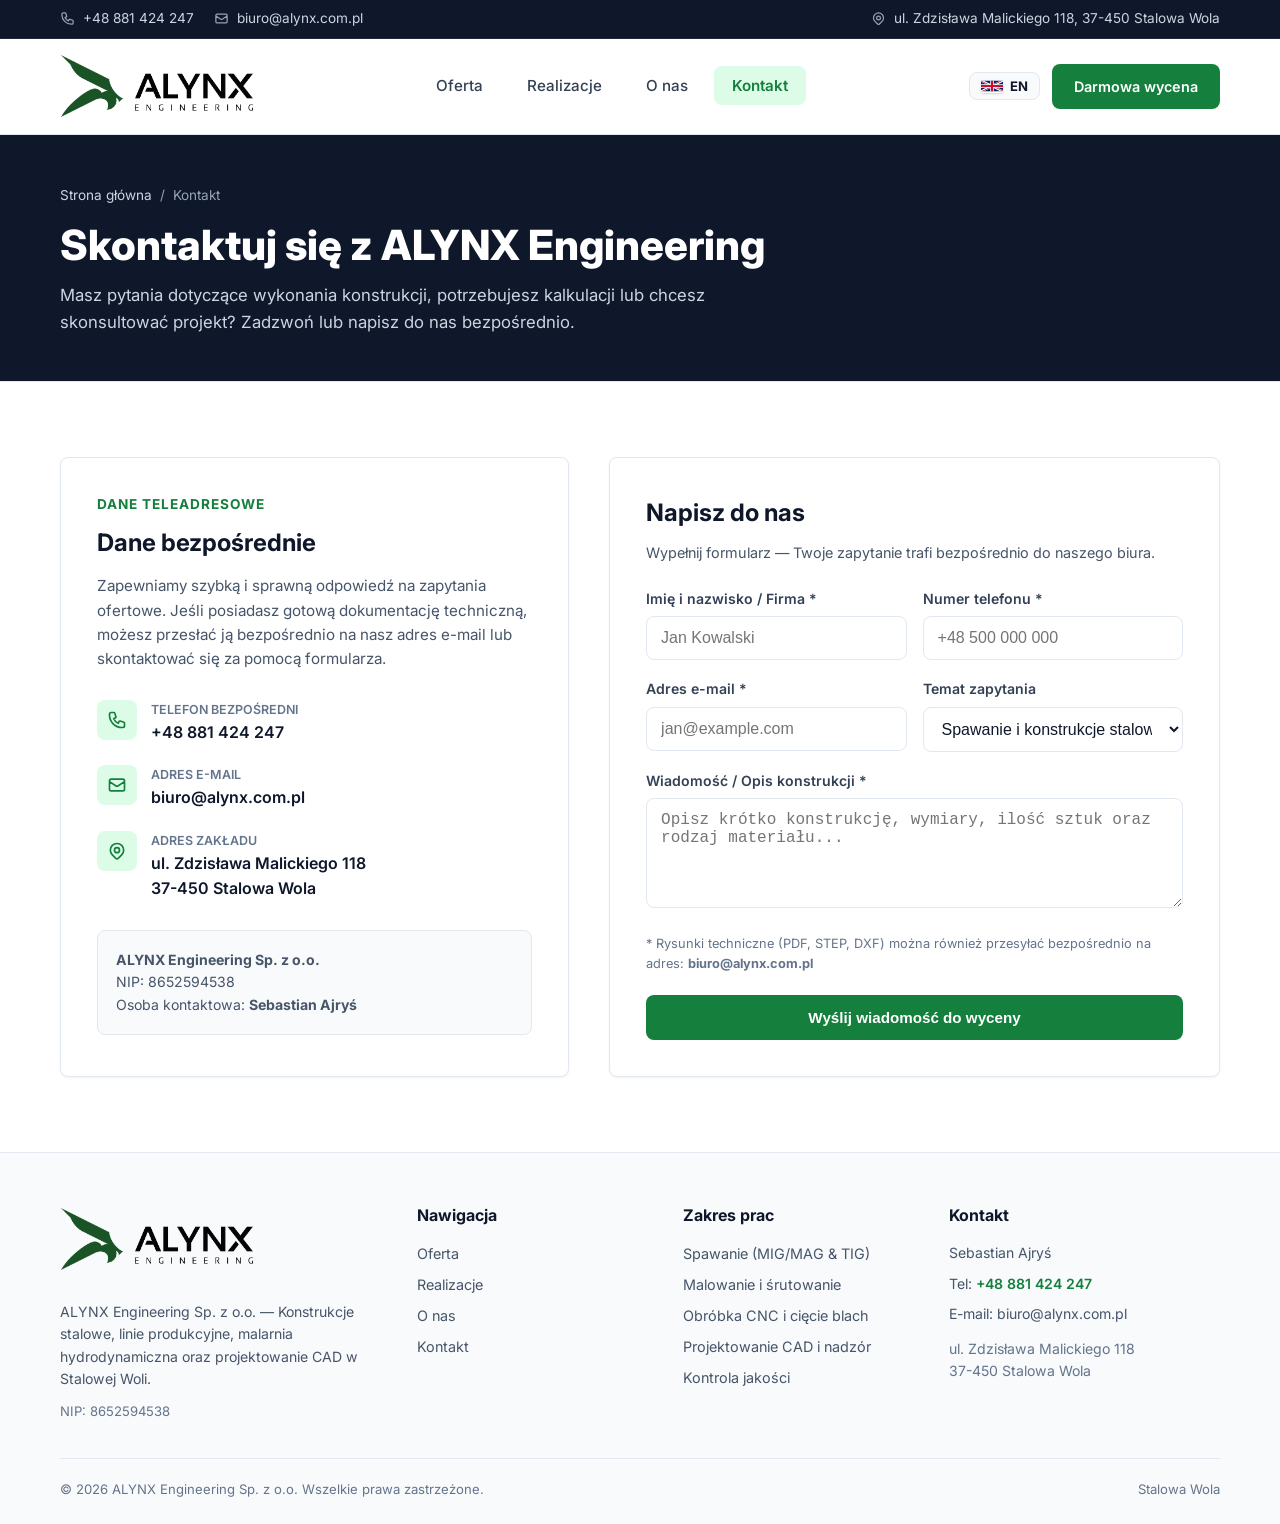
<file: kontakt.html>
<!DOCTYPE html>
<html lang="pl">
<head>
  <meta charset="UTF-8">
  <meta name="viewport" content="width=device-width, initial-scale=1.0">
  <title>Kontakt — ALYNX Engineering | Wycena i dane kontaktowe</title>
  <meta name="description" content="Skontaktuj się z ALYNX Engineering w Stalowej Woli. Sebastian Ajryś — telefon: +48 881 424 247, email: biuro@alynx.com.pl. Wyceny konstrukcji stalowych, spawania, malarni, CNC i projektowania CAD.">
  
  <!-- Identyfikacja dla Google, Chrome i PWA (Miniaturki i skróty "ALYNX") -->
  <meta name="application-name" content="ALYNX">
  <meta name="apple-mobile-web-app-title" content="ALYNX">
  <meta property="og:site_name" content="ALYNX Engineering">
  <meta property="og:title" content="Kontakt — ALYNX Engineering">
  <meta property="og:description" content="Skontaktuj się z ALYNX Engineering w Stalowej Woli. Formularz wyceny, telefon i adres zakładu produkcyjnego.">
  <meta property="og:image" content="./assets/images/logo.png">
  <link rel="manifest" href="./site.webmanifest">
  <link rel="alternate" hreflang="pl" href="./kontakt.html">
  <link rel="alternate" hreflang="en" href="./en/contact.html">

  <link rel="icon" type="image/png" href="./assets/images/favicon.png">
  <link rel="stylesheet" href="./assets/css/style.css">
</head>
<body>

  <!-- TOP BAR -->
  <div class="top-bar">
    <div class="container top-bar-content">
      <div style="display: flex; gap: 20px; align-items: center; flex-wrap: wrap;">
        <span class="top-bar-item">
          <svg xmlns="http://www.w3.org/2000/svg" fill="none" viewBox="0 0 24 24" stroke="currentColor">
            <path stroke-linecap="round" stroke-linejoin="round" stroke-width="2" d="M3 5a2 2 0 012-2h3.28a1 1 0 01.948.684l1.498 4.493a1 1 0 01-.502 1.21l-2.257 1.13a11.042 11.042 0 005.516 5.516l1.13-2.257a1 1 0 011.21-.502l4.493 1.498a1 1 0 01.684.949V19a2 2 0 01-2 2h-1C9.716 21 3 14.284 3 6V5z"/>
          </svg>
          <a href="tel:+48881424247">+48 881 424 247</a>
        </span>
        <span class="top-bar-item">
          <svg xmlns="http://www.w3.org/2000/svg" fill="none" viewBox="0 0 24 24" stroke="currentColor">
            <path stroke-linecap="round" stroke-linejoin="round" stroke-width="2" d="M3 8l7.89 5.26a2 2 0 002.22 0L21 8M5 19h14a2 2 0 002-2V7a2 2 0 00-2-2H5a2 2 0 00-2 2v10a2 2 0 002 2z"/>
          </svg>
          <a href="mailto:biuro@alynx.com.pl">biuro@alynx.com.pl</a>
        </span>
      </div>
      <div style="display: flex; gap: 16px; align-items: center;">
        <span class="top-bar-item">
          <svg xmlns="http://www.w3.org/2000/svg" fill="none" viewBox="0 0 24 24" stroke="currentColor">
            <path stroke-linecap="round" stroke-linejoin="round" stroke-width="2" d="M17.657 16.657L13.414 20.9a1.998 1.998 0 01-2.827 0l-4.244-4.243a8 8 0 1111.314 0z"/>
            <path stroke-linecap="round" stroke-linejoin="round" stroke-width="2" d="M15 11a3 3 0 11-6 0 3 3 0 016 0z"/>
          </svg>
          ul. Zdzisława Malickiego 118, 37-450 Stalowa Wola
        </span>
      </div>
    </div>
  </div>

  <!-- HEADER -->
  <header class="site-header">
    <div class="container header-inner">
      <a href="index.html" class="logo-btn" title="ALYNX Engineering — Strona Główna">
        <img src="./assets/images/logo.png" alt="ALYNX Engineering">
      </a>

      <nav aria-label="Menu strony">
        <ul class="nav-menu" id="navMenu">
          <li><a href="oferta.html" class="nav-link">Oferta</a></li>
          <li><a href="realizacje.html" class="nav-link">Realizacje</a></li>
          <li><a href="o-nas.html" class="nav-link">O nas</a></li>
          <li><a href="kontakt.html" class="nav-link active">Kontakt</a></li>
          <li class="mobile-only-action" style="margin-top: 10px;">
            <a href="kontakt.html" class="btn btn-primary" style="width: 100%; text-align: center; justify-content: center;">Darmowa wycena</a>
          </li>
          <li class="mobile-only-action">
            <a href="tel:+48881424247" class="mobile-call-link">
              <svg xmlns="http://www.w3.org/2000/svg" width="18" height="18" fill="none" viewBox="0 0 24 24" stroke="currentColor">
                <path stroke-linecap="round" stroke-linejoin="round" stroke-width="2" d="M3 5a2 2 0 012-2h3.28a1 1 0 01.948.684l1.498 4.493a1 1 0 01-.502 1.21l-2.257 1.13a11.042 11.042 0 005.516 5.516l1.13-2.257a1 1 0 011.21-.502l4.493 1.498a1 1 0 01.684.949V19a2 2 0 01-2 2h-1C9.716 21 3 14.284 3 6V5z"/>
              </svg>
              Zadzwoń: +48 881 424 247
            </a>
          </li>
        </ul>
      </nav>

      <div style="display: flex; align-items: center; gap: 12px;">
        <a href="./en/contact.html" class="lang-flag-btn" hreflang="en" title="English version" aria-label="Switch to English">
          <svg xmlns="http://www.w3.org/2000/svg" viewBox="0 0 60 30" width="22" height="14" class="flag-icon" aria-hidden="true">
            <clipPath id="uk-flag-clip-kontakt">
              <path d="M0 0v30h60V0z"/>
            </clipPath>
            <clipPath id="uk-flag-cross-kontakt">
              <path d="M30 15h30v15zv15h-30zh-30v-15zv-15h30z"/>
            </clipPath>
            <g clip-path="url(#uk-flag-clip-kontakt)">
              <path d="M0 0v30h60V0z" fill="#012169"/>
              <path d="M0 0l60 30m0-30L0 30" stroke="#fff" stroke-width="6"/>
              <path d="M0 0l60 30m0-30L0 30" clip-path="url(#uk-flag-cross-kontakt)" stroke="#C8102E" stroke-width="4"/>
              <path d="M30 0v30M0 15h60" stroke="#fff" stroke-width="10"/>
              <path d="M30 0v30M0 15h60" stroke="#C8102E" stroke-width="6"/>
            </g>
          </svg>
          <span>EN</span>
        </a>
        <a href="kontakt.html" class="header-cta-btn">Darmowa wycena</a>
        <button type="button" class="mobile-menu-btn" id="mobileMenuBtn" aria-label="Otwórz menu">
          <svg xmlns="http://www.w3.org/2000/svg" fill="none" viewBox="0 0 24 24" stroke="currentColor">
            <path stroke-linecap="round" stroke-linejoin="round" stroke-width="2" d="M4 6h16M4 12h16m-7 6h7"/>
          </svg>
        </button>
      </div>
    </div>
  </header>

  <!-- PAGE HERO -->
  <section class="page-hero">
    <div class="container">
      <div class="breadcrumbs">
        <a href="index.html">Strona główna</a>
        <span>/</span>
        <span>Kontakt</span>
      </div>
      <h1 class="page-hero-title">Skontaktuj się z ALYNX Engineering</h1>
      <p class="page-hero-desc">
        Masz pytania dotyczące wykonania konstrukcji, potrzebujesz kalkulacji lub chcesz skonsultować projekt? Zadzwoń lub napisz do nas bezpośrednio.
      </p>
    </div>
  </section>

  <!-- FORMULARZ I DANE KONTAKTOWE -->
  <main class="section">
    <div class="container">
      
      <div class="contact-grid">
        
        <!-- Lewa kolumna: Dane kontaktowe -->
        <div class="contact-card">
          <div class="section-kicker">Dane teleadresowe</div>
          <h3>Dane bezpośrednie</h3>
          <p>
            Zapewniamy szybką i sprawną odpowiedź na zapytania ofertowe. Jeśli posiadasz gotową dokumentację techniczną, możesz przesłać ją bezpośrednio na nasz adres e-mail lub skontaktować się za pomocą formularza.
          </p>

          <div class="contact-list">
            
            <div class="contact-row">
              <div class="contact-icon">
                <svg xmlns="http://www.w3.org/2000/svg" fill="none" viewBox="0 0 24 24" stroke="currentColor">
                  <path stroke-linecap="round" stroke-linejoin="round" stroke-width="2" d="M3 5a2 2 0 012-2h3.28a1 1 0 01.948.684l1.498 4.493a1 1 0 01-.502 1.21l-2.257 1.13a11.042 11.042 0 005.516 5.516l1.13-2.257a1 1 0 011.21-.502l4.493 1.498a1 1 0 01.684.949V19a2 2 0 01-2 2h-1C9.716 21 3 14.284 3 6V5z"/>
                </svg>
              </div>
              <div>
                <div class="contact-label">Telefon bezpośredni</div>
                <div class="contact-value">
                  <a href="tel:+48881424247">+48 881 424 247</a>
                </div>
              </div>
            </div>

            <div class="contact-row">
              <div class="contact-icon">
                <svg xmlns="http://www.w3.org/2000/svg" fill="none" viewBox="0 0 24 24" stroke="currentColor">
                  <path stroke-linecap="round" stroke-linejoin="round" stroke-width="2" d="M3 8l7.89 5.26a2 2 0 002.22 0L21 8M5 19h14a2 2 0 002-2V7a2 2 0 00-2-2H5a2 2 0 00-2 2v10a2 2 0 002 2z"/>
                </svg>
              </div>
              <div>
                <div class="contact-label">Adres e-mail</div>
                <div class="contact-value">
                  <a href="mailto:biuro@alynx.com.pl">biuro@alynx.com.pl</a>
                </div>
              </div>
            </div>

            <div class="contact-row">
              <div class="contact-icon">
                <svg xmlns="http://www.w3.org/2000/svg" fill="none" viewBox="0 0 24 24" stroke="currentColor">
                  <path stroke-linecap="round" stroke-linejoin="round" stroke-width="2" d="M17.657 16.657L13.414 20.9a1.998 1.998 0 01-2.827 0l-4.244-4.243a8 8 0 1111.314 0z"/>
                  <path stroke-linecap="round" stroke-linejoin="round" stroke-width="2" d="M15 11a3 3 0 11-6 0 3 3 0 016 0z"/>
                </svg>
              </div>
              <div>
                <div class="contact-label">Adres zakładu</div>
                <div class="contact-value">
                  ul. Zdzisława Malickiego 118<br>
                  37-450 Stalowa Wola
                </div>
              </div>
            </div>

          </div>

          <div style="background-color: var(--bg-alt); border: 1px solid var(--gray-border); border-radius: var(--radius); padding: 18px; font-size: 0.88rem; color: #475569;">
            <strong>ALYNX Engineering Sp. z o.o.</strong><br>
            NIP: 8652594538<br>
            Osoba kontaktowa: <strong>Sebastian Ajryś</strong>
          </div>
        </div>

        <!-- Prawa kolumna: Formularz kontaktowy -->
        <div class="form-card">
          <h3>Napisz do nas</h3>
          <p>Wypełnij formularz — Twoje zapytanie trafi bezpośrednio do naszego biura.</p>

          <div id="formStatus" style="display: none;"></div>

          <form id="contactForm" novalidate>
            <!-- Ochrona antyspamowa i bramka Web3Forms -->
            <input type="hidden" name="access_key" id="w3fKey" value="">
            <input type="checkbox" name="botcheck" tabindex="-1" style="display: none;">
            
            <div class="form-row">
              <div class="form-group">
                <label for="cName" class="form-label">Imię i nazwisko / Firma *</label>
                <input type="text" id="cName" name="name" class="form-input" placeholder="Jan Kowalski" required>
                <span class="form-error-msg" id="cNameError" style="display: none;"></span>
              </div>
              <div class="form-group">
                <label for="cPhone" class="form-label">Numer telefonu *</label>
                <input type="tel" id="cPhone" name="phone" class="form-input" placeholder="+48 500 000 000" required>
                <span class="form-error-msg" id="cPhoneError" style="display: none;"></span>
              </div>
            </div>

            <div class="form-row">
              <div class="form-group">
                <label for="cEmail" class="form-label">Adres e-mail *</label>
                <input type="email" id="cEmail" name="email" class="form-input" placeholder="jan@example.com" required>
                <span class="form-error-msg" id="cEmailError" style="display: none;"></span>
              </div>
              <div class="form-group">
                <label for="cService" class="form-label">Temat zapytania</label>
                <select id="cService" name="service" class="form-select">
                  <option value="Spawanie i konstrukcje stalowe (MIG/MAG & TIG)">Spawanie i konstrukcje stalowe (MIG/MAG &amp; TIG)</option>
                  <option value="Malowanie hydrodynamiczne i śrutowanie">Malowanie hydrodynamiczne i śrutowanie</option>
                  <option value="Obróbka CNC i cięcie blach">Wielkogabarytowa obróbka CNC i cięcie blach</option>
                  <option value="Projektowanie CAD i dokumentacja">Projektowanie CAD i nadzór inżynieryjny</option>
                  <option value="Kompleksowa realizacja pod klucz / Inne">Kompleksowa realizacja pod klucz / Inne</option>
                </select>
              </div>
            </div>

            <div class="form-group">
              <label for="cMessage" class="form-label">Wiadomość / Opis konstrukcji *</label>
              <textarea id="cMessage" name="message" class="form-textarea" placeholder="Opisz krótko konstrukcję, wymiary, ilość sztuk oraz rodzaj materiału..." required></textarea>
              <span class="form-error-msg" id="cMessageError" style="display: none;"></span>
            </div>

            <div style="font-size: 0.8rem; color: #64748B; margin-bottom: 20px;">
              * Rysunki techniczne (PDF, STEP, DXF) można również przesyłać bezpośrednio na adres: <strong>biuro@alynx.com.pl</strong>
            </div>

            <button type="submit" class="btn btn-primary" id="cSubmitBtn" style="width: 100%;">
              Wyślij wiadomość do wyceny
            </button>

          </form>
        </div>

      </div>

    </div>
  </main>

  <!-- FOOTER -->
  <footer class="site-footer">
    <div class="container">
      <div class="footer-grid">
        <div>
          <a href="index.html" class="logo-btn" style="margin-bottom: 12px;">
            <img src="./assets/images/logo.png" alt="ALYNX Engineering" class="footer-logo">
          </a>
          <p class="footer-about">
            ALYNX Engineering Sp. z o.o. — Konstrukcje stalowe, linie produkcyjne, malarnia hydrodynamiczna oraz projektowanie CAD w Stalowej Woli.
          </p>
          <div style="font-size: 0.82rem; color: #64748B;">NIP: 8652594538</div>
        </div>
        <div>
          <h4 class="footer-col-title">Nawigacja</h4>
          <ul class="footer-links">
            <li><a href="oferta.html">Oferta</a></li>
            <li><a href="realizacje.html">Realizacje</a></li>
            <li><a href="o-nas.html">O nas</a></li>
            <li><a href="kontakt.html">Kontakt</a></li>
          </ul>
        </div>
        <div>
          <h4 class="footer-col-title">Zakres prac</h4>
          <ul class="footer-links">
            <li><a href="oferta.html#spawanie">Spawanie (MIG/MAG &amp; TIG)</a></li>
            <li><a href="oferta.html#malowanie">Malowanie i śrutowanie</a></li>
            <li><a href="oferta.html#cnc">Obróbka CNC i cięcie blach</a></li>
            <li><a href="oferta.html#cad">Projektowanie CAD i nadzór</a></li>
            <li><a href="oferta.html#jakosc">Kontrola jakości</a></li>
          </ul>
        </div>
        <div>
          <h4 class="footer-col-title">Kontakt</h4>
          <div style="display: flex; flex-direction: column; gap: 8px; font-size: 0.88rem;">
            <div>Sebastian Ajryś</div>
            <div>Tel: <a href="tel:+48881424247" style="color: var(--primary); font-weight: 600;">+48 881 424 247</a></div>
            <div>E-mail: <a href="mailto:biuro@alynx.com.pl">biuro@alynx.com.pl</a></div>
            <div style="color: #64748B; margin-top: 4px;">ul. Zdzisława Malickiego 118<br>37-450 Stalowa Wola</div>
          </div>
        </div>
      </div>
      <div class="footer-bottom">
        <div>&copy; <span id="currentYear">2026</span> ALYNX Engineering Sp. z o.o. Wszelkie prawa zastrzeżone.</div>
        <div>Stalowa Wola</div>
      </div>
    </div>
  </footer>

  <script src="./assets/js/main.js"></script>
</body>
</html>
</file>
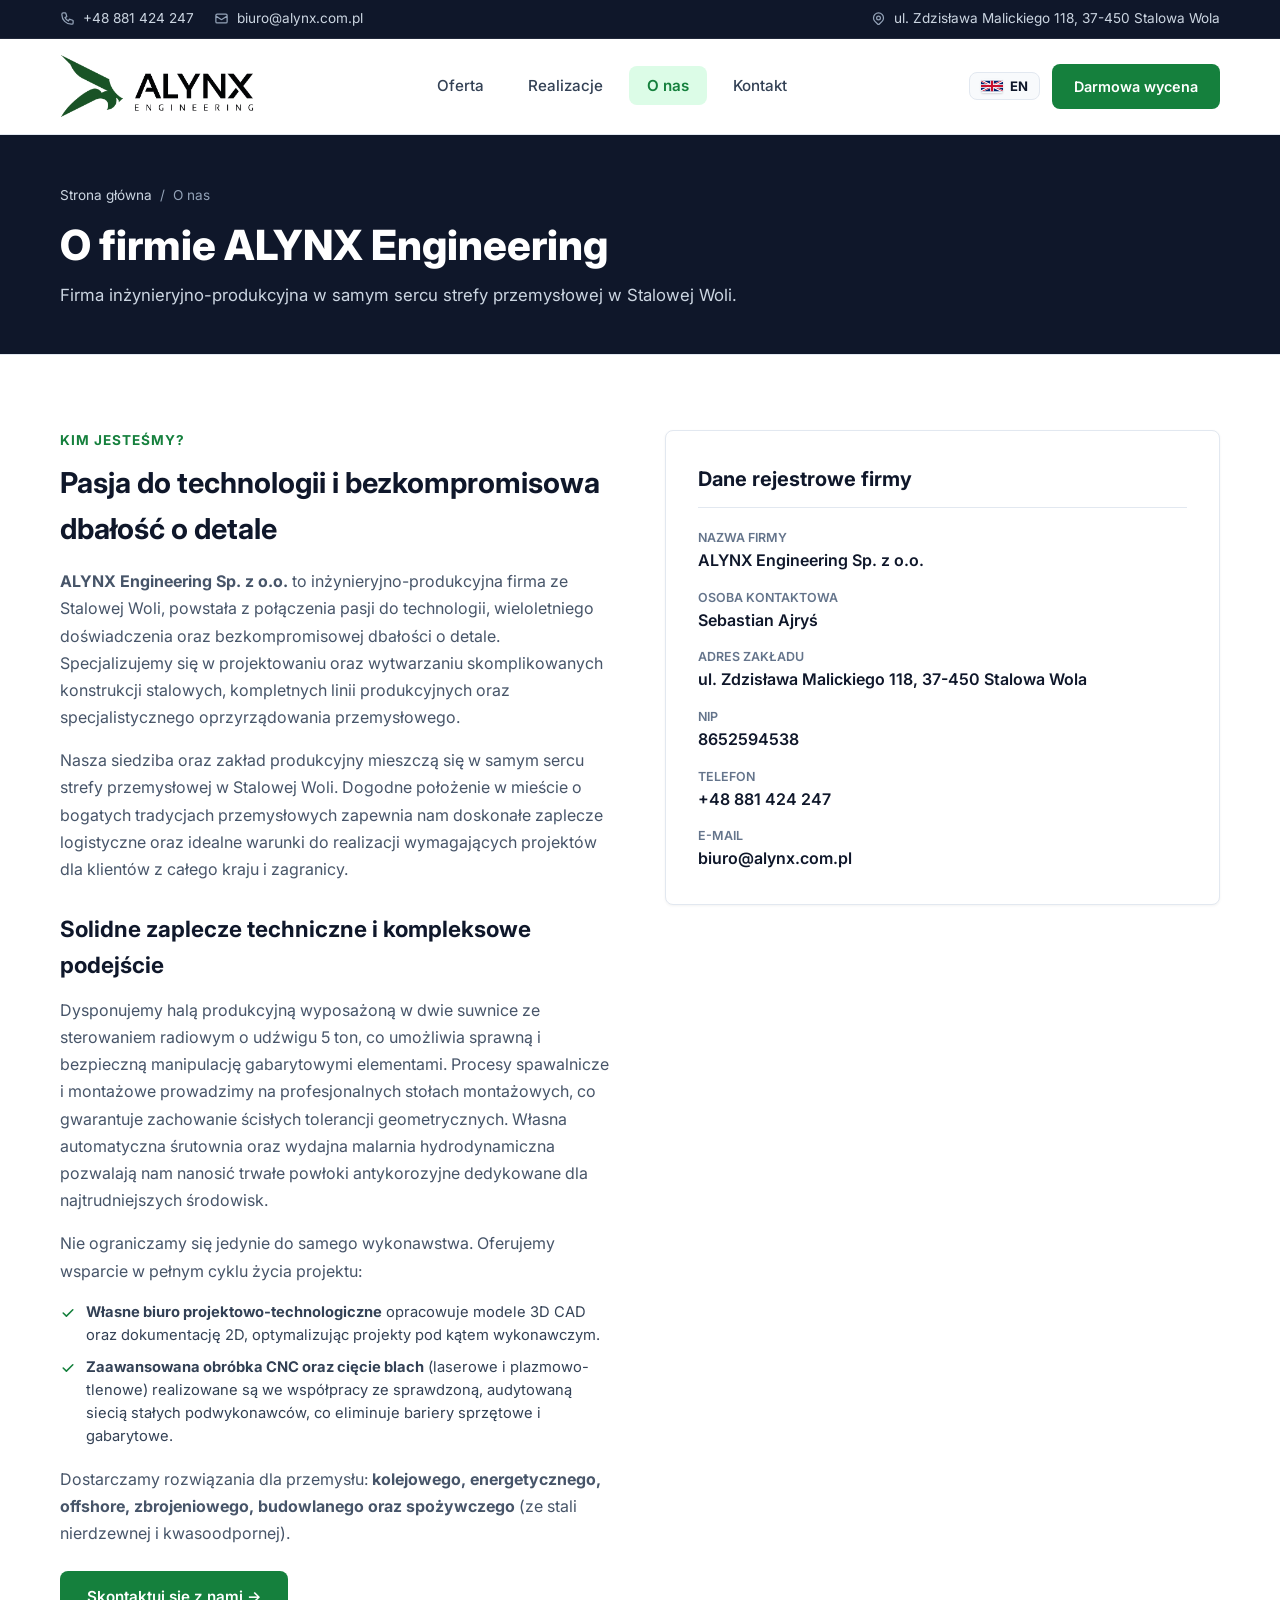
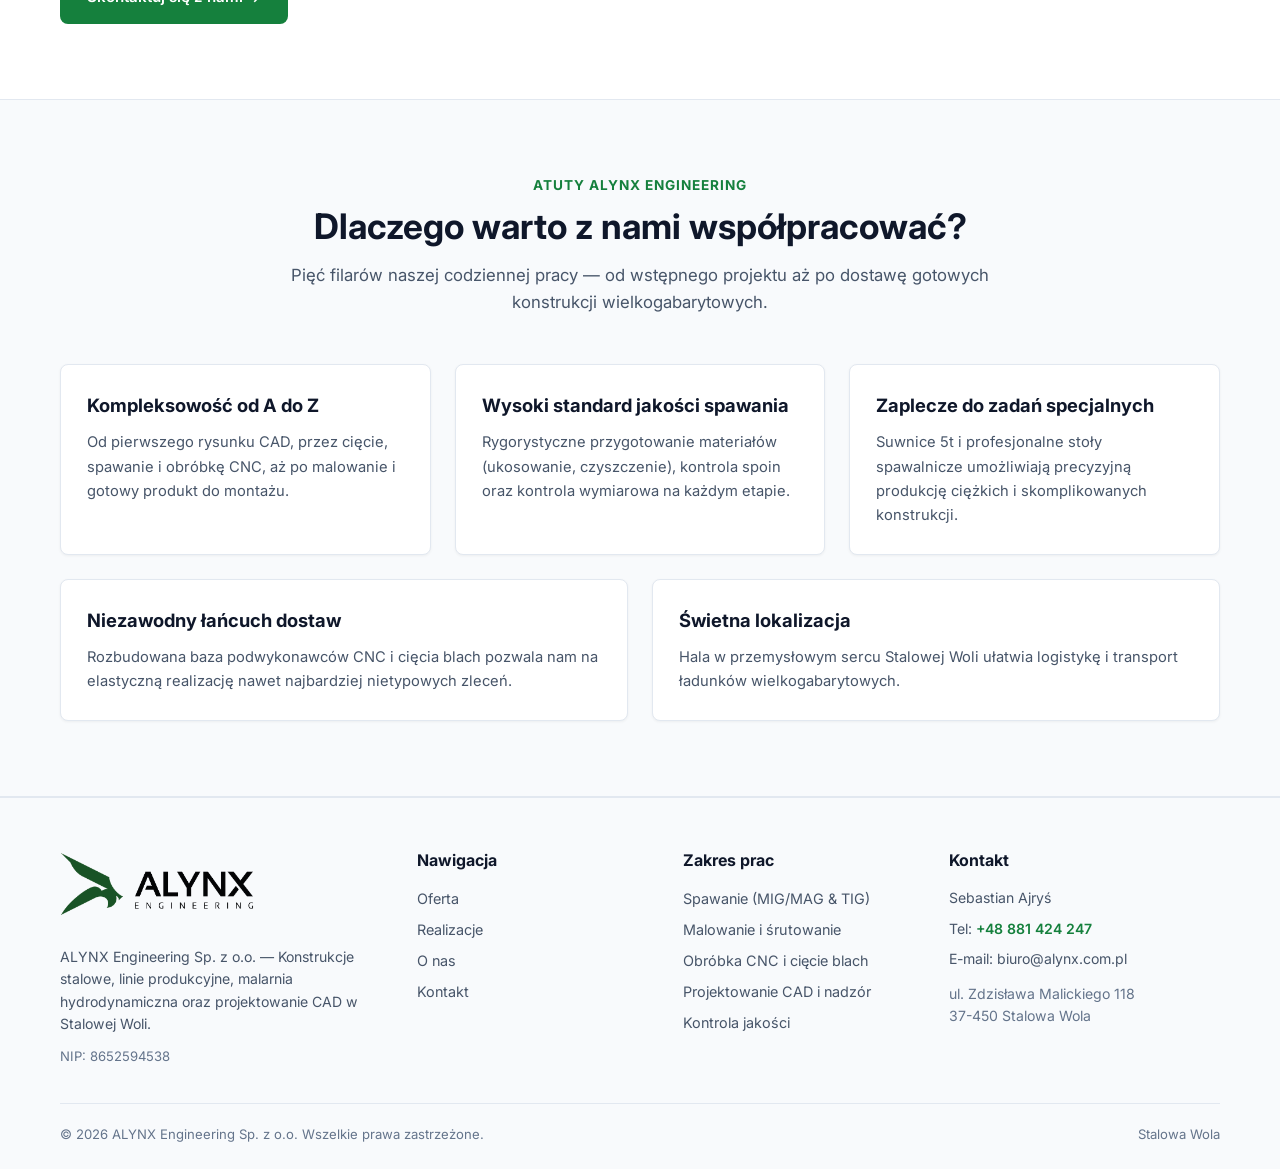
<file: o-nas.html>
<!DOCTYPE html>
<html lang="pl">
<head>
  <meta charset="UTF-8">
  <meta name="viewport" content="width=device-width, initial-scale=1.0">
  <title>O nas — ALYNX Engineering | Firma inżynieryjno-produkcyjna</title>
  <meta name="description" content="Poznaj ALYNX Engineering ze Stalowej Woli. Specjalizujemy się w projektowaniu oraz wytwarzaniu skomplikowanych konstrukcji stalowych, linii produkcyjnych i oprzyrządowania.">
  
  <!-- Identyfikacja dla Google, Chrome i PWA (Miniaturki i skróty "ALYNX") -->
  <meta name="application-name" content="ALYNX">
  <meta name="apple-mobile-web-app-title" content="ALYNX">
  <meta property="og:site_name" content="ALYNX Engineering">
  <meta property="og:title" content="O nas — ALYNX Engineering">
  <meta property="og:description" content="Poznaj profil ALYNX Engineering Sp. z o.o. w Stalowej Woli: inżynieria, produkcja konstrukcji stalowych, zaplecze maszynowe i suwnice 5t.">
  <meta property="og:image" content="./assets/images/logo.png">
  <link rel="manifest" href="./site.webmanifest">
  <link rel="alternate" hreflang="pl" href="./o-nas.html">
  <link rel="alternate" hreflang="en" href="./en/about.html">

  <link rel="icon" type="image/png" href="./assets/images/favicon.png">
  <link rel="stylesheet" href="./assets/css/style.css">
</head>
<body>

  <!-- TOP BAR -->
  <div class="top-bar">
    <div class="container top-bar-content">
      <div style="display: flex; gap: 20px; align-items: center; flex-wrap: wrap;">
        <span class="top-bar-item">
          <svg xmlns="http://www.w3.org/2000/svg" fill="none" viewBox="0 0 24 24" stroke="currentColor">
            <path stroke-linecap="round" stroke-linejoin="round" stroke-width="2" d="M3 5a2 2 0 012-2h3.28a1 1 0 01.948.684l1.498 4.493a1 1 0 01-.502 1.21l-2.257 1.13a11.042 11.042 0 005.516 5.516l1.13-2.257a1 1 0 011.21-.502l4.493 1.498a1 1 0 01.684.949V19a2 2 0 01-2 2h-1C9.716 21 3 14.284 3 6V5z"/>
          </svg>
          <a href="tel:+48881424247">+48 881 424 247</a>
        </span>
        <span class="top-bar-item">
          <svg xmlns="http://www.w3.org/2000/svg" fill="none" viewBox="0 0 24 24" stroke="currentColor">
            <path stroke-linecap="round" stroke-linejoin="round" stroke-width="2" d="M3 8l7.89 5.26a2 2 0 002.22 0L21 8M5 19h14a2 2 0 002-2V7a2 2 0 00-2-2H5a2 2 0 00-2 2v10a2 2 0 002 2z"/>
          </svg>
          <a href="mailto:biuro@alynx.com.pl">biuro@alynx.com.pl</a>
        </span>
      </div>
      <div style="display: flex; gap: 16px; align-items: center;">
        <span class="top-bar-item">
          <svg xmlns="http://www.w3.org/2000/svg" fill="none" viewBox="0 0 24 24" stroke="currentColor">
            <path stroke-linecap="round" stroke-linejoin="round" stroke-width="2" d="M17.657 16.657L13.414 20.9a1.998 1.998 0 01-2.827 0l-4.244-4.243a8 8 0 1111.314 0z"/>
            <path stroke-linecap="round" stroke-linejoin="round" stroke-width="2" d="M15 11a3 3 0 11-6 0 3 3 0 016 0z"/>
          </svg>
          ul. Zdzisława Malickiego 118, 37-450 Stalowa Wola
        </span>
      </div>
    </div>
  </div>

  <!-- HEADER -->
  <header class="site-header">
    <div class="container header-inner">
      <a href="index.html" class="logo-btn" title="ALYNX Engineering — Strona Główna">
        <img src="./assets/images/logo.png" alt="ALYNX Engineering">
      </a>

      <nav aria-label="Menu strony">
        <ul class="nav-menu" id="navMenu">
          <li><a href="oferta.html" class="nav-link">Oferta</a></li>
          <li><a href="realizacje.html" class="nav-link">Realizacje</a></li>
          <li><a href="o-nas.html" class="nav-link active">O nas</a></li>
          <li><a href="kontakt.html" class="nav-link">Kontakt</a></li>
          <li class="mobile-only-action" style="margin-top: 10px;">
            <a href="kontakt.html" class="btn btn-primary" style="width: 100%; text-align: center; justify-content: center;">Darmowa wycena</a>
          </li>
          <li class="mobile-only-action">
            <a href="tel:+48881424247" class="mobile-call-link">
              <svg xmlns="http://www.w3.org/2000/svg" width="18" height="18" fill="none" viewBox="0 0 24 24" stroke="currentColor">
                <path stroke-linecap="round" stroke-linejoin="round" stroke-width="2" d="M3 5a2 2 0 012-2h3.28a1 1 0 01.948.684l1.498 4.493a1 1 0 01-.502 1.21l-2.257 1.13a11.042 11.042 0 005.516 5.516l1.13-2.257a1 1 0 011.21-.502l4.493 1.498a1 1 0 01.684.949V19a2 2 0 01-2 2h-1C9.716 21 3 14.284 3 6V5z"/>
              </svg>
              Zadzwoń: +48 881 424 247
            </a>
          </li>
        </ul>
      </nav>

      <div style="display: flex; align-items: center; gap: 12px;">
        <a href="./en/about.html" class="lang-flag-btn" hreflang="en" title="English version" aria-label="Switch to English">
          <svg xmlns="http://www.w3.org/2000/svg" viewBox="0 0 60 30" width="22" height="14" class="flag-icon" aria-hidden="true">
            <clipPath id="uk-flag-clip-about">
              <path d="M0 0v30h60V0z"/>
            </clipPath>
            <clipPath id="uk-flag-cross-about">
              <path d="M30 15h30v15zv15h-30zh-30v-15zv-15h30z"/>
            </clipPath>
            <g clip-path="url(#uk-flag-clip-about)">
              <path d="M0 0v30h60V0z" fill="#012169"/>
              <path d="M0 0l60 30m0-30L0 30" stroke="#fff" stroke-width="6"/>
              <path d="M0 0l60 30m0-30L0 30" clip-path="url(#uk-flag-cross-about)" stroke="#C8102E" stroke-width="4"/>
              <path d="M30 0v30M0 15h60" stroke="#fff" stroke-width="10"/>
              <path d="M30 0v30M0 15h60" stroke="#C8102E" stroke-width="6"/>
            </g>
          </svg>
          <span>EN</span>
        </a>
        <a href="kontakt.html" class="header-cta-btn">Darmowa wycena</a>
        <button type="button" class="mobile-menu-btn" id="mobileMenuBtn" aria-label="Otwórz menu">
          <svg xmlns="http://www.w3.org/2000/svg" fill="none" viewBox="0 0 24 24" stroke="currentColor">
            <path stroke-linecap="round" stroke-linejoin="round" stroke-width="2" d="M4 6h16M4 12h16m-7 6h7"/>
          </svg>
        </button>
      </div>
    </div>
  </header>

  <!-- PAGE HERO -->
  <section class="page-hero">
    <div class="container">
      <div class="breadcrumbs">
        <a href="index.html">Strona główna</a>
        <span>/</span>
        <span>O nas</span>
      </div>
      <h1 class="page-hero-title">O firmie ALYNX Engineering</h1>
      <p class="page-hero-desc">
        Firma inżynieryjno-produkcyjna w samym sercu strefy przemysłowej w Stalowej Woli.
      </p>
    </div>
  </section>

  <!-- GŁÓWNA TREŚĆ O NAS -->
  <main class="section">
    <div class="container">
      
      <div class="about-grid" style="align-items: start;">
        <div class="about-text">
          <div class="section-kicker">Kim jesteśmy?</div>
          <h2 style="font-size: 1.8rem; font-weight: 700; color: var(--text-main); margin-bottom: 16px;">
            Pasja do technologii i bezkompromisowa dbałość o detale
          </h2>
          <p>
            <strong>ALYNX Engineering Sp. z o.o.</strong> to inżynieryjno-produkcyjna firma ze Stalowej Woli, powstała z połączenia pasji do technologii, wieloletniego doświadczenia oraz bezkompromisowej dbałości o detale. Specjalizujemy się w projektowaniu oraz wytwarzaniu skomplikowanych konstrukcji stalowych, kompletnych linii produkcyjnych oraz specjalistycznego oprzyrządowania przemysłowego.
          </p>
          <p>
            Nasza siedziba oraz zakład produkcyjny mieszczą się w samym sercu strefy przemysłowej w Stalowej Woli. Dogodne położenie w mieście o bogatych tradycjach przemysłowych zapewnia nam doskonałe zaplecze logistyczne oraz idealne warunki do realizacji wymagających projektów dla klientów z całego kraju i zagranicy.
          </p>

          <h3 style="margin-top: 28px; margin-bottom: 14px; font-size: 1.4rem;">
            Solidne zaplecze techniczne i kompleksowe podejście
          </h3>
          <p>
            Dysponujemy halą produkcyjną wyposażoną w dwie suwnice ze sterowaniem radiowym o udźwigu 5 ton, co umożliwia sprawną i bezpieczną manipulację gabarytowymi elementami. Procesy spawalnicze i montażowe prowadzimy na profesjonalnych stołach montażowych, co gwarantuje zachowanie ścisłych tolerancji geometrycznych. Własna automatyczna śrutownia oraz wydajna malarnia hydrodynamiczna pozwalają nam nanosić trwałe powłoki antykorozyjne dedykowane dla najtrudniejszych środowisk.
          </p>
          <p>
            Nie ograniczamy się jedynie do samego wykonawstwa. Oferujemy wsparcie w pełnym cyklu życia projektu:
          </p>
          <ul class="service-list" style="border-top: none; padding-top: 0; margin-bottom: 18px;">
            <li>
              <svg xmlns="http://www.w3.org/2000/svg" viewBox="0 0 20 20" fill="currentColor"><path fill-rule="evenodd" d="M16.707 5.293a1 1 0 010 1.414l-8 8a1 1 0 01-1.414 0l-4-4a1 1 0 011.414-1.414L8 12.586l7.293-7.293a1 1 0 011.414 0z" clip-rule="evenodd"/></svg>
              <span><strong>Własne biuro projektowo-technologiczne</strong> opracowuje modele 3D CAD oraz dokumentację 2D, optymalizując projekty pod kątem wykonawczym.</span>
            </li>
            <li>
              <svg xmlns="http://www.w3.org/2000/svg" viewBox="0 0 20 20" fill="currentColor"><path fill-rule="evenodd" d="M16.707 5.293a1 1 0 010 1.414l-8 8a1 1 0 01-1.414 0l-4-4a1 1 0 011.414-1.414L8 12.586l7.293-7.293a1 1 0 011.414 0z" clip-rule="evenodd"/></svg>
              <span><strong>Zaawansowana obróbka CNC oraz cięcie blach</strong> (laserowe i plazmowo-tlenowe) realizowane są we współpracy ze sprawdzoną, audytowaną siecią stałych podwykonawców, co eliminuje bariery sprzętowe i gabarytowe.</span>
            </li>
          </ul>
          <p>
            Dostarczamy rozwiązania dla przemysłu: <strong>kolejowego, energetycznego, offshore, zbrojeniowego, budowlanego oraz spożywczego</strong> (ze stali nierdzewnej i kwasoodpornej).
          </p>
          
          <div style="margin-top: 24px;">
            <a href="kontakt.html" class="btn btn-primary">Skontaktuj się z nami &rarr;</a>
          </div>
        </div>

        <div class="about-card-box">
          <h4>Dane rejestrowe firmy</h4>
          
          <div class="company-data-row">
            <span class="company-data-label">Nazwa firmy</span>
            <span class="company-data-value">ALYNX Engineering Sp. z o.o.</span>
          </div>

          <div class="company-data-row">
            <span class="company-data-label">Osoba kontaktowa</span>
            <span class="company-data-value">Sebastian Ajryś</span>
          </div>

          <div class="company-data-row">
            <span class="company-data-label">Adres zakładu</span>
            <span class="company-data-value">ul. Zdzisława Malickiego 118, 37-450 Stalowa Wola</span>
          </div>

          <div class="company-data-row">
            <span class="company-data-label">NIP</span>
            <span class="company-data-value">8652594538</span>
          </div>

          <div class="company-data-row">
            <span class="company-data-label">Telefon</span>
            <span class="company-data-value"><a href="tel:+48881424247">+48 881 424 247</a></span>
          </div>

          <div class="company-data-row" style="margin-bottom: 0;">
            <span class="company-data-label">E-mail</span>
            <span class="company-data-value"><a href="mailto:biuro@alynx.com.pl">biuro@alynx.com.pl</a></span>
          </div>
        </div>
      </div>

    </div>
  </main>

  <!-- FILARY NASZEJ PRACY -->
  <section class="section section-alt">
    <div class="container">
      
      <div class="section-header">
        <div class="section-kicker">Atuty ALYNX Engineering</div>
        <h2 class="section-title">Dlaczego warto z nami współpracować?</h2>
        <p class="section-desc">
          Pięć filarów naszej codziennej pracy — od wstępnego projektu aż po dostawę gotowych konstrukcji wielkogabarytowych.
        </p>
      </div>

      <div class="services-grid-5" style="margin-bottom: 0;">
        
        <div class="service-card" style="padding: 26px;">
          <h3 style="font-size: 1.15rem; font-weight: 700; color: var(--text-main); margin-bottom: 10px;">
            Kompleksowość od A do Z
          </h3>
          <p style="font-size: 0.92rem; color: var(--text-muted); line-height: 1.65;">
            Od pierwszego rysunku CAD, przez cięcie, spawanie i obróbkę CNC, aż po malowanie i gotowy produkt do montażu.
          </p>
        </div>

        <div class="service-card" style="padding: 26px;">
          <h3 style="font-size: 1.15rem; font-weight: 700; color: var(--text-main); margin-bottom: 10px;">
            Wysoki standard jakości spawania
          </h3>
          <p style="font-size: 0.92rem; color: var(--text-muted); line-height: 1.65;">
            Rygorystyczne przygotowanie materiałów (ukosowanie, czyszczenie), kontrola spoin oraz kontrola wymiarowa na każdym etapie.
          </p>
        </div>

        <div class="service-card" style="padding: 26px;">
          <h3 style="font-size: 1.15rem; font-weight: 700; color: var(--text-main); margin-bottom: 10px;">
            Zaplecze do zadań specjalnych
          </h3>
          <p style="font-size: 0.92rem; color: var(--text-muted); line-height: 1.65;">
            Suwnice 5t i profesjonalne stoły spawalnicze umożliwiają precyzyjną produkcję ciężkich i skomplikowanych konstrukcji.
          </p>
        </div>

        <div class="service-card" style="padding: 26px;">
          <h3 style="font-size: 1.15rem; font-weight: 700; color: var(--text-main); margin-bottom: 10px;">
            Niezawodny łańcuch dostaw
          </h3>
          <p style="font-size: 0.92rem; color: var(--text-muted); line-height: 1.65;">
            Rozbudowana baza podwykonawców CNC i cięcia blach pozwala nam na elastyczną realizację nawet najbardziej nietypowych zleceń.
          </p>
        </div>

        <div class="service-card" style="padding: 26px;">
          <h3 style="font-size: 1.15rem; font-weight: 700; color: var(--text-main); margin-bottom: 10px;">
            Świetna lokalizacja
          </h3>
          <p style="font-size: 0.92rem; color: var(--text-muted); line-height: 1.65;">
            Hala w przemysłowym sercu Stalowej Woli ułatwia logistykę i transport ładunków wielkogabarytowych.
          </p>
        </div>

      </div>

    </div>
  </section>

  <!-- FOOTER -->
  <footer class="site-footer">
    <div class="container">
      <div class="footer-grid">
        <div>
          <a href="index.html" class="logo-btn" style="margin-bottom: 12px;">
            <img src="./assets/images/logo.png" alt="ALYNX Engineering" class="footer-logo">
          </a>
          <p class="footer-about">
            ALYNX Engineering Sp. z o.o. — Konstrukcje stalowe, linie produkcyjne, malarnia hydrodynamiczna oraz projektowanie CAD w Stalowej Woli.
          </p>
          <div style="font-size: 0.82rem; color: #64748B;">NIP: 8652594538</div>
        </div>
        <div>
          <h4 class="footer-col-title">Nawigacja</h4>
          <ul class="footer-links">
            <li><a href="oferta.html">Oferta</a></li>
            <li><a href="realizacje.html">Realizacje</a></li>
            <li><a href="o-nas.html">O nas</a></li>
            <li><a href="kontakt.html">Kontakt</a></li>
          </ul>
        </div>
        <div>
          <h4 class="footer-col-title">Zakres prac</h4>
          <ul class="footer-links">
            <li><a href="oferta.html#spawanie">Spawanie (MIG/MAG &amp; TIG)</a></li>
            <li><a href="oferta.html#malowanie">Malowanie i śrutowanie</a></li>
            <li><a href="oferta.html#cnc">Obróbka CNC i cięcie blach</a></li>
            <li><a href="oferta.html#cad">Projektowanie CAD i nadzór</a></li>
            <li><a href="oferta.html#jakosc">Kontrola jakości</a></li>
          </ul>
        </div>
        <div>
          <h4 class="footer-col-title">Kontakt</h4>
          <div style="display: flex; flex-direction: column; gap: 8px; font-size: 0.88rem;">
            <div>Sebastian Ajryś</div>
            <div>Tel: <a href="tel:+48881424247" style="color: var(--primary); font-weight: 600;">+48 881 424 247</a></div>
            <div>E-mail: <a href="mailto:biuro@alynx.com.pl">biuro@alynx.com.pl</a></div>
            <div style="color: #64748B; margin-top: 4px;">ul. Zdzisława Malickiego 118<br>37-450 Stalowa Wola</div>
          </div>
        </div>
      </div>
      <div class="footer-bottom">
        <div>&copy; <span id="currentYear">2026</span> ALYNX Engineering Sp. z o.o. Wszelkie prawa zastrzeżone.</div>
        <div>Stalowa Wola</div>
      </div>
    </div>
  </footer>

  <script src="./assets/js/main.js"></script>
</body>
</html>
</file>
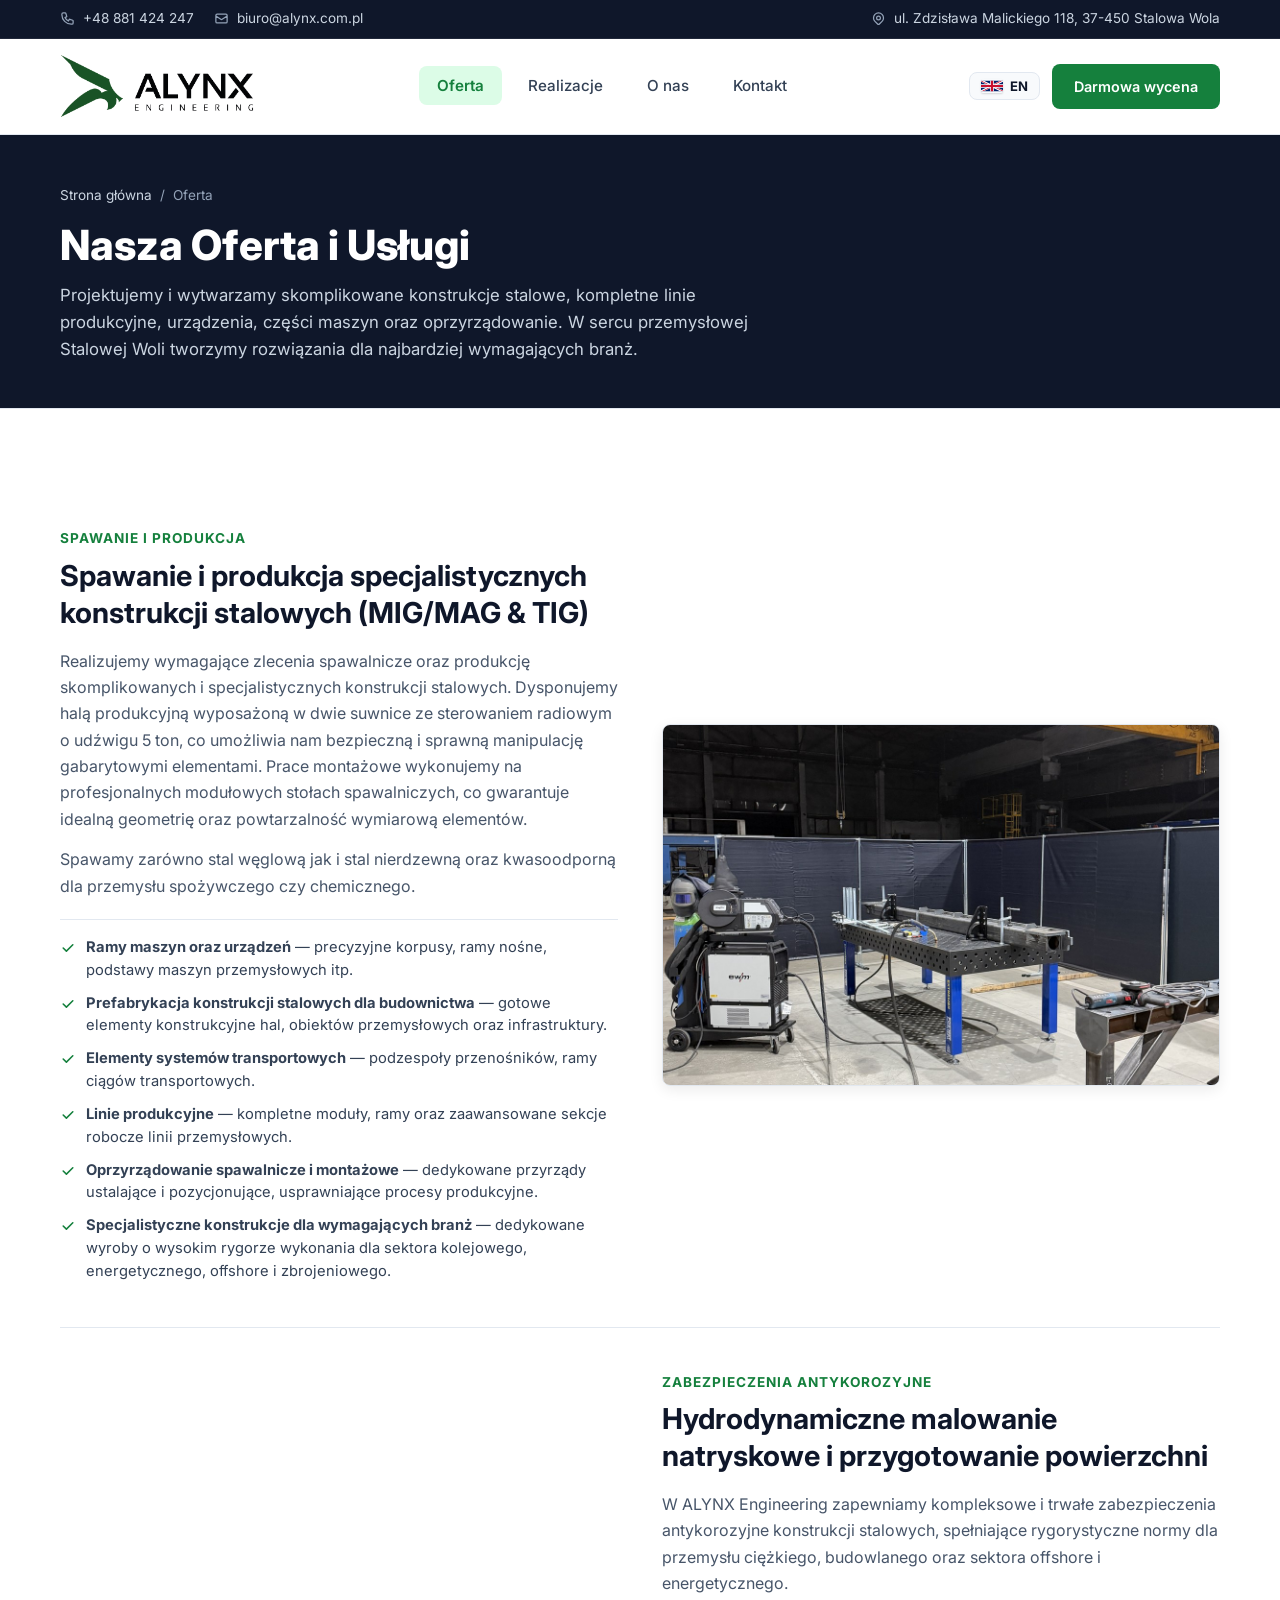
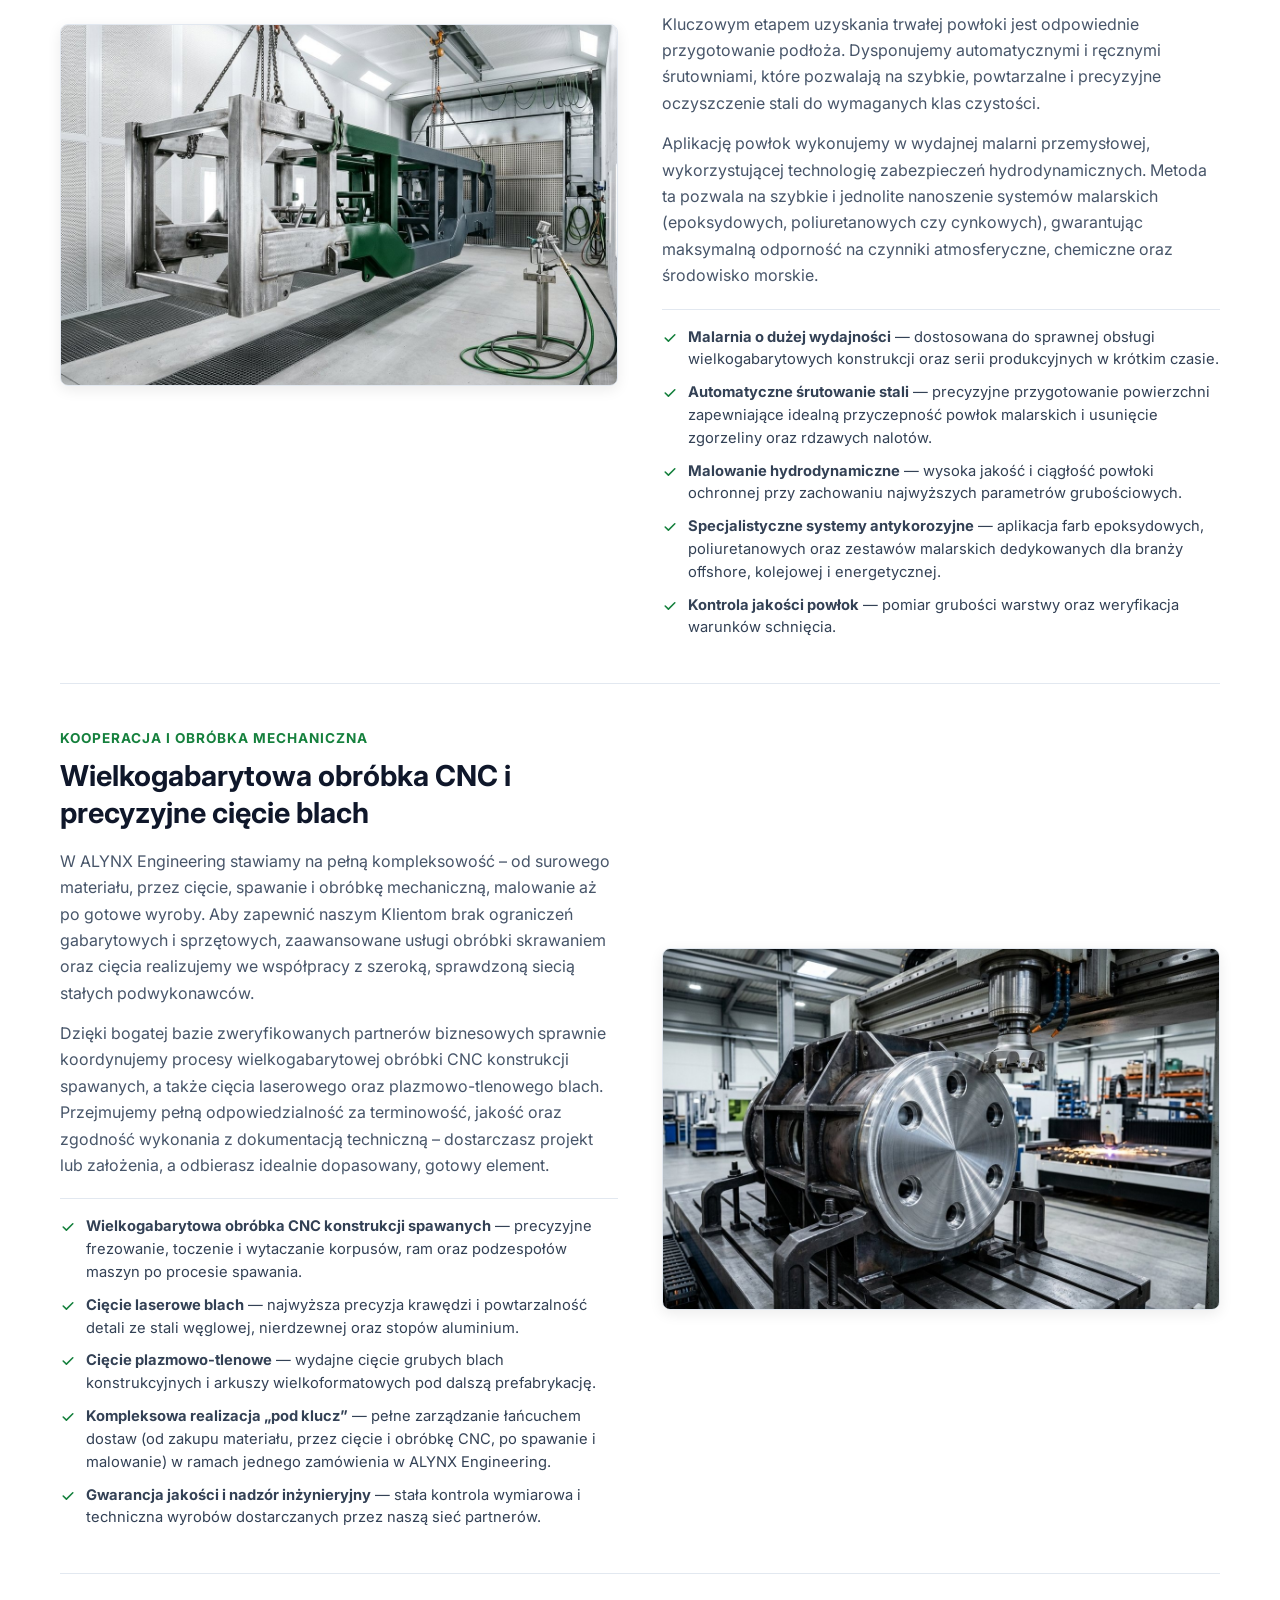
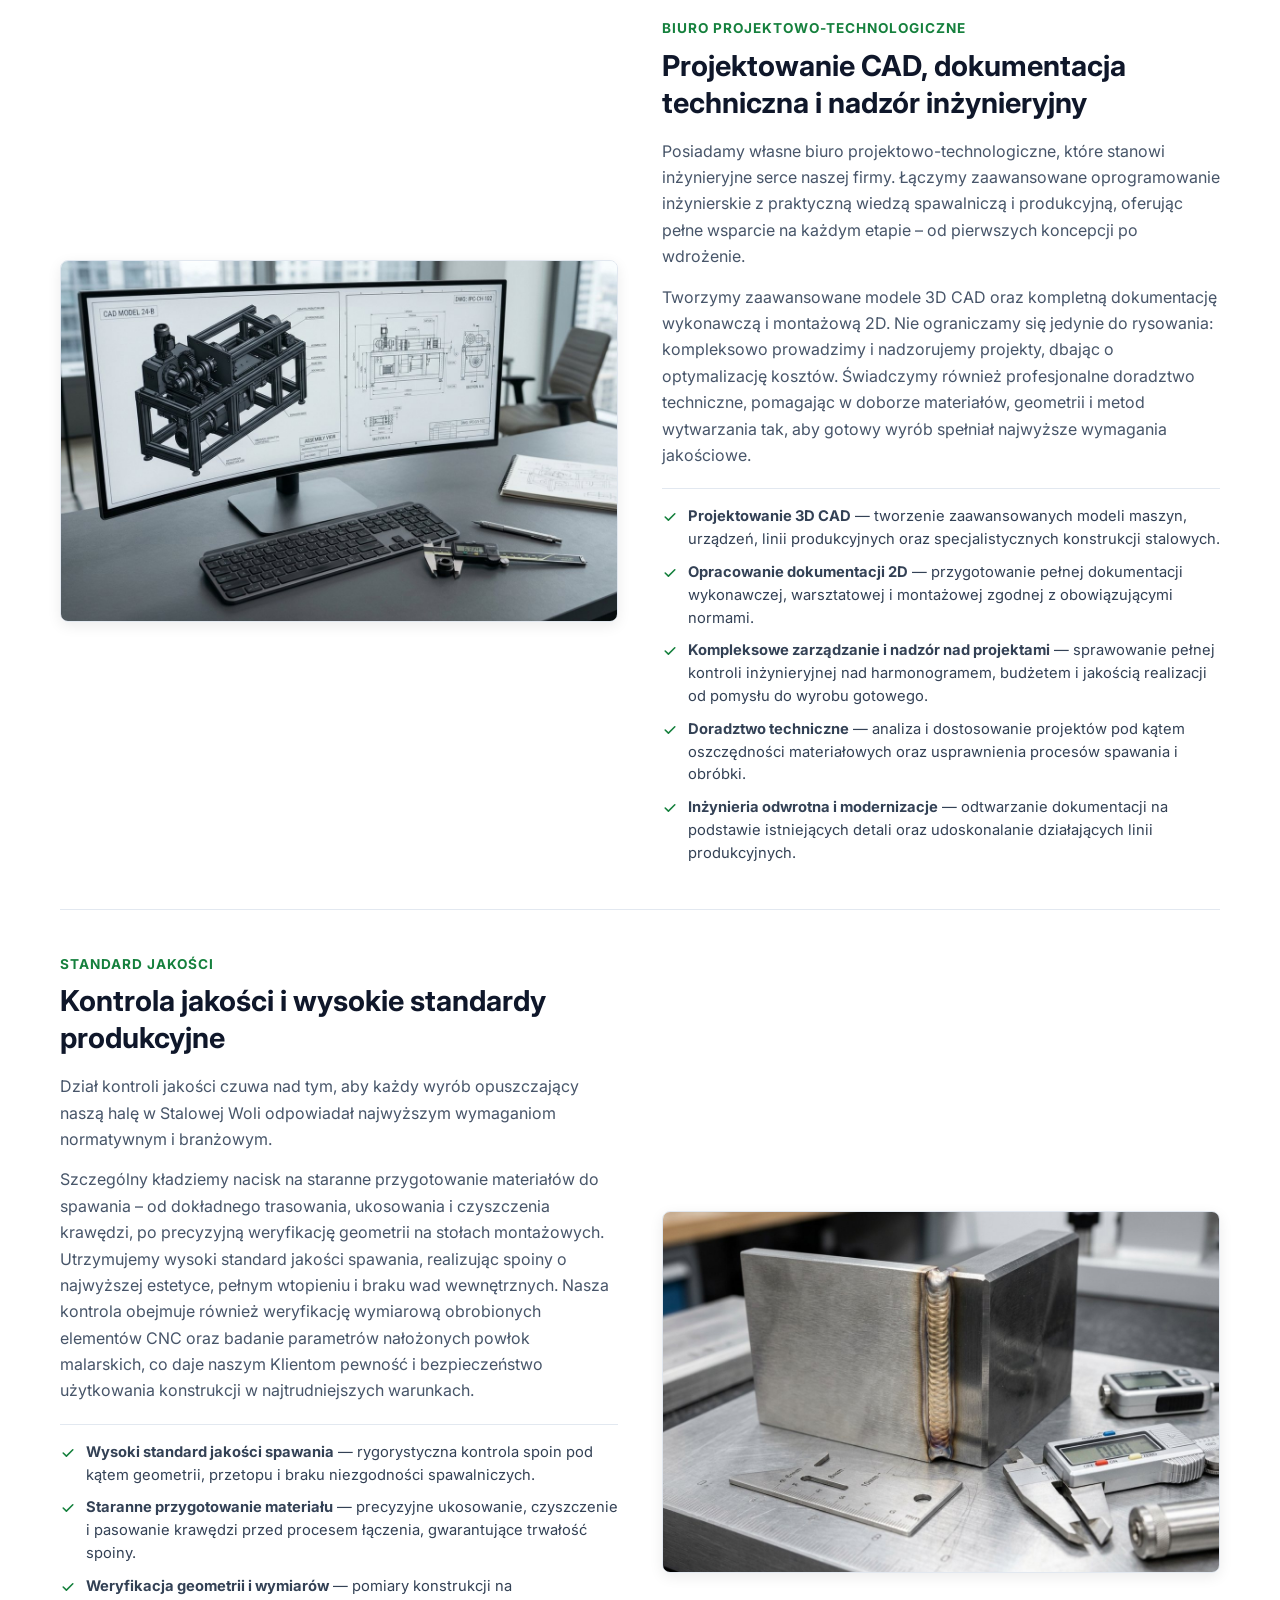
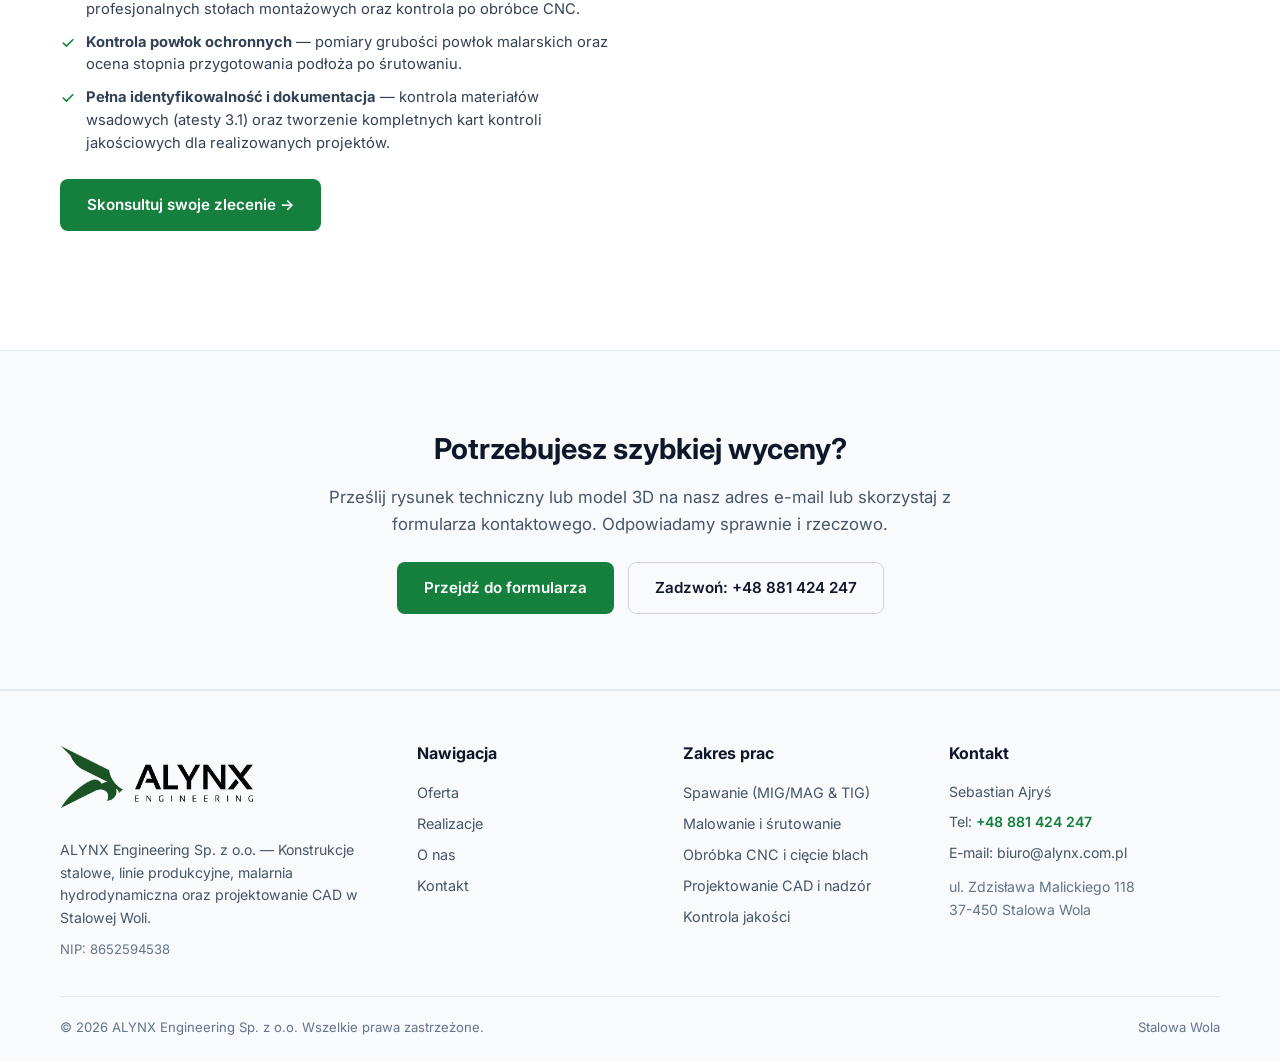
<file: oferta.html>
<!DOCTYPE html>
<html lang="pl">
<head>
  <meta charset="UTF-8">
  <meta name="viewport" content="width=device-width, initial-scale=1.0">
  <title>Oferta — ALYNX Engineering | Spawanie, malowanie, CNC, CAD i jakość</title>
  <meta name="description" content="Sprawdź ofertę ALYNX Engineering ze Stalowej Woli: spawanie MIG/MAG i TIG, hydrodynamiczne malowanie i śrutowanie, obróbka CNC, cięcie blach, projektowanie CAD 3D oraz kontrola jakości.">
  
  <!-- Identyfikacja dla Google, Chrome i PWA (Miniaturki i skróty "ALYNX") -->
  <meta name="application-name" content="ALYNX">
  <meta name="apple-mobile-web-app-title" content="ALYNX">
  <meta property="og:site_name" content="ALYNX Engineering">
  <meta property="og:title" content="Oferta — ALYNX Engineering">
  <meta property="og:description" content="Kompleksowa oferta ALYNX Engineering: spawanie konstrukcji, malarnia hydrodynamiczna, obróbka CNC i projektowanie CAD.">
  <meta property="og:image" content="./assets/images/logo.png">
  <link rel="manifest" href="./site.webmanifest">
  <link rel="alternate" hreflang="pl" href="./oferta.html">
  <link rel="alternate" hreflang="en" href="./en/services.html">

  <link rel="icon" type="image/png" href="./assets/images/favicon.png">
  <link rel="stylesheet" href="./assets/css/style.css">
</head>
<body>

  <!-- TOP BAR -->
  <div class="top-bar">
    <div class="container top-bar-content">
      <div style="display: flex; gap: 20px; align-items: center; flex-wrap: wrap;">
        <span class="top-bar-item">
          <svg xmlns="http://www.w3.org/2000/svg" fill="none" viewBox="0 0 24 24" stroke="currentColor">
            <path stroke-linecap="round" stroke-linejoin="round" stroke-width="2" d="M3 5a2 2 0 012-2h3.28a1 1 0 01.948.684l1.498 4.493a1 1 0 01-.502 1.21l-2.257 1.13a11.042 11.042 0 005.516 5.516l1.13-2.257a1 1 0 011.21-.502l4.493 1.498a1 1 0 01.684.949V19a2 2 0 01-2 2h-1C9.716 21 3 14.284 3 6V5z"/>
          </svg>
          <a href="tel:+48881424247">+48 881 424 247</a>
        </span>
        <span class="top-bar-item">
          <svg xmlns="http://www.w3.org/2000/svg" fill="none" viewBox="0 0 24 24" stroke="currentColor">
            <path stroke-linecap="round" stroke-linejoin="round" stroke-width="2" d="M3 8l7.89 5.26a2 2 0 002.22 0L21 8M5 19h14a2 2 0 002-2V7a2 2 0 00-2-2H5a2 2 0 00-2 2v10a2 2 0 002 2z"/>
          </svg>
          <a href="mailto:biuro@alynx.com.pl">biuro@alynx.com.pl</a>
        </span>
      </div>
      <div style="display: flex; gap: 16px; align-items: center;">
        <span class="top-bar-item">
          <svg xmlns="http://www.w3.org/2000/svg" fill="none" viewBox="0 0 24 24" stroke="currentColor">
            <path stroke-linecap="round" stroke-linejoin="round" stroke-width="2" d="M17.657 16.657L13.414 20.9a1.998 1.998 0 01-2.827 0l-4.244-4.243a8 8 0 1111.314 0z"/>
            <path stroke-linecap="round" stroke-linejoin="round" stroke-width="2" d="M15 11a3 3 0 11-6 0 3 3 0 016 0z"/>
          </svg>
          ul. Zdzisława Malickiego 118, 37-450 Stalowa Wola
        </span>
      </div>
    </div>
  </div>

  <!-- HEADER -->
  <header class="site-header">
    <div class="container header-inner">
      <a href="index.html" class="logo-btn" title="ALYNX Engineering — Strona Główna">
        <img src="./assets/images/logo.png" alt="ALYNX Engineering">
      </a>

      <nav aria-label="Menu strony">
        <ul class="nav-menu" id="navMenu">
          <li><a href="oferta.html" class="nav-link active">Oferta</a></li>
          <li><a href="realizacje.html" class="nav-link">Realizacje</a></li>
          <li><a href="o-nas.html" class="nav-link">O nas</a></li>
          <li><a href="kontakt.html" class="nav-link">Kontakt</a></li>
          <li class="mobile-only-action" style="margin-top: 10px;">
            <a href="kontakt.html" class="btn btn-primary" style="width: 100%; text-align: center; justify-content: center;">Darmowa wycena</a>
          </li>
          <li class="mobile-only-action">
            <a href="tel:+48881424247" class="mobile-call-link">
              <svg xmlns="http://www.w3.org/2000/svg" width="18" height="18" fill="none" viewBox="0 0 24 24" stroke="currentColor">
                <path stroke-linecap="round" stroke-linejoin="round" stroke-width="2" d="M3 5a2 2 0 012-2h3.28a1 1 0 01.948.684l1.498 4.493a1 1 0 01-.502 1.21l-2.257 1.13a11.042 11.042 0 005.516 5.516l1.13-2.257a1 1 0 011.21-.502l4.493 1.498a1 1 0 01.684.949V19a2 2 0 01-2 2h-1C9.716 21 3 14.284 3 6V5z"/>
              </svg>
              Zadzwoń: +48 881 424 247
            </a>
          </li>
        </ul>
      </nav>

      <div style="display: flex; align-items: center; gap: 12px;">
        <a href="./en/services.html" class="lang-flag-btn" hreflang="en" title="English version" aria-label="Switch to English">
          <svg xmlns="http://www.w3.org/2000/svg" viewBox="0 0 60 30" width="22" height="14" class="flag-icon" aria-hidden="true">
            <clipPath id="uk-flag-clip-oferta">
              <path d="M0 0v30h60V0z"/>
            </clipPath>
            <clipPath id="uk-flag-cross-oferta">
              <path d="M30 15h30v15zv15h-30zh-30v-15zv-15h30z"/>
            </clipPath>
            <g clip-path="url(#uk-flag-clip-oferta)">
              <path d="M0 0v30h60V0z" fill="#012169"/>
              <path d="M0 0l60 30m0-30L0 30" stroke="#fff" stroke-width="6"/>
              <path d="M0 0l60 30m0-30L0 30" clip-path="url(#uk-flag-cross-oferta)" stroke="#C8102E" stroke-width="4"/>
              <path d="M30 0v30M0 15h60" stroke="#fff" stroke-width="10"/>
              <path d="M30 0v30M0 15h60" stroke="#C8102E" stroke-width="6"/>
            </g>
          </svg>
          <span>EN</span>
        </a>
        <a href="kontakt.html" class="header-cta-btn">Darmowa wycena</a>
        <button type="button" class="mobile-menu-btn" id="mobileMenuBtn" aria-label="Otwórz menu">
          <svg xmlns="http://www.w3.org/2000/svg" fill="none" viewBox="0 0 24 24" stroke="currentColor">
            <path stroke-linecap="round" stroke-linejoin="round" stroke-width="2" d="M4 6h16M4 12h16m-7 6h7"/>
          </svg>
        </button>
      </div>
    </div>
  </header>

  <!-- PAGE HERO -->
  <section class="page-hero">
    <div class="container">
      <div class="breadcrumbs">
        <a href="index.html">Strona główna</a>
        <span>/</span>
        <span>Oferta</span>
      </div>
      <h1 class="page-hero-title">Nasza Oferta i Usługi</h1>
      <p class="page-hero-desc">
        Projektujemy i wytwarzamy skomplikowane konstrukcje stalowe, kompletne linie produkcyjne, urządzenia, części maszyn oraz oprzyrządowanie. W sercu przemysłowej Stalowej Woli tworzymy rozwiązania dla najbardziej wymagających branż.
      </p>
    </div>
  </section>

  <!-- GŁÓWNA TREŚĆ OFERTY -->
  <main class="section">
    <div class="container">
      
      <!-- Blok 1: Spawanie i produkcja specjalistycznych konstrukcji stalowych -->
      <div class="offer-detail-block" id="spawanie">
        <div>
          <div class="section-kicker">Spawanie i produkcja</div>
          <h2 style="font-size: 1.8rem; font-weight: 700; color: var(--text-main); margin-bottom: 16px; line-height: 1.28;">
            Spawanie i produkcja specjalistycznych konstrukcji stalowych (MIG/MAG &amp; TIG)
          </h2>
          <p style="color: var(--text-muted); font-size: 1rem; line-height: 1.65; margin-bottom: 14px;">
            Realizujemy wymagające zlecenia spawalnicze oraz produkcję skomplikowanych i specjalistycznych konstrukcji stalowych. Dysponujemy halą produkcyjną wyposażoną w dwie suwnice ze sterowaniem radiowym o udźwigu 5 ton, co umożliwia nam bezpieczną i sprawną manipulację gabarytowymi elementami. Prace montażowe wykonujemy na profesjonalnych modułowych stołach spawalniczych, co gwarantuje idealną geometrię oraz powtarzalność wymiarową elementów.
          </p>
          <p style="color: var(--text-muted); font-size: 1rem; line-height: 1.65; margin-bottom: 20px;">
            Spawamy zarówno stal węglową jak i stal nierdzewną oraz kwasoodporną dla przemysłu spożywczego czy chemicznego.
          </p>
          <ul class="service-list" style="border-top: 1px solid var(--gray-border); padding-top: 16px;">
            <li>
              <svg xmlns="http://www.w3.org/2000/svg" viewBox="0 0 20 20" fill="currentColor"><path fill-rule="evenodd" d="M16.707 5.293a1 1 0 010 1.414l-8 8a1 1 0 01-1.414 0l-4-4a1 1 0 011.414-1.414L8 12.586l7.293-7.293a1 1 0 011.414 0z" clip-rule="evenodd"/></svg>
              <span><strong>Ramy maszyn oraz urządzeń</strong> — precyzyjne korpusy, ramy nośne, podstawy maszyn przemysłowych itp.</span>
            </li>
            <li>
              <svg xmlns="http://www.w3.org/2000/svg" viewBox="0 0 20 20" fill="currentColor"><path fill-rule="evenodd" d="M16.707 5.293a1 1 0 010 1.414l-8 8a1 1 0 01-1.414 0l-4-4a1 1 0 011.414-1.414L8 12.586l7.293-7.293a1 1 0 011.414 0z" clip-rule="evenodd"/></svg>
              <span><strong>Prefabrykacja konstrukcji stalowych dla budownictwa</strong> — gotowe elementy konstrukcyjne hal, obiektów przemysłowych oraz infrastruktury.</span>
            </li>
            <li>
              <svg xmlns="http://www.w3.org/2000/svg" viewBox="0 0 20 20" fill="currentColor"><path fill-rule="evenodd" d="M16.707 5.293a1 1 0 010 1.414l-8 8a1 1 0 01-1.414 0l-4-4a1 1 0 011.414-1.414L8 12.586l7.293-7.293a1 1 0 011.414 0z" clip-rule="evenodd"/></svg>
              <span><strong>Elementy systemów transportowych</strong> — podzespoły przenośników, ramy ciągów transportowych.</span>
            </li>
            <li>
              <svg xmlns="http://www.w3.org/2000/svg" viewBox="0 0 20 20" fill="currentColor"><path fill-rule="evenodd" d="M16.707 5.293a1 1 0 010 1.414l-8 8a1 1 0 01-1.414 0l-4-4a1 1 0 011.414-1.414L8 12.586l7.293-7.293a1 1 0 011.414 0z" clip-rule="evenodd"/></svg>
              <span><strong>Linie produkcyjne</strong> — kompletne moduły, ramy oraz zaawansowane sekcje robocze linii przemysłowych.</span>
            </li>
            <li>
              <svg xmlns="http://www.w3.org/2000/svg" viewBox="0 0 20 20" fill="currentColor"><path fill-rule="evenodd" d="M16.707 5.293a1 1 0 010 1.414l-8 8a1 1 0 01-1.414 0l-4-4a1 1 0 011.414-1.414L8 12.586l7.293-7.293a1 1 0 011.414 0z" clip-rule="evenodd"/></svg>
              <span><strong>Oprzyrządowanie spawalnicze i montażowe</strong> — dedykowane przyrządy ustalające i pozycjonujące, usprawniające procesy produkcyjne.</span>
            </li>
            <li>
              <svg xmlns="http://www.w3.org/2000/svg" viewBox="0 0 20 20" fill="currentColor"><path fill-rule="evenodd" d="M16.707 5.293a1 1 0 010 1.414l-8 8a1 1 0 01-1.414 0l-4-4a1 1 0 011.414-1.414L8 12.586l7.293-7.293a1 1 0 011.414 0z" clip-rule="evenodd"/></svg>
              <span><strong>Specjalistyczne konstrukcje dla wymagających branż</strong> — dedykowane wyroby o wysokim rygorze wykonania dla sektora kolejowego, energetycznego, offshore i zbrojeniowego.</span>
            </li>
          </ul>
        </div>
        <div class="offer-detail-img">
          <img src="./assets/images/services/service-welding.jpg" alt="Stanowisko spawalnicze MIG/MAG i TIG ALYNX z modularnym stołem 3D, urządzeniem spawalniczym EWM oraz suwnicą 5t">
        </div>
      </div>

      <!-- Blok 2: Hydrodynamiczne malowanie natryskowe i przygotowanie powierzchni -->
      <div class="offer-detail-block reverse" id="malowanie">
        <div>
          <div class="section-kicker">Zabezpieczenia antykorozyjne</div>
          <h2 style="font-size: 1.8rem; font-weight: 700; color: var(--text-main); margin-bottom: 16px; line-height: 1.28;">
            Hydrodynamiczne malowanie natryskowe i przygotowanie powierzchni
          </h2>
          <p style="color: var(--text-muted); font-size: 1rem; line-height: 1.65; margin-bottom: 14px;">
            W ALYNX Engineering zapewniamy kompleksowe i trwałe zabezpieczenia antykorozyjne konstrukcji stalowych, spełniające rygorystyczne normy dla przemysłu ciężkiego, budowlanego oraz sektora offshore i energetycznego.
          </p>
          <p style="color: var(--text-muted); font-size: 1rem; line-height: 1.65; margin-bottom: 14px;">
            Kluczowym etapem uzyskania trwałej powłoki jest odpowiednie przygotowanie podłoża. Dysponujemy automatycznymi i ręcznymi śrutowniami, które pozwalają na szybkie, powtarzalne i precyzyjne oczyszczenie stali do wymaganych klas czystości.
          </p>
          <p style="color: var(--text-muted); font-size: 1rem; line-height: 1.65; margin-bottom: 20px;">
            Aplikację powłok wykonujemy w wydajnej malarni przemysłowej, wykorzystującej technologię zabezpieczeń hydrodynamicznych. Metoda ta pozwala na szybkie i jednolite nanoszenie systemów malarskich (epoksydowych, poliuretanowych czy cynkowych), gwarantując maksymalną odporność na czynniki atmosferyczne, chemiczne oraz środowisko morskie.
          </p>
          <ul class="service-list" style="border-top: 1px solid var(--gray-border); padding-top: 16px;">
            <li>
              <svg xmlns="http://www.w3.org/2000/svg" viewBox="0 0 20 20" fill="currentColor"><path fill-rule="evenodd" d="M16.707 5.293a1 1 0 010 1.414l-8 8a1 1 0 01-1.414 0l-4-4a1 1 0 011.414-1.414L8 12.586l7.293-7.293a1 1 0 011.414 0z" clip-rule="evenodd"/></svg>
              <span><strong>Malarnia o dużej wydajności</strong> — dostosowana do sprawnej obsługi wielkogabarytowych konstrukcji oraz serii produkcyjnych w krótkim czasie.</span>
            </li>
            <li>
              <svg xmlns="http://www.w3.org/2000/svg" viewBox="0 0 20 20" fill="currentColor"><path fill-rule="evenodd" d="M16.707 5.293a1 1 0 010 1.414l-8 8a1 1 0 01-1.414 0l-4-4a1 1 0 011.414-1.414L8 12.586l7.293-7.293a1 1 0 011.414 0z" clip-rule="evenodd"/></svg>
              <span><strong>Automatyczne śrutowanie stali</strong> — precyzyjne przygotowanie powierzchni zapewniające idealną przyczepność powłok malarskich i usunięcie zgorzeliny oraz rdzawych nalotów.</span>
            </li>
            <li>
              <svg xmlns="http://www.w3.org/2000/svg" viewBox="0 0 20 20" fill="currentColor"><path fill-rule="evenodd" d="M16.707 5.293a1 1 0 010 1.414l-8 8a1 1 0 01-1.414 0l-4-4a1 1 0 011.414-1.414L8 12.586l7.293-7.293a1 1 0 011.414 0z" clip-rule="evenodd"/></svg>
              <span><strong>Malowanie hydrodynamiczne</strong> — wysoka jakość i ciągłość powłoki ochronnej przy zachowaniu najwyższych parametrów grubościowych.</span>
            </li>
            <li>
              <svg xmlns="http://www.w3.org/2000/svg" viewBox="0 0 20 20" fill="currentColor"><path fill-rule="evenodd" d="M16.707 5.293a1 1 0 010 1.414l-8 8a1 1 0 01-1.414 0l-4-4a1 1 0 011.414-1.414L8 12.586l7.293-7.293a1 1 0 011.414 0z" clip-rule="evenodd"/></svg>
              <span><strong>Specjalistyczne systemy antykorozyjne</strong> — aplikacja farb epoksydowych, poliuretanowych oraz zestawów malarskich dedykowanych dla branży offshore, kolejowej i energetycznej.</span>
            </li>
            <li>
              <svg xmlns="http://www.w3.org/2000/svg" viewBox="0 0 20 20" fill="currentColor"><path fill-rule="evenodd" d="M16.707 5.293a1 1 0 010 1.414l-8 8a1 1 0 01-1.414 0l-4-4a1 1 0 011.414-1.414L8 12.586l7.293-7.293a1 1 0 011.414 0z" clip-rule="evenodd"/></svg>
              <span><strong>Kontrola jakości powłok</strong> — pomiar grubości warstwy oraz weryfikacja warunków schnięcia.</span>
            </li>
          </ul>
        </div>
        <div class="offer-detail-img">
          <img src="./assets/images/services/service-coating.jpg" alt="Malarnia przemysłowa i zabezpieczenie antykorozyjne konstrukcji stalowej">
        </div>
      </div>

      <!-- Blok 3: Wielkogabarytowa obróbka CNC i precyzyjne cięcie blach -->
      <div class="offer-detail-block" id="cnc">
        <div>
          <div class="section-kicker">Kooperacja i obróbka mechaniczna</div>
          <h2 style="font-size: 1.8rem; font-weight: 700; color: var(--text-main); margin-bottom: 16px; line-height: 1.28;">
            Wielkogabarytowa obróbka CNC i precyzyjne cięcie blach
          </h2>
          <p style="color: var(--text-muted); font-size: 1rem; line-height: 1.65; margin-bottom: 14px;">
            W ALYNX Engineering stawiamy na pełną kompleksowość – od surowego materiału, przez cięcie, spawanie i obróbkę mechaniczną, malowanie aż po gotowe wyroby. Aby zapewnić naszym Klientom brak ograniczeń gabarytowych i sprzętowych, zaawansowane usługi obróbki skrawaniem oraz cięcia realizujemy we współpracy z szeroką, sprawdzoną siecią stałych podwykonawców.
          </p>
          <p style="color: var(--text-muted); font-size: 1rem; line-height: 1.65; margin-bottom: 20px;">
            Dzięki bogatej bazie zweryfikowanych partnerów biznesowych sprawnie koordynujemy procesy wielkogabarytowej obróbki CNC konstrukcji spawanych, a także cięcia laserowego oraz plazmowo-tlenowego blach. Przejmujemy pełną odpowiedzialność za terminowość, jakość oraz zgodność wykonania z dokumentacją techniczną – dostarczasz projekt lub założenia, a odbierasz idealnie dopasowany, gotowy element.
          </p>
          <ul class="service-list" style="border-top: 1px solid var(--gray-border); padding-top: 16px;">
            <li>
              <svg xmlns="http://www.w3.org/2000/svg" viewBox="0 0 20 20" fill="currentColor"><path fill-rule="evenodd" d="M16.707 5.293a1 1 0 010 1.414l-8 8a1 1 0 01-1.414 0l-4-4a1 1 0 011.414-1.414L8 12.586l7.293-7.293a1 1 0 011.414 0z" clip-rule="evenodd"/></svg>
              <span><strong>Wielkogabarytowa obróbka CNC konstrukcji spawanych</strong> — precyzyjne frezowanie, toczenie i wytaczanie korpusów, ram oraz podzespołów maszyn po procesie spawania.</span>
            </li>
            <li>
              <svg xmlns="http://www.w3.org/2000/svg" viewBox="0 0 20 20" fill="currentColor"><path fill-rule="evenodd" d="M16.707 5.293a1 1 0 010 1.414l-8 8a1 1 0 01-1.414 0l-4-4a1 1 0 011.414-1.414L8 12.586l7.293-7.293a1 1 0 011.414 0z" clip-rule="evenodd"/></svg>
              <span><strong>Cięcie laserowe blach</strong> — najwyższa precyzja krawędzi i powtarzalność detali ze stali węglowej, nierdzewnej oraz stopów aluminium.</span>
            </li>
            <li>
              <svg xmlns="http://www.w3.org/2000/svg" viewBox="0 0 20 20" fill="currentColor"><path fill-rule="evenodd" d="M16.707 5.293a1 1 0 010 1.414l-8 8a1 1 0 01-1.414 0l-4-4a1 1 0 011.414-1.414L8 12.586l7.293-7.293a1 1 0 011.414 0z" clip-rule="evenodd"/></svg>
              <span><strong>Cięcie plazmowo-tlenowe</strong> — wydajne cięcie grubych blach konstrukcyjnych i arkuszy wielkoformatowych pod dalszą prefabrykację.</span>
            </li>
            <li>
              <svg xmlns="http://www.w3.org/2000/svg" viewBox="0 0 20 20" fill="currentColor"><path fill-rule="evenodd" d="M16.707 5.293a1 1 0 010 1.414l-8 8a1 1 0 01-1.414 0l-4-4a1 1 0 011.414-1.414L8 12.586l7.293-7.293a1 1 0 011.414 0z" clip-rule="evenodd"/></svg>
              <span><strong>Kompleksowa realizacja „pod klucz”</strong> — pełne zarządzanie łańcuchem dostaw (od zakupu materiału, przez cięcie i obróbkę CNC, po spawanie i malowanie) w ramach jednego zamówienia w ALYNX Engineering.</span>
            </li>
            <li>
              <svg xmlns="http://www.w3.org/2000/svg" viewBox="0 0 20 20" fill="currentColor"><path fill-rule="evenodd" d="M16.707 5.293a1 1 0 010 1.414l-8 8a1 1 0 01-1.414 0l-4-4a1 1 0 011.414-1.414L8 12.586l7.293-7.293a1 1 0 011.414 0z" clip-rule="evenodd"/></svg>
              <span><strong>Gwarancja jakości i nadzór inżynieryjny</strong> — stała kontrola wymiarowa i techniczna wyrobów dostarczanych przez naszą sieć partnerów.</span>
            </li>
          </ul>
        </div>
        <div class="offer-detail-img">
          <img src="./assets/images/services/service-cnc.jpg" alt="Wielkogabarytowa obróbka CNC korpusu spawanego i cięcie blach">
        </div>
      </div>

      <!-- Blok 4: Projektowanie CAD, dokumentacja techniczna i nadzór inżynieryjny -->
      <div class="offer-detail-block reverse" id="cad">
        <div>
          <div class="section-kicker">Biuro projektowo-technologiczne</div>
          <h2 style="font-size: 1.8rem; font-weight: 700; color: var(--text-main); margin-bottom: 16px; line-height: 1.28;">
            Projektowanie CAD, dokumentacja techniczna i nadzór inżynieryjny
          </h2>
          <p style="color: var(--text-muted); font-size: 1rem; line-height: 1.65; margin-bottom: 14px;">
            Posiadamy własne biuro projektowo-technologiczne, które stanowi inżynieryjne serce naszej firmy. Łączymy zaawansowane oprogramowanie inżynierskie z praktyczną wiedzą spawalniczą i produkcyjną, oferując pełne wsparcie na każdym etapie – od pierwszych koncepcji po wdrożenie.
          </p>
          <p style="color: var(--text-muted); font-size: 1rem; line-height: 1.65; margin-bottom: 20px;">
            Tworzymy zaawansowane modele 3D CAD oraz kompletną dokumentację wykonawczą i montażową 2D. Nie ograniczamy się jedynie do rysowania: kompleksowo prowadzimy i nadzorujemy projekty, dbając o optymalizację kosztów. Świadczymy również profesjonalne doradztwo techniczne, pomagając w doborze materiałów, geometrii i metod wytwarzania tak, aby gotowy wyrób spełniał najwyższe wymagania jakościowe.
          </p>
          <ul class="service-list" style="border-top: 1px solid var(--gray-border); padding-top: 16px;">
            <li>
              <svg xmlns="http://www.w3.org/2000/svg" viewBox="0 0 20 20" fill="currentColor"><path fill-rule="evenodd" d="M16.707 5.293a1 1 0 010 1.414l-8 8a1 1 0 01-1.414 0l-4-4a1 1 0 011.414-1.414L8 12.586l7.293-7.293a1 1 0 011.414 0z" clip-rule="evenodd"/></svg>
              <span><strong>Projektowanie 3D CAD</strong> — tworzenie zaawansowanych modeli maszyn, urządzeń, linii produkcyjnych oraz specjalistycznych konstrukcji stalowych.</span>
            </li>
            <li>
              <svg xmlns="http://www.w3.org/2000/svg" viewBox="0 0 20 20" fill="currentColor"><path fill-rule="evenodd" d="M16.707 5.293a1 1 0 010 1.414l-8 8a1 1 0 01-1.414 0l-4-4a1 1 0 011.414-1.414L8 12.586l7.293-7.293a1 1 0 011.414 0z" clip-rule="evenodd"/></svg>
              <span><strong>Opracowanie dokumentacji 2D</strong> — przygotowanie pełnej dokumentacji wykonawczej, warsztatowej i montażowej zgodnej z obowiązującymi normami.</span>
            </li>
            <li>
              <svg xmlns="http://www.w3.org/2000/svg" viewBox="0 0 20 20" fill="currentColor"><path fill-rule="evenodd" d="M16.707 5.293a1 1 0 010 1.414l-8 8a1 1 0 01-1.414 0l-4-4a1 1 0 011.414-1.414L8 12.586l7.293-7.293a1 1 0 011.414 0z" clip-rule="evenodd"/></svg>
              <span><strong>Kompleksowe zarządzanie i nadzór nad projektami</strong> — sprawowanie pełnej kontroli inżynieryjnej nad harmonogramem, budżetem i jakością realizacji od pomysłu do wyrobu gotowego.</span>
            </li>
            <li>
              <svg xmlns="http://www.w3.org/2000/svg" viewBox="0 0 20 20" fill="currentColor"><path fill-rule="evenodd" d="M16.707 5.293a1 1 0 010 1.414l-8 8a1 1 0 01-1.414 0l-4-4a1 1 0 011.414-1.414L8 12.586l7.293-7.293a1 1 0 011.414 0z" clip-rule="evenodd"/></svg>
              <span><strong>Doradztwo techniczne</strong> — analiza i dostosowanie projektów pod kątem oszczędności materiałowych oraz usprawnienia procesów spawania i obróbki.</span>
            </li>
            <li>
              <svg xmlns="http://www.w3.org/2000/svg" viewBox="0 0 20 20" fill="currentColor"><path fill-rule="evenodd" d="M16.707 5.293a1 1 0 010 1.414l-8 8a1 1 0 01-1.414 0l-4-4a1 1 0 011.414-1.414L8 12.586l7.293-7.293a1 1 0 011.414 0z" clip-rule="evenodd"/></svg>
              <span><strong>Inżynieria odwrotna i modernizacje</strong> — odtwarzanie dokumentacji na podstawie istniejących detali oraz udoskonalanie działających linii produkcyjnych.</span>
            </li>
          </ul>
        </div>
        <div class="offer-detail-img">
          <img src="./assets/images/services/service-cad.jpg" alt="Stanowisko projektowe CAD 3D i dokumentacja techniczna 2D">
        </div>
      </div>

      <!-- Blok 5: Kontrola jakości i wysokie standardy produkcyjne -->
      <div class="offer-detail-block" id="jakosc">
        <div>
          <div class="section-kicker">Standard jakości</div>
          <h2 style="font-size: 1.8rem; font-weight: 700; color: var(--text-main); margin-bottom: 16px; line-height: 1.28;">
            Kontrola jakości i wysokie standardy produkcyjne
          </h2>
          <p style="color: var(--text-muted); font-size: 1rem; line-height: 1.65; margin-bottom: 14px;">
            Dział kontroli jakości czuwa nad tym, aby każdy wyrób opuszczający naszą halę w Stalowej Woli odpowiadał najwyższym wymaganiom normatywnym i branżowym.
          </p>
          <p style="color: var(--text-muted); font-size: 1rem; line-height: 1.65; margin-bottom: 20px;">
            Szczególny kładziemy nacisk na staranne przygotowanie materiałów do spawania – od dokładnego trasowania, ukosowania i czyszczenia krawędzi, po precyzyjną weryfikację geometrii na stołach montażowych. Utrzymujemy wysoki standard jakości spawania, realizując spoiny o najwyższej estetyce, pełnym wtopieniu i braku wad wewnętrznych. Nasza kontrola obejmuje również weryfikację wymiarową obrobionych elementów CNC oraz badanie parametrów nałożonych powłok malarskich, co daje naszym Klientom pewność i bezpieczeństwo użytkowania konstrukcji w najtrudniejszych warunkach.
          </p>
          <ul class="service-list" style="border-top: 1px solid var(--gray-border); padding-top: 16px;">
            <li>
              <svg xmlns="http://www.w3.org/2000/svg" viewBox="0 0 20 20" fill="currentColor"><path fill-rule="evenodd" d="M16.707 5.293a1 1 0 010 1.414l-8 8a1 1 0 01-1.414 0l-4-4a1 1 0 011.414-1.414L8 12.586l7.293-7.293a1 1 0 011.414 0z" clip-rule="evenodd"/></svg>
              <span><strong>Wysoki standard jakości spawania</strong> — rygorystyczna kontrola spoin pod kątem geometrii, przetopu i braku niezgodności spawalniczych.</span>
            </li>
            <li>
              <svg xmlns="http://www.w3.org/2000/svg" viewBox="0 0 20 20" fill="currentColor"><path fill-rule="evenodd" d="M16.707 5.293a1 1 0 010 1.414l-8 8a1 1 0 01-1.414 0l-4-4a1 1 0 011.414-1.414L8 12.586l7.293-7.293a1 1 0 011.414 0z" clip-rule="evenodd"/></svg>
              <span><strong>Staranne przygotowanie materiału</strong> — precyzyjne ukosowanie, czyszczenie i pasowanie krawędzi przed procesem łączenia, gwarantujące trwałość spoiny.</span>
            </li>
            <li>
              <svg xmlns="http://www.w3.org/2000/svg" viewBox="0 0 20 20" fill="currentColor"><path fill-rule="evenodd" d="M16.707 5.293a1 1 0 010 1.414l-8 8a1 1 0 01-1.414 0l-4-4a1 1 0 011.414-1.414L8 12.586l7.293-7.293a1 1 0 011.414 0z" clip-rule="evenodd"/></svg>
              <span><strong>Weryfikacja geometrii i wymiarów</strong> — pomiary konstrukcji na profesjonalnych stołach montażowych oraz kontrola po obróbce CNC.</span>
            </li>
            <li>
              <svg xmlns="http://www.w3.org/2000/svg" viewBox="0 0 20 20" fill="currentColor"><path fill-rule="evenodd" d="M16.707 5.293a1 1 0 010 1.414l-8 8a1 1 0 01-1.414 0l-4-4a1 1 0 011.414-1.414L8 12.586l7.293-7.293a1 1 0 011.414 0z" clip-rule="evenodd"/></svg>
              <span><strong>Kontrola powłok ochronnych</strong> — pomiary grubości powłok malarskich oraz ocena stopnia przygotowania podłoża po śrutowaniu.</span>
            </li>
            <li>
              <svg xmlns="http://www.w3.org/2000/svg" viewBox="0 0 20 20" fill="currentColor"><path fill-rule="evenodd" d="M16.707 5.293a1 1 0 010 1.414l-8 8a1 1 0 01-1.414 0l-4-4a1 1 0 011.414-1.414L8 12.586l7.293-7.293a1 1 0 011.414 0z" clip-rule="evenodd"/></svg>
              <span><strong>Pełna identyfikowalność i dokumentacja</strong> — kontrola materiałów wsadowych (atesty 3.1) oraz tworzenie kompletnych kart kontroli jakościowych dla realizowanych projektów.</span>
            </li>
          </ul>
          <div style="margin-top: 24px;">
            <a href="kontakt.html" class="btn btn-primary">Skonsultuj swoje zlecenie &rarr;</a>
          </div>
        </div>
        <div class="offer-detail-img">
          <img src="./assets/images/services/service-quality.jpg" alt="Narzędzia pomiarowe oraz kontrola jakości spoiny i powłoki ochronnej">
        </div>
      </div>

    </div>
  </main>

  <!-- BANER ZAPYTANIA OFERTOWEGO -->
  <section class="section section-alt">
    <div class="container" style="text-align: center; max-width: 700px;">
      <h2 style="font-size: 1.8rem; font-weight: 700; color: var(--text-main); margin-bottom: 12px;">
        Potrzebujesz szybkiej wyceny?
      </h2>
      <p style="color: var(--text-muted); margin-bottom: 24px; font-size: 1.05rem;">
        Prześlij rysunek techniczny lub model 3D na nasz adres e-mail lub skorzystaj z formularza kontaktowego. Odpowiadamy sprawnie i rzeczowo.
      </p>
      <div style="display: flex; gap: 14px; justify-content: center; flex-wrap: wrap;">
        <a href="kontakt.html" class="btn btn-primary">Przejdź do formularza</a>
        <a href="tel:+48881424247" class="btn btn-outline">Zadzwoń: +48 881 424 247</a>
      </div>
    </div>
  </section>

  <!-- FOOTER -->
  <footer class="site-footer">
    <div class="container">
      <div class="footer-grid">
        <div>
          <a href="index.html" class="logo-btn" style="margin-bottom: 12px;">
            <img src="./assets/images/logo.png" alt="ALYNX Engineering" class="footer-logo">
          </a>
          <p class="footer-about">
            ALYNX Engineering Sp. z o.o. — Konstrukcje stalowe, linie produkcyjne, malarnia hydrodynamiczna oraz projektowanie CAD w Stalowej Woli.
          </p>
          <div style="font-size: 0.82rem; color: #64748B;">NIP: 8652594538</div>
        </div>
        <div>
          <h4 class="footer-col-title">Nawigacja</h4>
          <ul class="footer-links">
            <li><a href="oferta.html">Oferta</a></li>
            <li><a href="realizacje.html">Realizacje</a></li>
            <li><a href="o-nas.html">O nas</a></li>
            <li><a href="kontakt.html">Kontakt</a></li>
          </ul>
        </div>
        <div>
          <h4 class="footer-col-title">Zakres prac</h4>
          <ul class="footer-links">
            <li><a href="oferta.html#spawanie">Spawanie (MIG/MAG &amp; TIG)</a></li>
            <li><a href="oferta.html#malowanie">Malowanie i śrutowanie</a></li>
            <li><a href="oferta.html#cnc">Obróbka CNC i cięcie blach</a></li>
            <li><a href="oferta.html#cad">Projektowanie CAD i nadzór</a></li>
            <li><a href="oferta.html#jakosc">Kontrola jakości</a></li>
          </ul>
        </div>
        <div>
          <h4 class="footer-col-title">Kontakt</h4>
          <div style="display: flex; flex-direction: column; gap: 8px; font-size: 0.88rem;">
            <div>Sebastian Ajryś</div>
            <div>Tel: <a href="tel:+48881424247" style="color: var(--primary); font-weight: 600;">+48 881 424 247</a></div>
            <div>E-mail: <a href="mailto:biuro@alynx.com.pl">biuro@alynx.com.pl</a></div>
            <div style="color: #64748B; margin-top: 4px;">ul. Zdzisława Malickiego 118<br>37-450 Stalowa Wola</div>
          </div>
        </div>
      </div>
      <div class="footer-bottom">
        <div>&copy; <span id="currentYear">2026</span> ALYNX Engineering Sp. z o.o. Wszelkie prawa zastrzeżone.</div>
        <div>Stalowa Wola</div>
      </div>
    </div>
  </footer>

  <script src="./assets/js/main.js"></script>
</body>
</html>
</file>
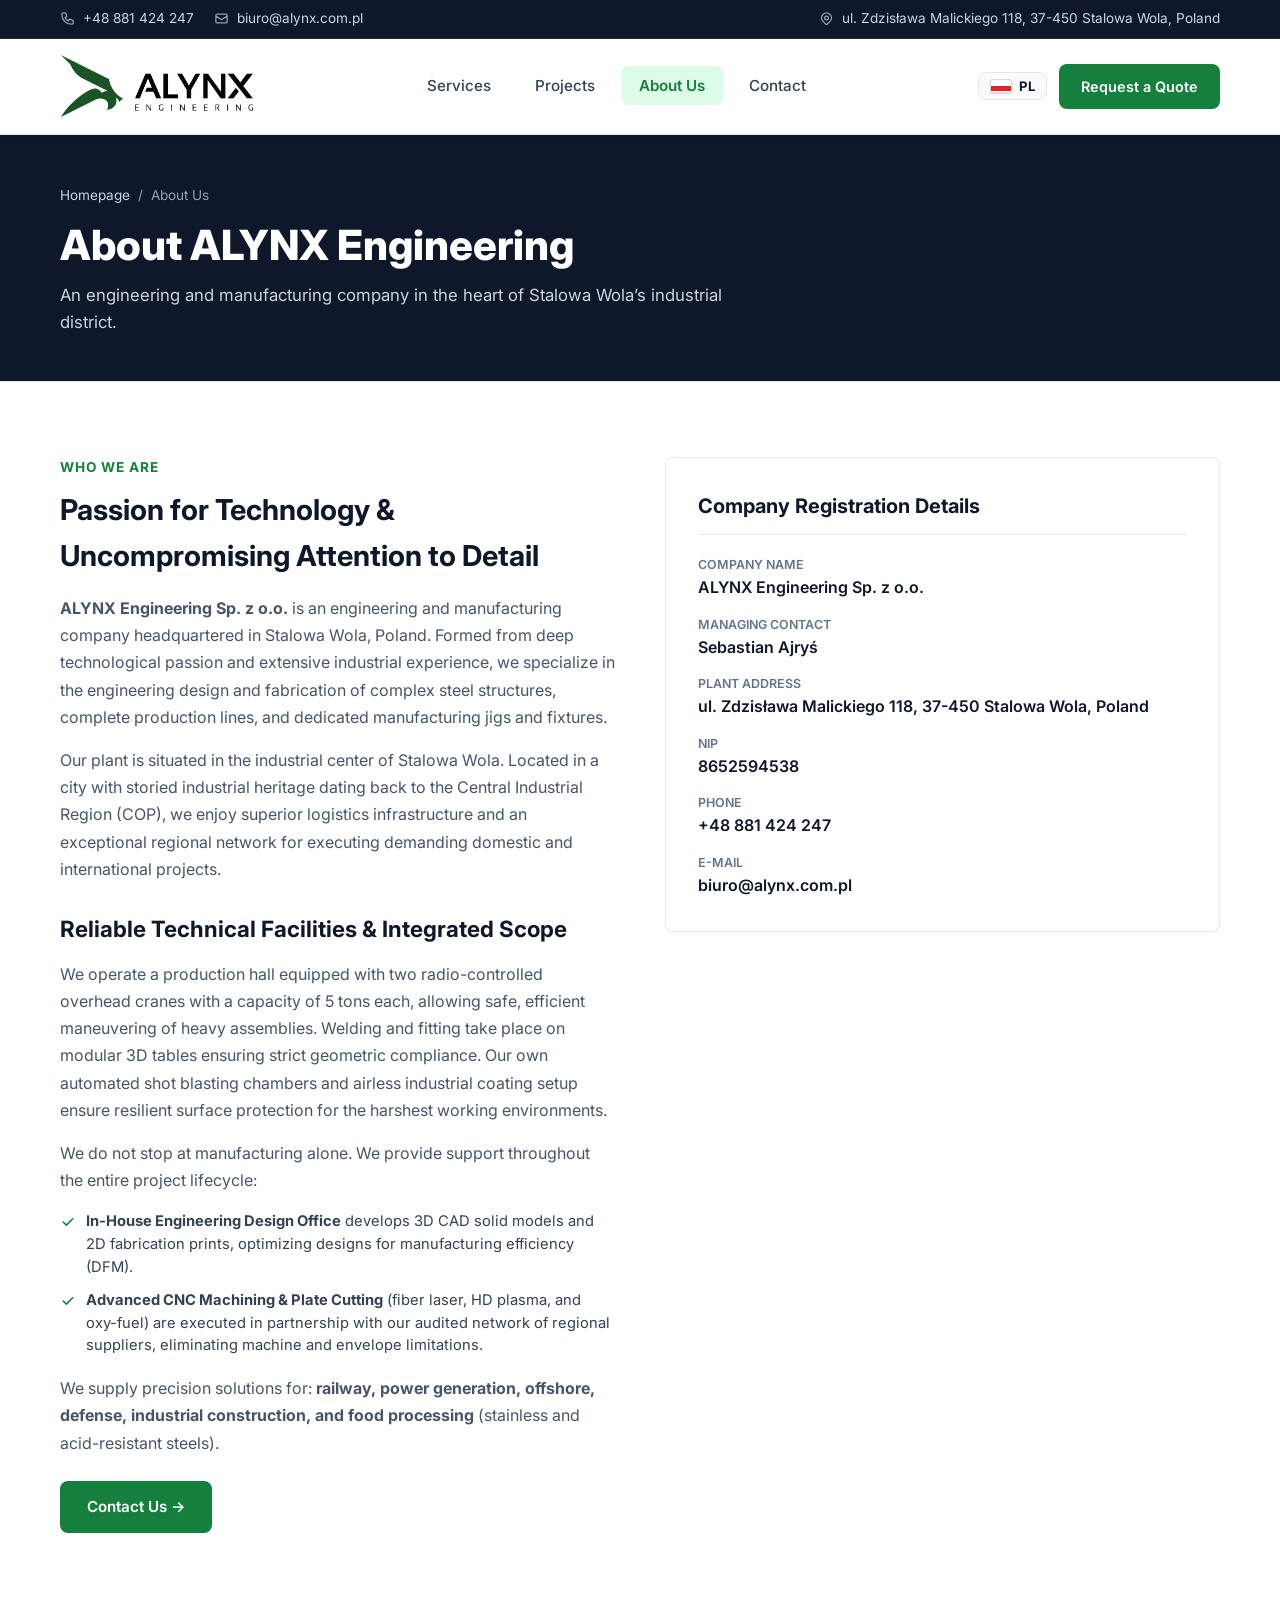
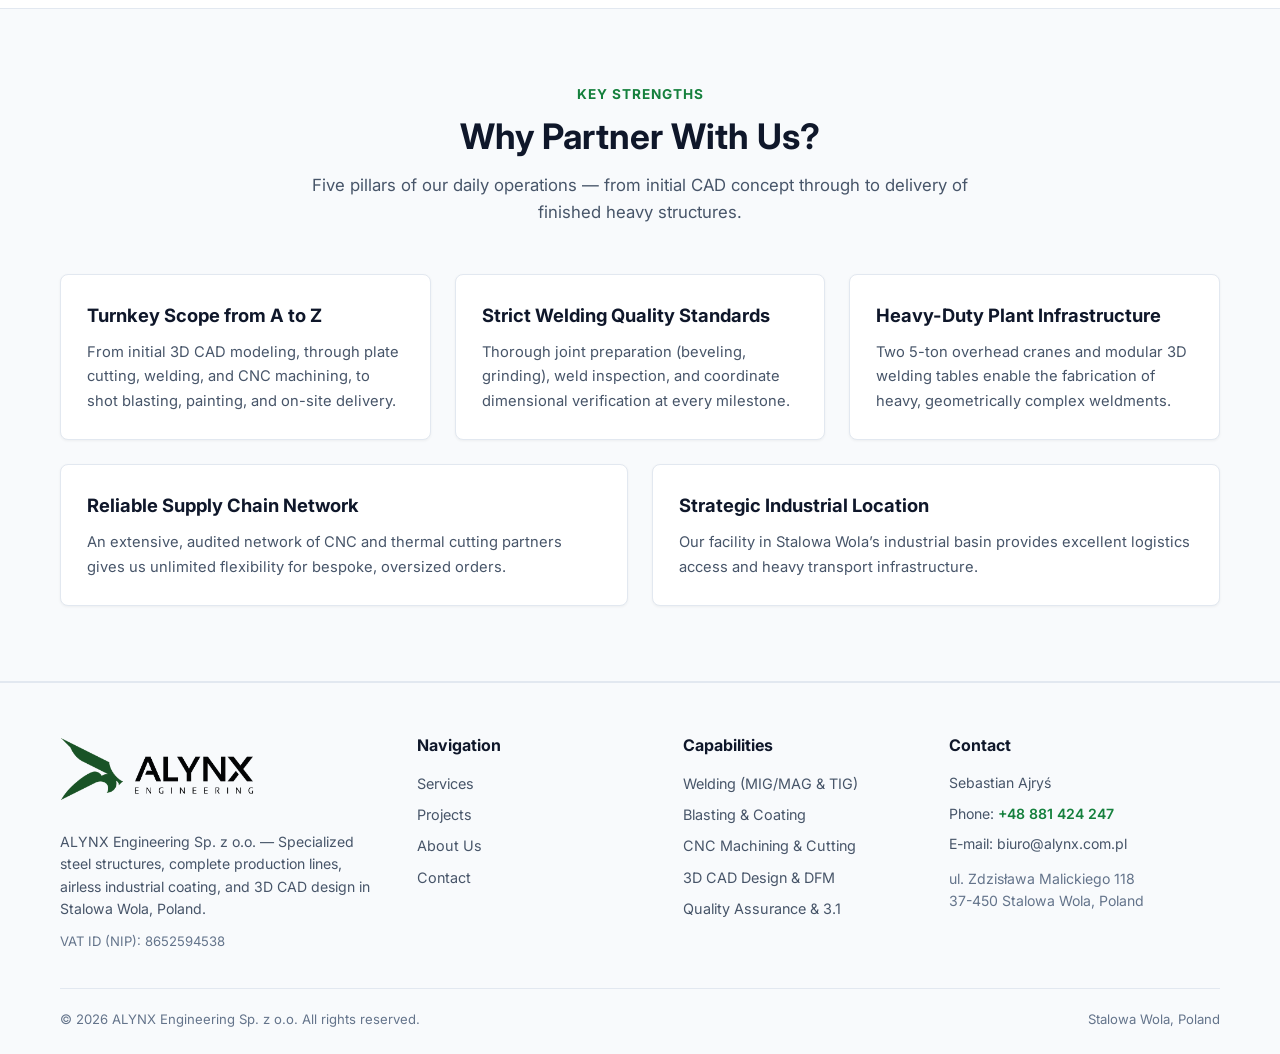
<file: en/about.html>
<!DOCTYPE html>
<html lang="en">
<head>
  <meta charset="UTF-8">
  <meta name="viewport" content="width=device-width, initial-scale=1.0">
  <title>About Us — ALYNX Engineering | Engineering & Manufacturing Plant</title>
  <meta name="description" content="Poznaj ALYNX Engineering ze Stalowej Woli. Specjalizujemy się w projektowaniu oraz wytwarzaniu skomplikowanych konstrukcji stalowych, linii produkcyjnych i oprzyrządowania.">
  
  <!-- Identyfikacja dla Google, Chrome i PWA (Miniaturki i skróty "ALYNX") -->
  <meta name="application-name" content="ALYNX">
  <meta name="apple-mobile-web-app-title" content="ALYNX">
  <meta property="og:site_name" content="ALYNX Engineering">
  <meta property="og:title" content="O nas — ALYNX Engineering">
  <meta property="og:description" content="Poznaj profil ALYNX Engineering Sp. z o.o. w Stalowej Woli: inżynieria, produkcja konstrukcji stalowych, zaplecze maszynowe i suwnice 5t.">
  <meta property="og:image" content="../assets/images/logo.png">
  <link rel="manifest" href="../site.webmanifest">
  <link rel="alternate" hreflang="pl" href="../o-nas.html">
  <link rel="alternate" hreflang="en" href="./about.html">

  <link rel="icon" type="image/png" href="../assets/images/favicon.png">
  <link rel="stylesheet" href="../assets/css/style.css">
</head>
<body>

  <!-- TOP BAR -->
  <div class="top-bar">
    <div class="container top-bar-content">
      <div style="display: flex; gap: 20px; align-items: center; flex-wrap: wrap;">
        <span class="top-bar-item">
          <svg xmlns="http://www.w3.org/2000/svg" fill="none" viewBox="0 0 24 24" stroke="currentColor">
            <path stroke-linecap="round" stroke-linejoin="round" stroke-width="2" d="M3 5a2 2 0 012-2h3.28a1 1 0 01.948.684l1.498 4.493a1 1 0 01-.502 1.21l-2.257 1.13a11.042 11.042 0 005.516 5.516l1.13-2.257a1 1 0 011.21-.502l4.493 1.498a1 1 0 01.684.949V19a2 2 0 01-2 2h-1C9.716 21 3 14.284 3 6V5z"/>
          </svg>
          <a href="tel:+48881424247">+48 881 424 247</a>
        </span>
        <span class="top-bar-item">
          <svg xmlns="http://www.w3.org/2000/svg" fill="none" viewBox="0 0 24 24" stroke="currentColor">
            <path stroke-linecap="round" stroke-linejoin="round" stroke-width="2" d="M3 8l7.89 5.26a2 2 0 002.22 0L21 8M5 19h14a2 2 0 002-2V7a2 2 0 00-2-2H5a2 2 0 00-2 2v10a2 2 0 002 2z"/>
          </svg>
          <a href="mailto:biuro@alynx.com.pl">biuro@alynx.com.pl</a>
        </span>
      </div>
      <div style="display: flex; gap: 16px; align-items: center;">
        <span class="top-bar-item">
          <svg xmlns="http://www.w3.org/2000/svg" fill="none" viewBox="0 0 24 24" stroke="currentColor">
            <path stroke-linecap="round" stroke-linejoin="round" stroke-width="2" d="M17.657 16.657L13.414 20.9a1.998 1.998 0 01-2.827 0l-4.244-4.243a8 8 0 1111.314 0z"/>
            <path stroke-linecap="round" stroke-linejoin="round" stroke-width="2" d="M15 11a3 3 0 11-6 0 3 3 0 016 0z"/>
          </svg>
          ul. Zdzisława Malickiego 118, 37-450 Stalowa Wola, Poland
        </span>
      </div>
    </div>
  </div>

  <!-- HEADER -->
  <header class="site-header">
    <div class="container header-inner">
      <a href="index.html" class="logo-btn" title="ALYNX Engineering — Homepage">
        <img src="../assets/images/logo.png" alt="ALYNX Engineering">
      </a>

      <nav aria-label="Menu strony">
        <ul class="nav-menu" id="navMenu">
          <li><a href="services.html" class="nav-link">Services</a></li>
          <li><a href="projects.html" class="nav-link">Projects</a></li>
          <li><a href="about.html" class="nav-link active">About Us</a></li>
          <li><a href="contact.html" class="nav-link">Contact</a></li>
          <li class="mobile-only-action" style="margin-top: 10px;">
            <a href="contact.html" class="btn btn-primary" style="width: 100%; text-align: center; justify-content: center;">Request a Quote</a>
          </li>
          <li class="mobile-only-action">
            <a href="tel:+48881424247" class="mobile-call-link">
              <svg xmlns="http://www.w3.org/2000/svg" width="18" height="18" fill="none" viewBox="0 0 24 24" stroke="currentColor">
                <path stroke-linecap="round" stroke-linejoin="round" stroke-width="2" d="M3 5a2 2 0 012-2h3.28a1 1 0 01.948.684l1.498 4.493a1 1 0 01-.502 1.21l-2.257 1.13a11.042 11.042 0 005.516 5.516l1.13-2.257a1 1 0 011.21-.502l4.493 1.498a1 1 0 01.684.949V19a2 2 0 01-2 2h-1C9.716 21 3 14.284 3 6V5z"/>
              </svg>
              Call: +48 881 424 247
            </a>
          </li>
        </ul>
      </nav>

      <div style="display: flex; align-items: center; gap: 12px;">
        <a href="../o-nas.html" class="lang-flag-btn" hreflang="pl" title="Wersja polska" aria-label="Przełącz na język polski">
          <svg xmlns="http://www.w3.org/2000/svg" viewBox="0 0 60 30" width="22" height="14" class="flag-icon" aria-hidden="true" style="border: 1px solid rgba(0,0,0,0.12);">
            <rect width="60" height="15" fill="#FFFFFF"/>
            <rect y="15" width="60" height="15" fill="#DC2626"/>
          </svg>
          <span>PL</span>
        </a>
        <a href="contact.html" class="header-cta-btn">Request a Quote</a>
        <button type="button" class="mobile-menu-btn" id="mobileMenuBtn" aria-label="Open menu">
          <svg xmlns="http://www.w3.org/2000/svg" fill="none" viewBox="0 0 24 24" stroke="currentColor">
            <path stroke-linecap="round" stroke-linejoin="round" stroke-width="2" d="M4 6h16M4 12h16m-7 6h7"/>
          </svg>
        </button>
      </div>
    </div>
  </header>

  <!-- PAGE HERO -->
  <section class="page-hero">
    <div class="container">
      <div class="breadcrumbs">
        <a href="index.html">Homepage</a>
        <span>/</span>
        <span>About Us</span>
      </div>
      <h1 class="page-hero-title">About ALYNX Engineering</h1>
      <p class="page-hero-desc">
        An engineering and manufacturing company in the heart of Stalowa Wola’s industrial district.
      </p>
    </div>
  </section>

  <!-- GŁÓWNA TREŚĆ O NAS -->
  <main class="section">
    <div class="container">
      
      <div class="about-grid" style="align-items: start;">
        <div class="about-text">
          <div class="section-kicker">Who We Are</div>
          <h2 style="font-size: 1.8rem; font-weight: 700; color: var(--text-main); margin-bottom: 16px;">
            Passion for Technology &amp; Uncompromising Attention to Detail
          </h2>
          <p>
            <strong>ALYNX Engineering Sp. z o.o.</strong> is an engineering and manufacturing company headquartered in Stalowa Wola, Poland. Formed from deep technological passion and extensive industrial experience, we specialize in the engineering design and fabrication of complex steel structures, complete production lines, and dedicated manufacturing jigs and fixtures.
          </p>
          <p>
            Our plant is situated in the industrial center of Stalowa Wola. Located in a city with storied industrial heritage dating back to the Central Industrial Region (COP), we enjoy superior logistics infrastructure and an exceptional regional network for executing demanding domestic and international projects.
          </p>

          <h3 style="margin-top: 28px; margin-bottom: 14px; font-size: 1.4rem;">
            Reliable Technical Facilities &amp; Integrated Scope
          </h3>
          <p>
            We operate a production hall equipped with two radio-controlled overhead cranes with a capacity of 5 tons each, allowing safe, efficient maneuvering of heavy assemblies. Welding and fitting take place on modular 3D tables ensuring strict geometric compliance. Our own automated shot blasting chambers and airless industrial coating setup ensure resilient surface protection for the harshest working environments.
          </p>
          <p>
            We do not stop at manufacturing alone. We provide support throughout the entire project lifecycle:
          </p>
          <ul class="service-list" style="border-top: none; padding-top: 0; margin-bottom: 18px;">
            <li>
              <svg xmlns="http://www.w3.org/2000/svg" viewBox="0 0 20 20" fill="currentColor"><path fill-rule="evenodd" d="M16.707 5.293a1 1 0 010 1.414l-8 8a1 1 0 01-1.414 0l-4-4a1 1 0 011.414-1.414L8 12.586l7.293-7.293a1 1 0 011.414 0z" clip-rule="evenodd"/></svg>
              <span><strong>In-House Engineering Design Office</strong> develops 3D CAD solid models and 2D fabrication prints, optimizing designs for manufacturing efficiency (DFM).</span>
            </li>
            <li>
              <svg xmlns="http://www.w3.org/2000/svg" viewBox="0 0 20 20" fill="currentColor"><path fill-rule="evenodd" d="M16.707 5.293a1 1 0 010 1.414l-8 8a1 1 0 01-1.414 0l-4-4a1 1 0 011.414-1.414L8 12.586l7.293-7.293a1 1 0 011.414 0z" clip-rule="evenodd"/></svg>
              <span><strong>Advanced CNC Machining &amp; Plate Cutting</strong> (fiber laser, HD plasma, and oxy-fuel) are executed in partnership with our audited network of regional suppliers, eliminating machine and envelope limitations.</span>
            </li>
          </ul>
          <p>
            We supply precision solutions for: <strong>railway, power generation, offshore, defense, industrial construction, and food processing</strong> (stainless and acid-resistant steels).
          </p>
          
          <div style="margin-top: 24px;">
            <a href="contact.html" class="btn btn-primary">Contact Us &rarr;</a>
          </div>
        </div>

        <div class="about-card-box">
          <h4>Company Registration Details</h4>
          
          <div class="company-data-row">
            <span class="company-data-label">Company Name</span>
            <span class="company-data-value">ALYNX Engineering Sp. z o.o.</span>
          </div>

          <div class="company-data-row">
            <span class="company-data-label">Managing Contact</span>
            <span class="company-data-value">Sebastian Ajryś</span>
          </div>

          <div class="company-data-row">
            <span class="company-data-label">Plant Address</span>
            <span class="company-data-value">ul. Zdzisława Malickiego 118, 37-450 Stalowa Wola, Poland</span>
          </div>

          <div class="company-data-row">
            <span class="company-data-label">NIP</span>
            <span class="company-data-value">8652594538</span>
          </div>

          <div class="company-data-row">
            <span class="company-data-label">Phone</span>
            <span class="company-data-value"><a href="tel:+48881424247">+48 881 424 247</a></span>
          </div>

          <div class="company-data-row" style="margin-bottom: 0;">
            <span class="company-data-label">E-mail</span>
            <span class="company-data-value"><a href="mailto:biuro@alynx.com.pl">biuro@alynx.com.pl</a></span>
          </div>
        </div>
      </div>

    </div>
  </main>

  <!-- FILARY NASZEJ PRACY -->
  <section class="section section-alt">
    <div class="container">
      
      <div class="section-header">
        <div class="section-kicker">Key Strengths</div>
        <h2 class="section-title">Why Partner With Us?</h2>
        <p class="section-desc">
          Five pillars of our daily operations — from initial CAD concept through to delivery of finished heavy structures.
        </p>
      </div>

      <div class="services-grid-5" style="margin-bottom: 0;">
        
        <div class="service-card" style="padding: 26px;">
          <h3 style="font-size: 1.15rem; font-weight: 700; color: var(--text-main); margin-bottom: 10px;">
            Turnkey Scope from A to Z
          </h3>
          <p style="font-size: 0.92rem; color: var(--text-muted); line-height: 1.65;">
            From initial 3D CAD modeling, through plate cutting, welding, and CNC machining, to shot blasting, painting, and on-site delivery.
          </p>
        </div>

        <div class="service-card" style="padding: 26px;">
          <h3 style="font-size: 1.15rem; font-weight: 700; color: var(--text-main); margin-bottom: 10px;">
            Strict Welding Quality Standards
          </h3>
          <p style="font-size: 0.92rem; color: var(--text-muted); line-height: 1.65;">
            Thorough joint preparation (beveling, grinding), weld inspection, and coordinate dimensional verification at every milestone.
          </p>
        </div>

        <div class="service-card" style="padding: 26px;">
          <h3 style="font-size: 1.15rem; font-weight: 700; color: var(--text-main); margin-bottom: 10px;">
            Heavy-Duty Plant Infrastructure
          </h3>
          <p style="font-size: 0.92rem; color: var(--text-muted); line-height: 1.65;">
            Two 5-ton overhead cranes and modular 3D welding tables enable the fabrication of heavy, geometrically complex weldments.
          </p>
        </div>

        <div class="service-card" style="padding: 26px;">
          <h3 style="font-size: 1.15rem; font-weight: 700; color: var(--text-main); margin-bottom: 10px;">
            Reliable Supply Chain Network
          </h3>
          <p style="font-size: 0.92rem; color: var(--text-muted); line-height: 1.65;">
            An extensive, audited network of CNC and thermal cutting partners gives us unlimited flexibility for bespoke, oversized orders.
          </p>
        </div>

        <div class="service-card" style="padding: 26px;">
          <h3 style="font-size: 1.15rem; font-weight: 700; color: var(--text-main); margin-bottom: 10px;">
            Strategic Industrial Location
          </h3>
          <p style="font-size: 0.92rem; color: var(--text-muted); line-height: 1.65;">
            Our facility in Stalowa Wola’s industrial basin provides excellent logistics access and heavy transport infrastructure.
          </p>
        </div>

      </div>

    </div>
  </section>

  <!-- FOOTER -->
  <footer class="site-footer">
    <div class="container">
      <div class="footer-grid">
        <div>
          <a href="index.html" class="logo-btn" style="margin-bottom: 12px;">
            <img src="../assets/images/logo.png" alt="ALYNX Engineering" class="footer-logo">
          </a>
          <p class="footer-about">
            ALYNX Engineering Sp. z o.o. — Specialized steel structures, complete production lines, airless industrial coating, and 3D CAD design in Stalowa Wola, Poland.
          </p>
          <div style="font-size: 0.82rem; color: #64748B;">VAT ID (NIP): 8652594538</div>
        </div>
        <div>
          <h4 class="footer-col-title">Navigation</h4>
          <ul class="footer-links">
            <li><a href="services.html">Services</a></li>
            <li><a href="projects.html">Projects</a></li>
            <li><a href="about.html">About Us</a></li>
            <li><a href="contact.html">Contact</a></li>
          </ul>
        </div>
        <div>
          <h4 class="footer-col-title">Capabilities</h4>
          <ul class="footer-links">
            <li><a href="services.html#spawanie">Welding (MIG/MAG &amp; TIG)</a></li>
            <li><a href="services.html#malowanie">Blasting &amp; Coating</a></li>
            <li><a href="services.html#cnc">CNC Machining &amp; Cutting</a></li>
            <li><a href="services.html#cad">3D CAD Design &amp; DFM</a></li>
            <li><a href="services.html#jakosc">Quality Assurance &amp; 3.1</a></li>
          </ul>
        </div>
        <div>
          <h4 class="footer-col-title">Contact</h4>
          <div style="display: flex; flex-direction: column; gap: 8px; font-size: 0.88rem;">
            <div>Sebastian Ajryś</div>
            <div>Phone: <a href="tel:+48881424247" style="color: var(--primary); font-weight: 600;">+48 881 424 247</a></div>
            <div>E-mail: <a href="mailto:biuro@alynx.com.pl">biuro@alynx.com.pl</a></div>
            <div style="color: #64748B; margin-top: 4px;">ul. Zdzisława Malickiego 118<br>37-450 Stalowa Wola, Poland</div>
          </div>
        </div>
      </div>
      <div class="footer-bottom">
        <div>&copy; <span id="currentYear">2026</span> ALYNX Engineering Sp. z o.o. All rights reserved.</div>
        <div>Stalowa Wola, Poland</div>
      </div>
    </div>
  </footer>

  <script src="../assets/js/main.js"></script>
</body>
</html>
</file>
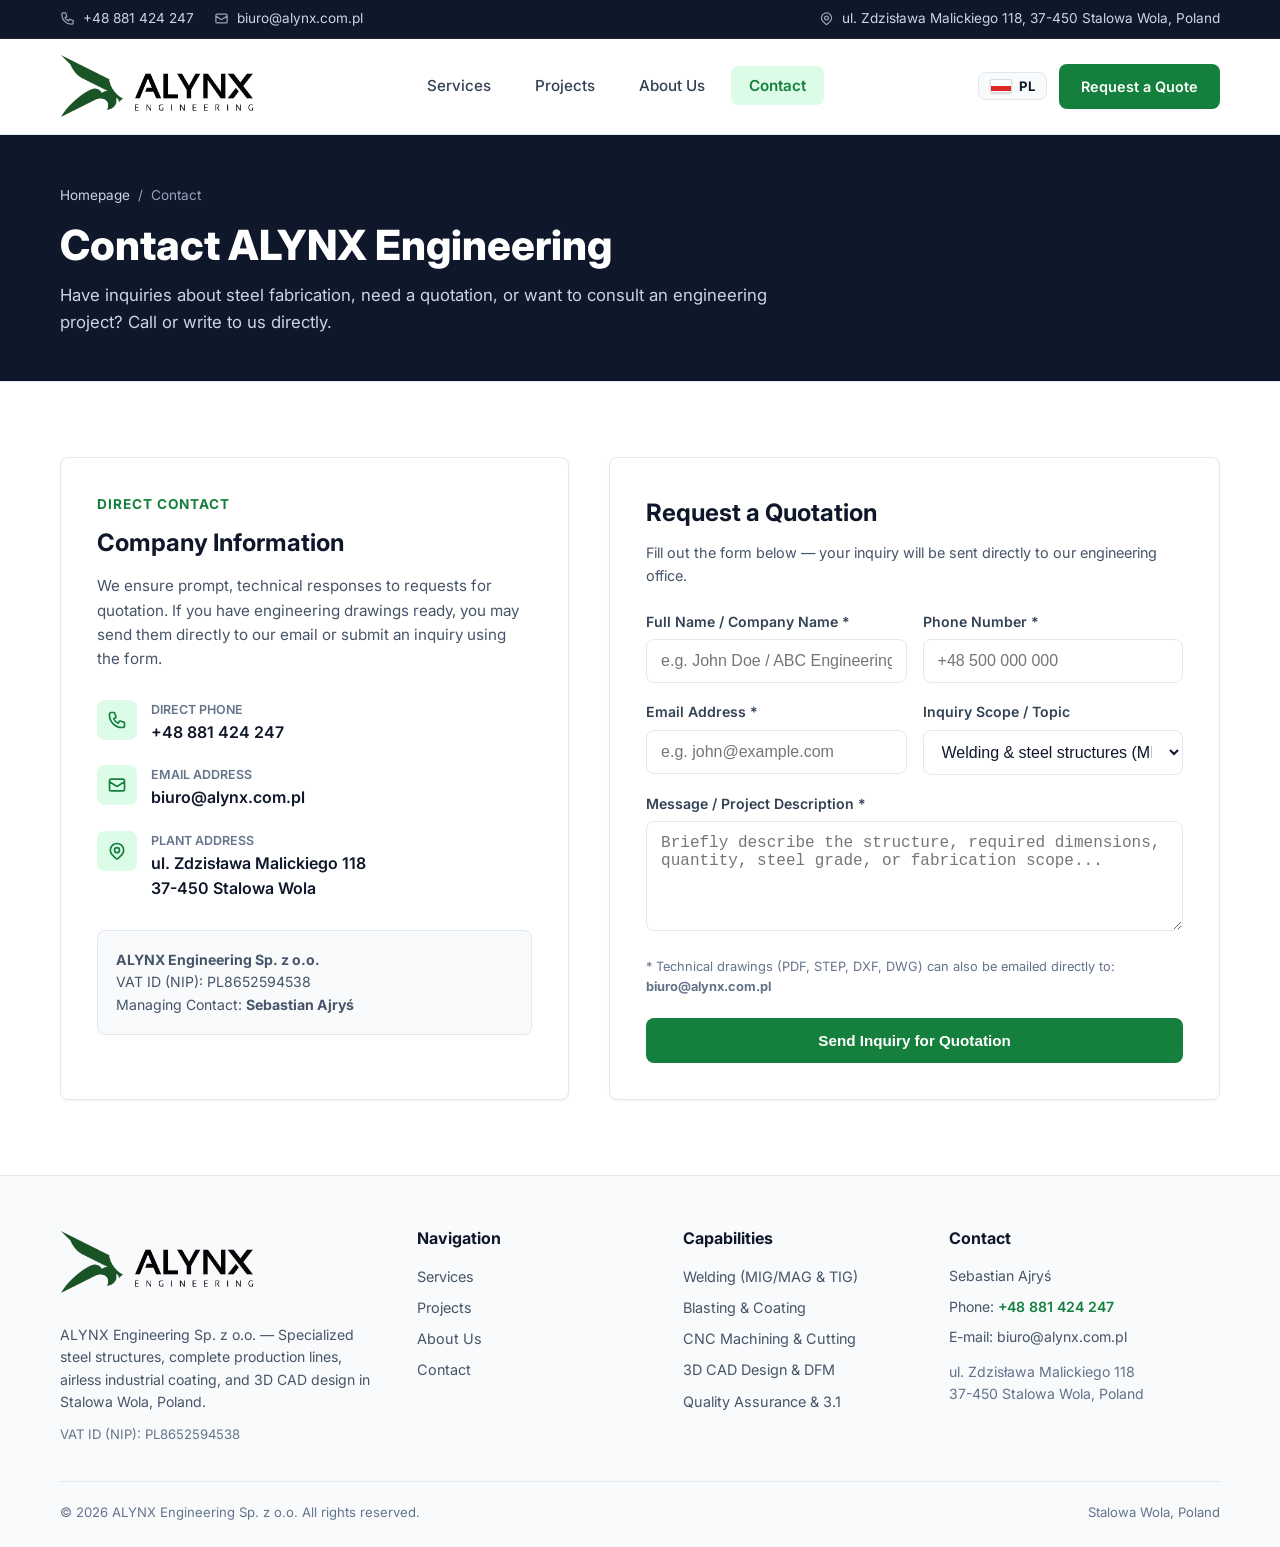
<file: en/contact.html>
<!DOCTYPE html>
<html lang="en">
<head>
  <meta charset="UTF-8">
  <meta name="viewport" content="width=device-width, initial-scale=1.0">
  <title>Contact & Quotation — ALYNX Engineering | Stalowa Wola, Poland</title>
  <meta name="description" content="Skontaktuj się z ALYNX Engineering w Stalowej Woli. Sebastian Ajryś — telefon: +48 881 424 247, email: biuro@alynx.com.pl. Wyceny konstrukcji stalowych, spawania, malarni, CNC i projektowania CAD.">
  
  <!-- Identyfikacja dla Google, Chrome i PWA (Miniaturki i skróty "ALYNX") -->
  <meta name="application-name" content="ALYNX">
  <meta name="apple-mobile-web-app-title" content="ALYNX">
  <meta property="og:site_name" content="ALYNX Engineering">
  <meta property="og:title" content="Kontakt — ALYNX Engineering">
  <meta property="og:description" content="Skontaktuj się z ALYNX Engineering w Stalowej Woli. Formularz wyceny, telefon i adres zakładu produkcyjnego.">
  <meta property="og:image" content="../assets/images/logo.png">
  <link rel="manifest" href="../site.webmanifest">
  <link rel="alternate" hreflang="pl" href="../kontakt.html">
  <link rel="alternate" hreflang="en" href="./contact.html">

  <link rel="icon" type="image/png" href="../assets/images/favicon.png">
  <link rel="stylesheet" href="../assets/css/style.css">
</head>
<body>

  <!-- TOP BAR -->
  <div class="top-bar">
    <div class="container top-bar-content">
      <div style="display: flex; gap: 20px; align-items: center; flex-wrap: wrap;">
        <span class="top-bar-item">
          <svg xmlns="http://www.w3.org/2000/svg" fill="none" viewBox="0 0 24 24" stroke="currentColor">
            <path stroke-linecap="round" stroke-linejoin="round" stroke-width="2" d="M3 5a2 2 0 012-2h3.28a1 1 0 01.948.684l1.498 4.493a1 1 0 01-.502 1.21l-2.257 1.13a11.042 11.042 0 005.516 5.516l1.13-2.257a1 1 0 011.21-.502l4.493 1.498a1 1 0 01.684.949V19a2 2 0 01-2 2h-1C9.716 21 3 14.284 3 6V5z"/>
          </svg>
          <a href="tel:+48881424247">+48 881 424 247</a>
        </span>
        <span class="top-bar-item">
          <svg xmlns="http://www.w3.org/2000/svg" fill="none" viewBox="0 0 24 24" stroke="currentColor">
            <path stroke-linecap="round" stroke-linejoin="round" stroke-width="2" d="M3 8l7.89 5.26a2 2 0 002.22 0L21 8M5 19h14a2 2 0 002-2V7a2 2 0 00-2-2H5a2 2 0 00-2 2v10a2 2 0 002 2z"/>
          </svg>
          <a href="mailto:biuro@alynx.com.pl">biuro@alynx.com.pl</a>
        </span>
      </div>
      <div style="display: flex; gap: 16px; align-items: center;">
        <span class="top-bar-item">
          <svg xmlns="http://www.w3.org/2000/svg" fill="none" viewBox="0 0 24 24" stroke="currentColor">
            <path stroke-linecap="round" stroke-linejoin="round" stroke-width="2" d="M17.657 16.657L13.414 20.9a1.998 1.998 0 01-2.827 0l-4.244-4.243a8 8 0 1111.314 0z"/>
            <path stroke-linecap="round" stroke-linejoin="round" stroke-width="2" d="M15 11a3 3 0 11-6 0 3 3 0 016 0z"/>
          </svg>
          ul. Zdzisława Malickiego 118, 37-450 Stalowa Wola, Poland
        </span>
      </div>
    </div>
  </div>

  <!-- HEADER -->
  <header class="site-header">
    <div class="container header-inner">
      <a href="index.html" class="logo-btn" title="ALYNX Engineering — Homepage">
        <img src="../assets/images/logo.png" alt="ALYNX Engineering">
      </a>

      <nav aria-label="Menu strony">
        <ul class="nav-menu" id="navMenu">
          <li><a href="services.html" class="nav-link">Services</a></li>
          <li><a href="projects.html" class="nav-link">Projects</a></li>
          <li><a href="about.html" class="nav-link">About Us</a></li>
          <li><a href="contact.html" class="nav-link active">Contact</a></li>
          <li class="mobile-only-action" style="margin-top: 10px;">
            <a href="contact.html" class="btn btn-primary" style="width: 100%; text-align: center; justify-content: center;">Request a Quote</a>
          </li>
          <li class="mobile-only-action">
            <a href="tel:+48881424247" class="mobile-call-link">
              <svg xmlns="http://www.w3.org/2000/svg" width="18" height="18" fill="none" viewBox="0 0 24 24" stroke="currentColor">
                <path stroke-linecap="round" stroke-linejoin="round" stroke-width="2" d="M3 5a2 2 0 012-2h3.28a1 1 0 01.948.684l1.498 4.493a1 1 0 01-.502 1.21l-2.257 1.13a11.042 11.042 0 005.516 5.516l1.13-2.257a1 1 0 011.21-.502l4.493 1.498a1 1 0 01.684.949V19a2 2 0 01-2 2h-1C9.716 21 3 14.284 3 6V5z"/>
              </svg>
              Call: +48 881 424 247
            </a>
          </li>
        </ul>
      </nav>

      <div style="display: flex; align-items: center; gap: 12px;">
        <a href="../kontakt.html" class="lang-flag-btn" hreflang="pl" title="Wersja polska" aria-label="Przełącz na język polski">
          <svg xmlns="http://www.w3.org/2000/svg" viewBox="0 0 60 30" width="22" height="14" class="flag-icon" aria-hidden="true" style="border: 1px solid rgba(0,0,0,0.12);">
            <rect width="60" height="15" fill="#FFFFFF"/>
            <rect y="15" width="60" height="15" fill="#DC2626"/>
          </svg>
          <span>PL</span>
        </a>
        <a href="contact.html" class="header-cta-btn">Request a Quote</a>
        <button type="button" class="mobile-menu-btn" id="mobileMenuBtn" aria-label="Open menu">
          <svg xmlns="http://www.w3.org/2000/svg" fill="none" viewBox="0 0 24 24" stroke="currentColor">
            <path stroke-linecap="round" stroke-linejoin="round" stroke-width="2" d="M4 6h16M4 12h16m-7 6h7"/>
          </svg>
        </button>
      </div>
    </div>
  </header>

  <!-- PAGE HERO -->
  <section class="page-hero">
    <div class="container">
      <div class="breadcrumbs">
        <a href="index.html">Homepage</a>
        <span>/</span>
        <span>Contact</span>
      </div>
      <h1 class="page-hero-title">Contact ALYNX Engineering</h1>
      <p class="page-hero-desc">
        Have inquiries about steel fabrication, need a quotation, or want to consult an engineering project? Call or write to us directly.
      </p>
    </div>
  </section>

  <!-- FORMULARZ I DANE KONTAKTOWE -->
  <main class="section">
    <div class="container">
      
      <div class="contact-grid">
        
        <!-- Lewa kolumna: Dane kontaktowe -->
        <div class="contact-card">
          <div class="section-kicker">Direct Contact</div>
          <h3>Company Information</h3>
          <p>
            We ensure prompt, technical responses to requests for quotation. If you have engineering drawings ready, you may send them directly to our email or submit an inquiry using the form.
          </p>

          <div class="contact-list">
            
            <div class="contact-row">
              <div class="contact-icon">
                <svg xmlns="http://www.w3.org/2000/svg" fill="none" viewBox="0 0 24 24" stroke="currentColor">
                  <path stroke-linecap="round" stroke-linejoin="round" stroke-width="2" d="M3 5a2 2 0 012-2h3.28a1 1 0 01.948.684l1.498 4.493a1 1 0 01-.502 1.21l-2.257 1.13a11.042 11.042 0 005.516 5.516l1.13-2.257a1 1 0 011.21-.502l4.493 1.498a1 1 0 01.684.949V19a2 2 0 01-2 2h-1C9.716 21 3 14.284 3 6V5z"/>
                </svg>
              </div>
              <div>
                <div class="contact-label">Direct Phone</div>
                <div class="contact-value">
                  <a href="tel:+48881424247">+48 881 424 247</a>
                </div>
              </div>
            </div>

            <div class="contact-row">
              <div class="contact-icon">
                <svg xmlns="http://www.w3.org/2000/svg" fill="none" viewBox="0 0 24 24" stroke="currentColor">
                  <path stroke-linecap="round" stroke-linejoin="round" stroke-width="2" d="M3 8l7.89 5.26a2 2 0 002.22 0L21 8M5 19h14a2 2 0 002-2V7a2 2 0 00-2-2H5a2 2 0 00-2 2v10a2 2 0 002 2z"/>
                </svg>
              </div>
              <div>
                <div class="contact-label">Email Address</div>
                <div class="contact-value">
                  <a href="mailto:biuro@alynx.com.pl">biuro@alynx.com.pl</a>
                </div>
              </div>
            </div>

            <div class="contact-row">
              <div class="contact-icon">
                <svg xmlns="http://www.w3.org/2000/svg" fill="none" viewBox="0 0 24 24" stroke="currentColor">
                  <path stroke-linecap="round" stroke-linejoin="round" stroke-width="2" d="M17.657 16.657L13.414 20.9a1.998 1.998 0 01-2.827 0l-4.244-4.243a8 8 0 1111.314 0z"/>
                  <path stroke-linecap="round" stroke-linejoin="round" stroke-width="2" d="M15 11a3 3 0 11-6 0 3 3 0 016 0z"/>
                </svg>
              </div>
              <div>
                <div class="contact-label">Plant Address</div>
                <div class="contact-value">
                  ul. Zdzisława Malickiego 118<br>
                  37-450 Stalowa Wola
                </div>
              </div>
            </div>

          </div>

          <div style="background-color: var(--bg-alt); border: 1px solid var(--gray-border); border-radius: var(--radius); padding: 18px; font-size: 0.88rem; color: #475569;">
            <strong>ALYNX Engineering Sp. z o.o.</strong><br>
            VAT ID (NIP): PL8652594538<br>
            Managing Contact: <strong>Sebastian Ajryś</strong>
          </div>
        </div>

        <!-- Prawa kolumna: Formularz kontaktowy -->
        <div class="form-card">
          <h3>Request a Quotation</h3>
          <p>Fill out the form below — your inquiry will be sent directly to our engineering office.</p>

          <div id="formStatus" style="display: none;"></div>

          <form id="contactForm" novalidate>
            <!-- Web3Forms anti-spam & access key -->
            <input type="hidden" name="access_key" id="w3fKey" value="">
            <input type="checkbox" name="botcheck" tabindex="-1" style="display: none;">
            
            <div class="form-row">
              <div class="form-group">
                <label for="cName" class="form-label">Full Name / Company Name *</label>
                <input type="text" id="cName" name="name" class="form-input" placeholder="e.g. John Doe / ABC Engineering" required>
                <span class="form-error-msg" id="cNameError" style="display: none;"></span>
              </div>
              <div class="form-group">
                <label for="cPhone" class="form-label">Phone Number *</label>
                <input type="tel" id="cPhone" name="phone" class="form-input" placeholder="+48 500 000 000" required>
                <span class="form-error-msg" id="cPhoneError" style="display: none;"></span>
              </div>
            </div>

            <div class="form-row">
              <div class="form-group">
                <label for="cEmail" class="form-label">Email Address *</label>
                <input type="email" id="cEmail" name="email" class="form-input" placeholder="e.g. john@example.com" required>
                <span class="form-error-msg" id="cEmailError" style="display: none;"></span>
              </div>
              <div class="form-group">
                <label for="cService" class="form-label">Inquiry Scope / Topic</label>
                <select id="cService" name="service" class="form-select">
                  <option value="Welding & Steel Structures (MIG/MAG & TIG)">Welding &amp; steel structures (MIG/MAG &amp; TIG)</option>
                  <option value="Airless Spray Painting & Blasting">Airless spray painting &amp; shot blasting</option>
                  <option value="Large CNC Machining & Cutting">Large-scale CNC machining &amp; plate cutting</option>
                  <option value="3D CAD Design & Documentation">3D CAD design &amp; engineering supervision</option>
                  <option value="Turnkey Execution / Other">Turnkey project execution / Other</option>
                </select>
              </div>
            </div>

            <div class="form-group">
              <label for="cMessage" class="form-label">Message / Project Description *</label>
              <textarea id="cMessage" name="message" class="form-textarea" placeholder="Briefly describe the structure, required dimensions, quantity, steel grade, or fabrication scope..." required></textarea>
              <span class="form-error-msg" id="cMessageError" style="display: none;"></span>
            </div>

            <div style="font-size: 0.8rem; color: #64748B; margin-bottom: 20px;">
              * Technical drawings (PDF, STEP, DXF, DWG) can also be emailed directly to: <strong>biuro@alynx.com.pl</strong>
            </div>

            <button type="submit" class="btn btn-primary" id="cSubmitBtn" style="width: 100%;">
              Send Inquiry for Quotation
            </button>

          </form>
        </div>

      </div>

    </div>
  </main>

  <!-- FOOTER -->
  <footer class="site-footer">
    <div class="container">
      <div class="footer-grid">
        <div>
          <a href="index.html" class="logo-btn" style="margin-bottom: 12px;">
            <img src="../assets/images/logo.png" alt="ALYNX Engineering" class="footer-logo">
          </a>
          <p class="footer-about">
            ALYNX Engineering Sp. z o.o. — Specialized steel structures, complete production lines, airless industrial coating, and 3D CAD design in Stalowa Wola, Poland.
          </p>
          <div style="font-size: 0.82rem; color: #64748B;">VAT ID (NIP): PL8652594538</div>
        </div>
        <div>
          <h4 class="footer-col-title">Navigation</h4>
          <ul class="footer-links">
            <li><a href="services.html">Services</a></li>
            <li><a href="projects.html">Projects</a></li>
            <li><a href="about.html">About Us</a></li>
            <li><a href="contact.html">Contact</a></li>
          </ul>
        </div>
        <div>
          <h4 class="footer-col-title">Capabilities</h4>
          <ul class="footer-links">
            <li><a href="services.html#spawanie">Welding (MIG/MAG &amp; TIG)</a></li>
            <li><a href="services.html#malowanie">Blasting &amp; Coating</a></li>
            <li><a href="services.html#cnc">CNC Machining &amp; Cutting</a></li>
            <li><a href="services.html#cad">3D CAD Design &amp; DFM</a></li>
            <li><a href="services.html#jakosc">Quality Assurance &amp; 3.1</a></li>
          </ul>
        </div>
        <div>
          <h4 class="footer-col-title">Contact</h4>
          <div style="display: flex; flex-direction: column; gap: 8px; font-size: 0.88rem;">
            <div>Sebastian Ajryś</div>
            <div>Phone: <a href="tel:+48881424247" style="color: var(--primary); font-weight: 600;">+48 881 424 247</a></div>
            <div>E-mail: <a href="mailto:biuro@alynx.com.pl">biuro@alynx.com.pl</a></div>
            <div style="color: #64748B; margin-top: 4px;">ul. Zdzisława Malickiego 118<br>37-450 Stalowa Wola, Poland</div>
          </div>
        </div>
      </div>
      <div class="footer-bottom">
        <div>&copy; <span id="currentYear">2026</span> ALYNX Engineering Sp. z o.o. All rights reserved.</div>
        <div>Stalowa Wola, Poland</div>
      </div>
    </div>
  </footer>

  <script src="../assets/js/main.js"></script>
</body>
</html>
</file>
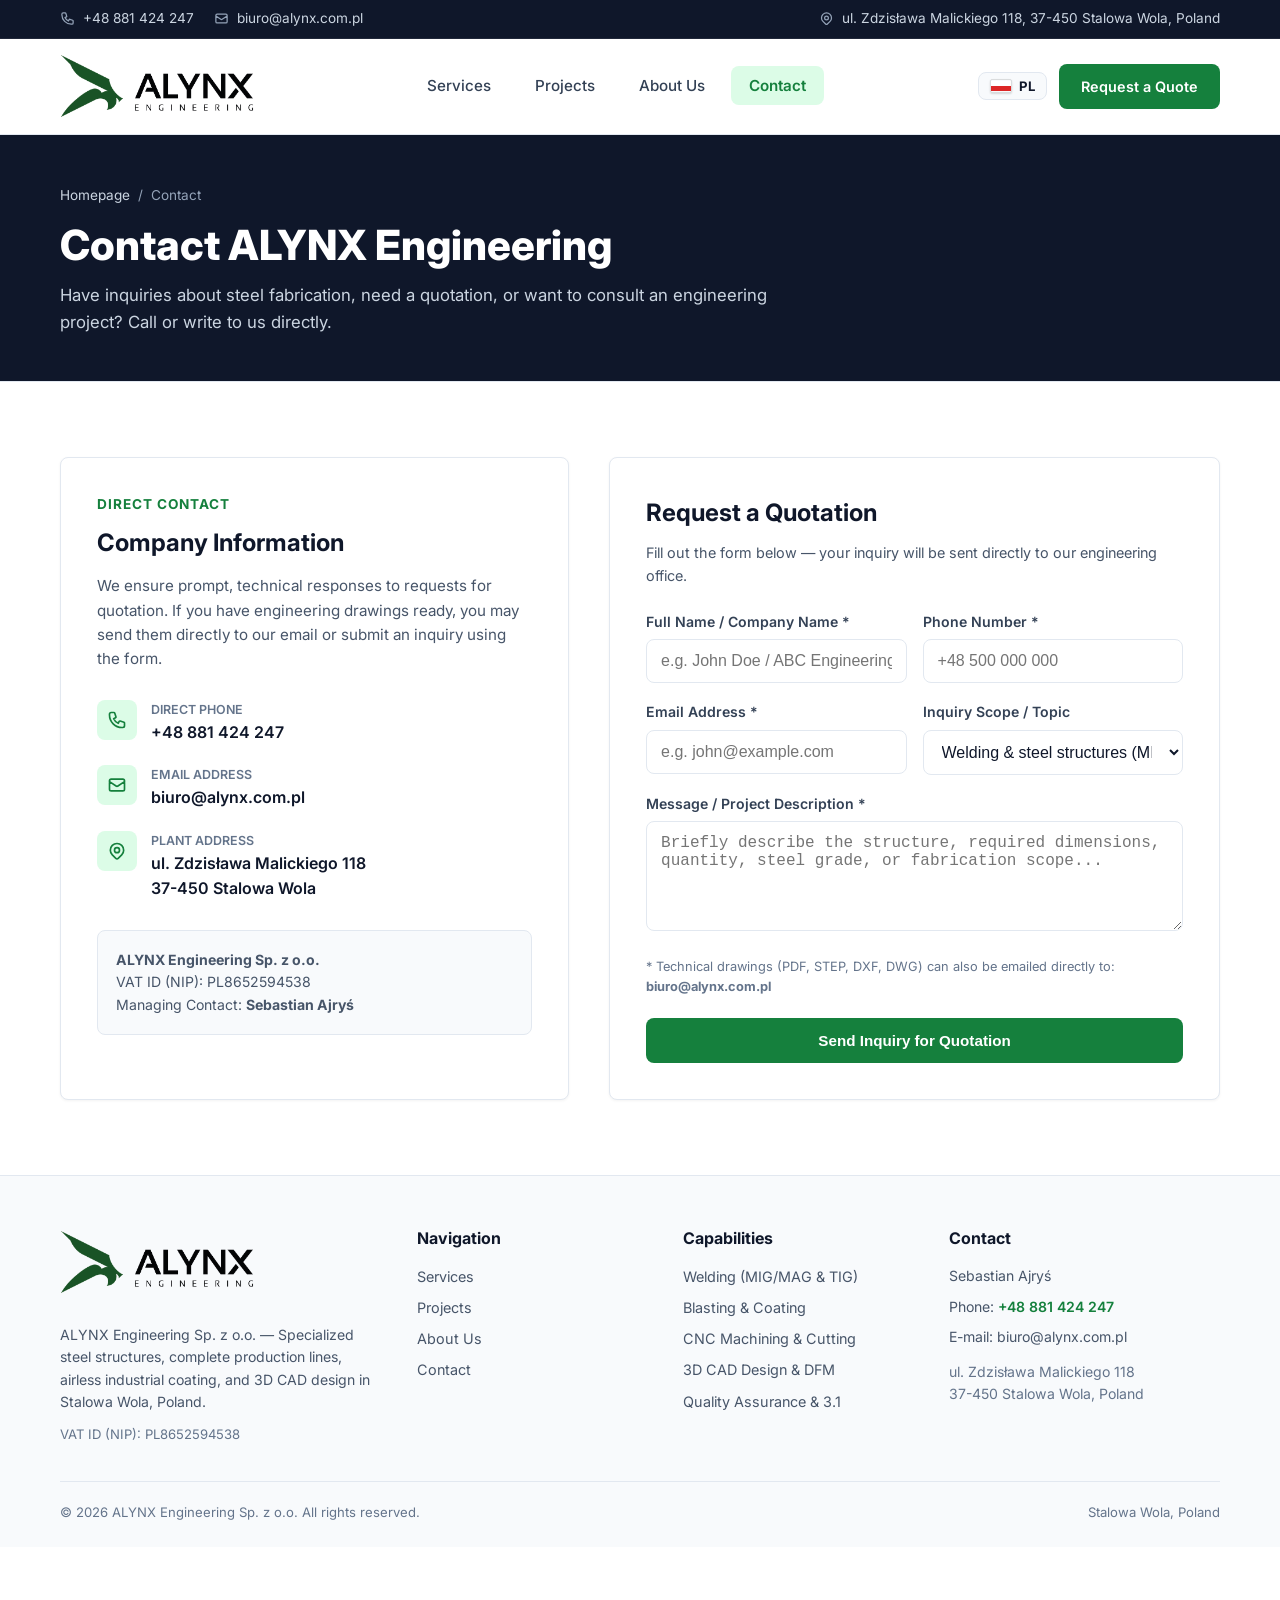
<file: en/kontakt.html>
<!DOCTYPE html>
<html lang="en">
<head>
  <meta charset="UTF-8">
  <meta http-equiv="refresh" content="0; url=contact.html">
  <title>Redirecting to Contact...</title>
  <link rel="canonical" href="contact.html">
</head>
<body>
  <p>Redirecting to <a href="contact.html">contact.html</a>...</p>
</body>
</html>
</file>
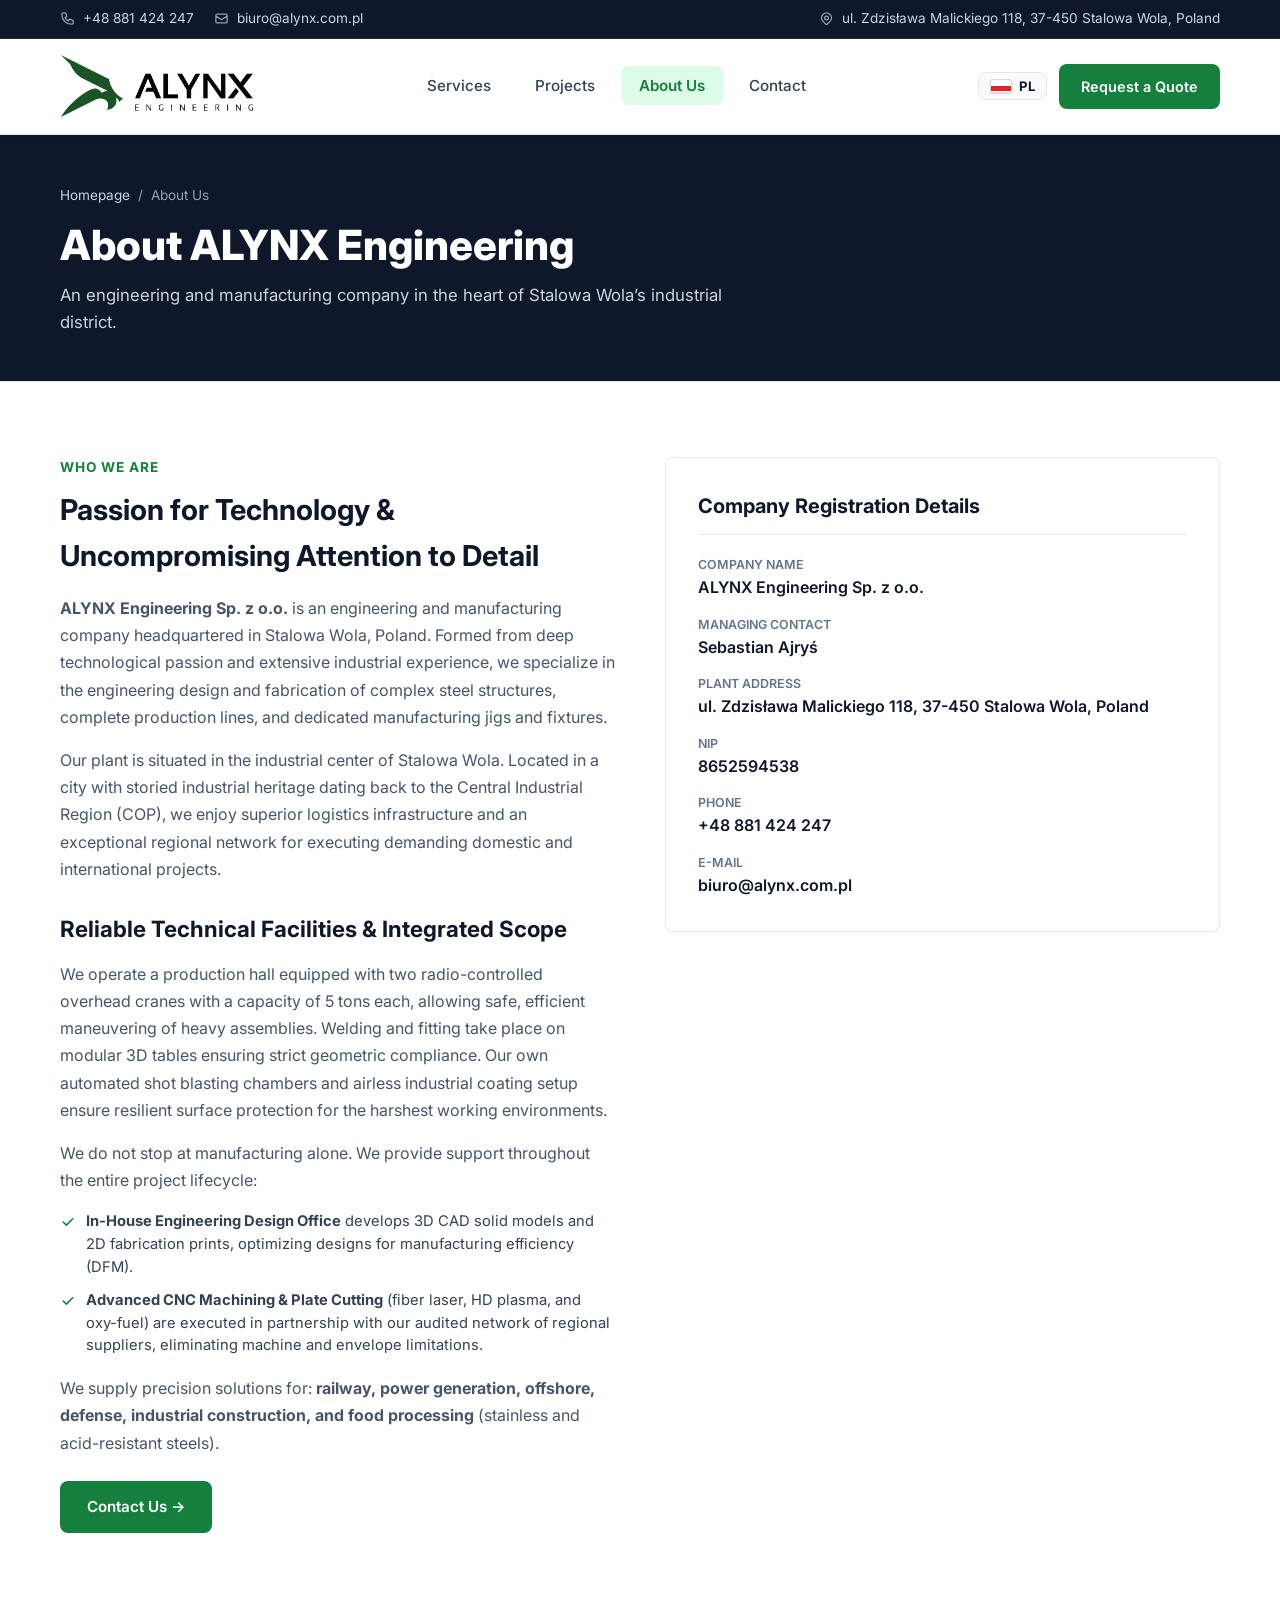
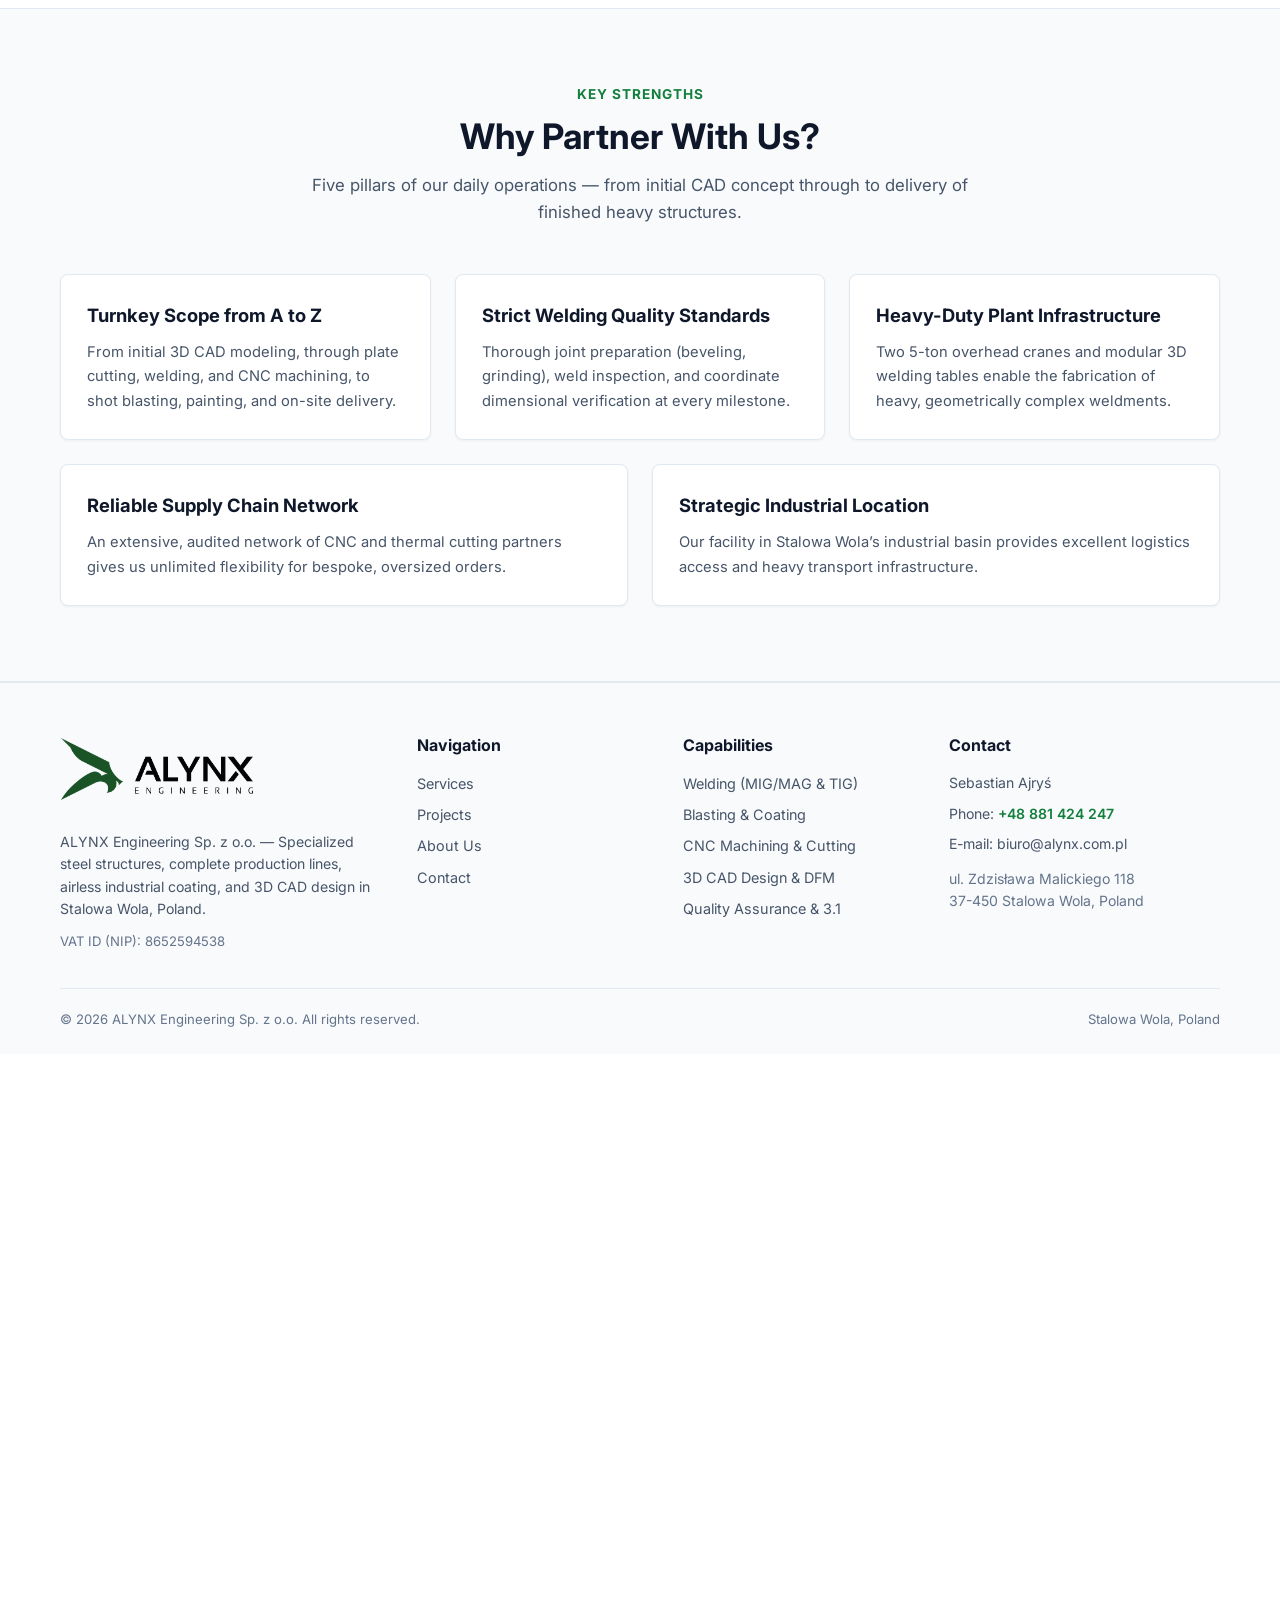
<file: en/o-nas.html>
<!DOCTYPE html>
<html lang="en">
<head>
  <meta charset="UTF-8">
  <meta http-equiv="refresh" content="0; url=about.html">
  <title>Redirecting to About Us...</title>
  <link rel="canonical" href="about.html">
</head>
<body>
  <p>Redirecting to <a href="about.html">about.html</a>...</p>
</body>
</html>
</file>
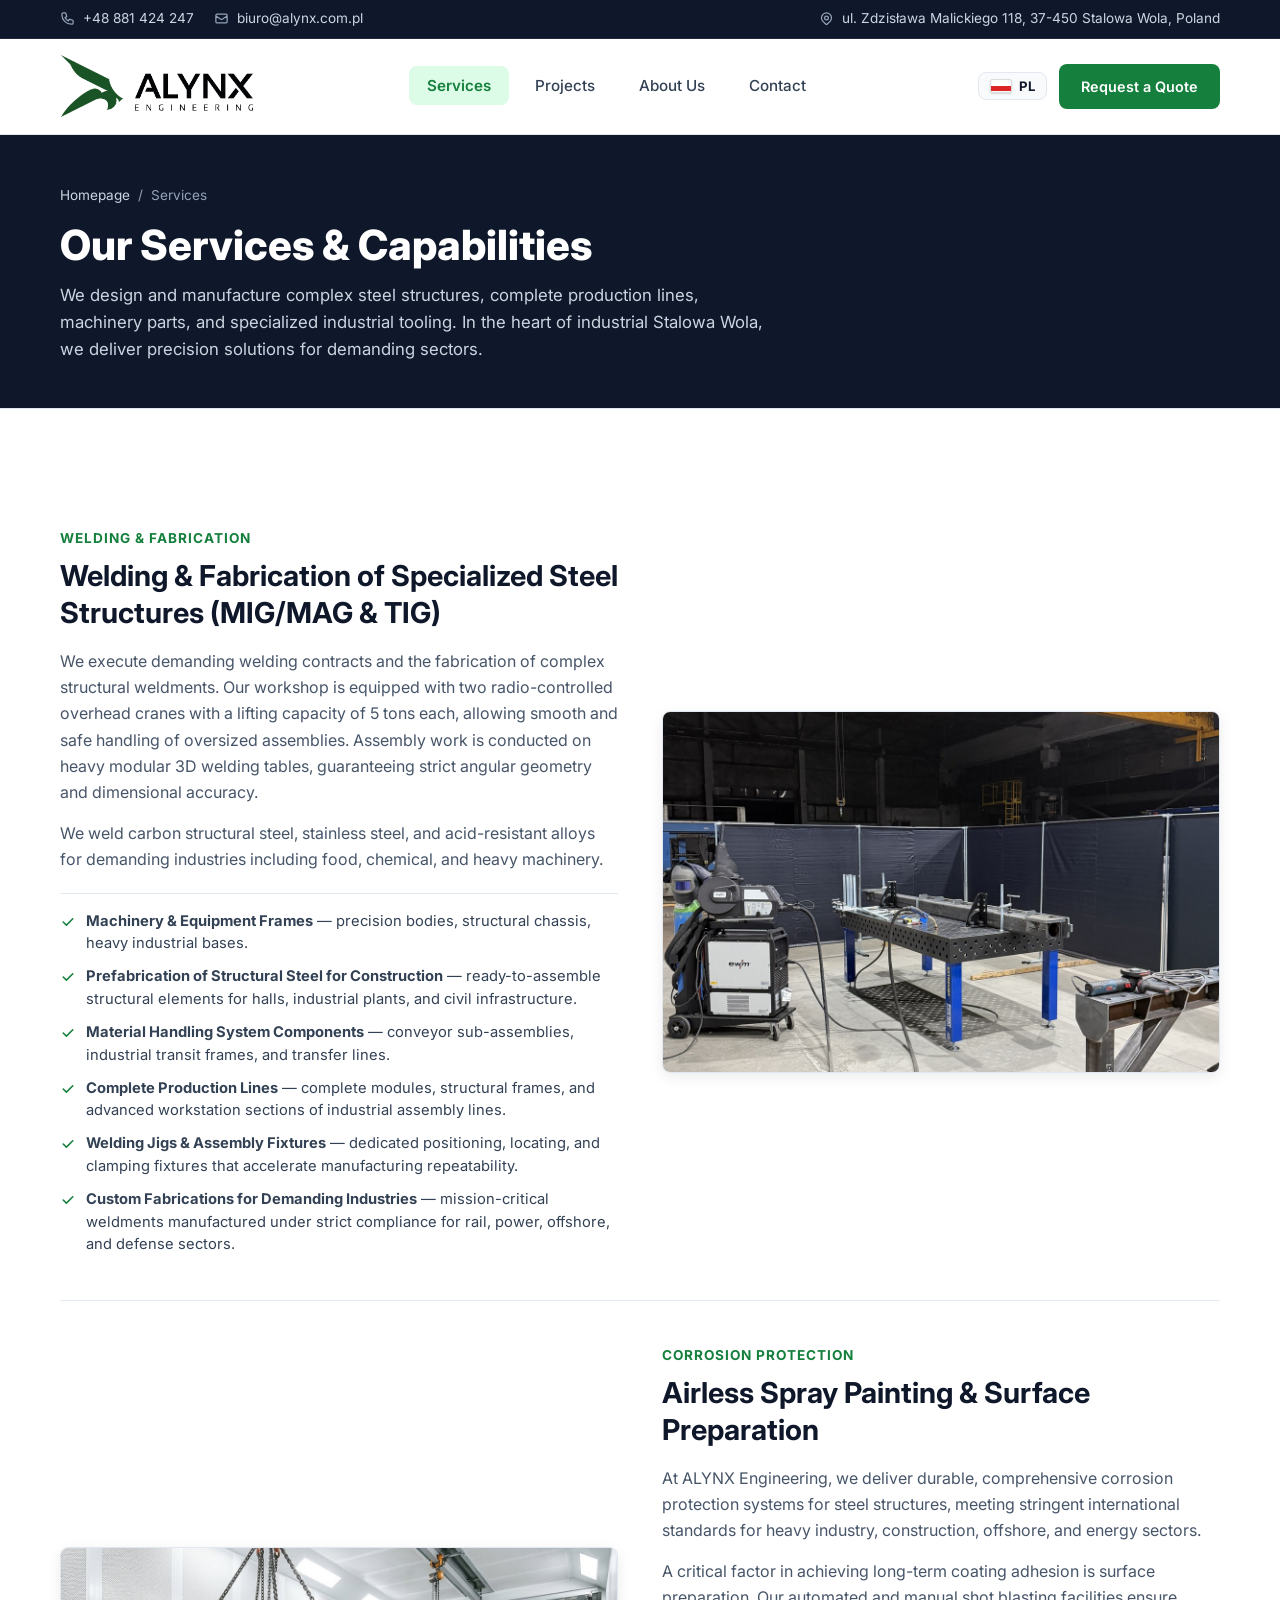
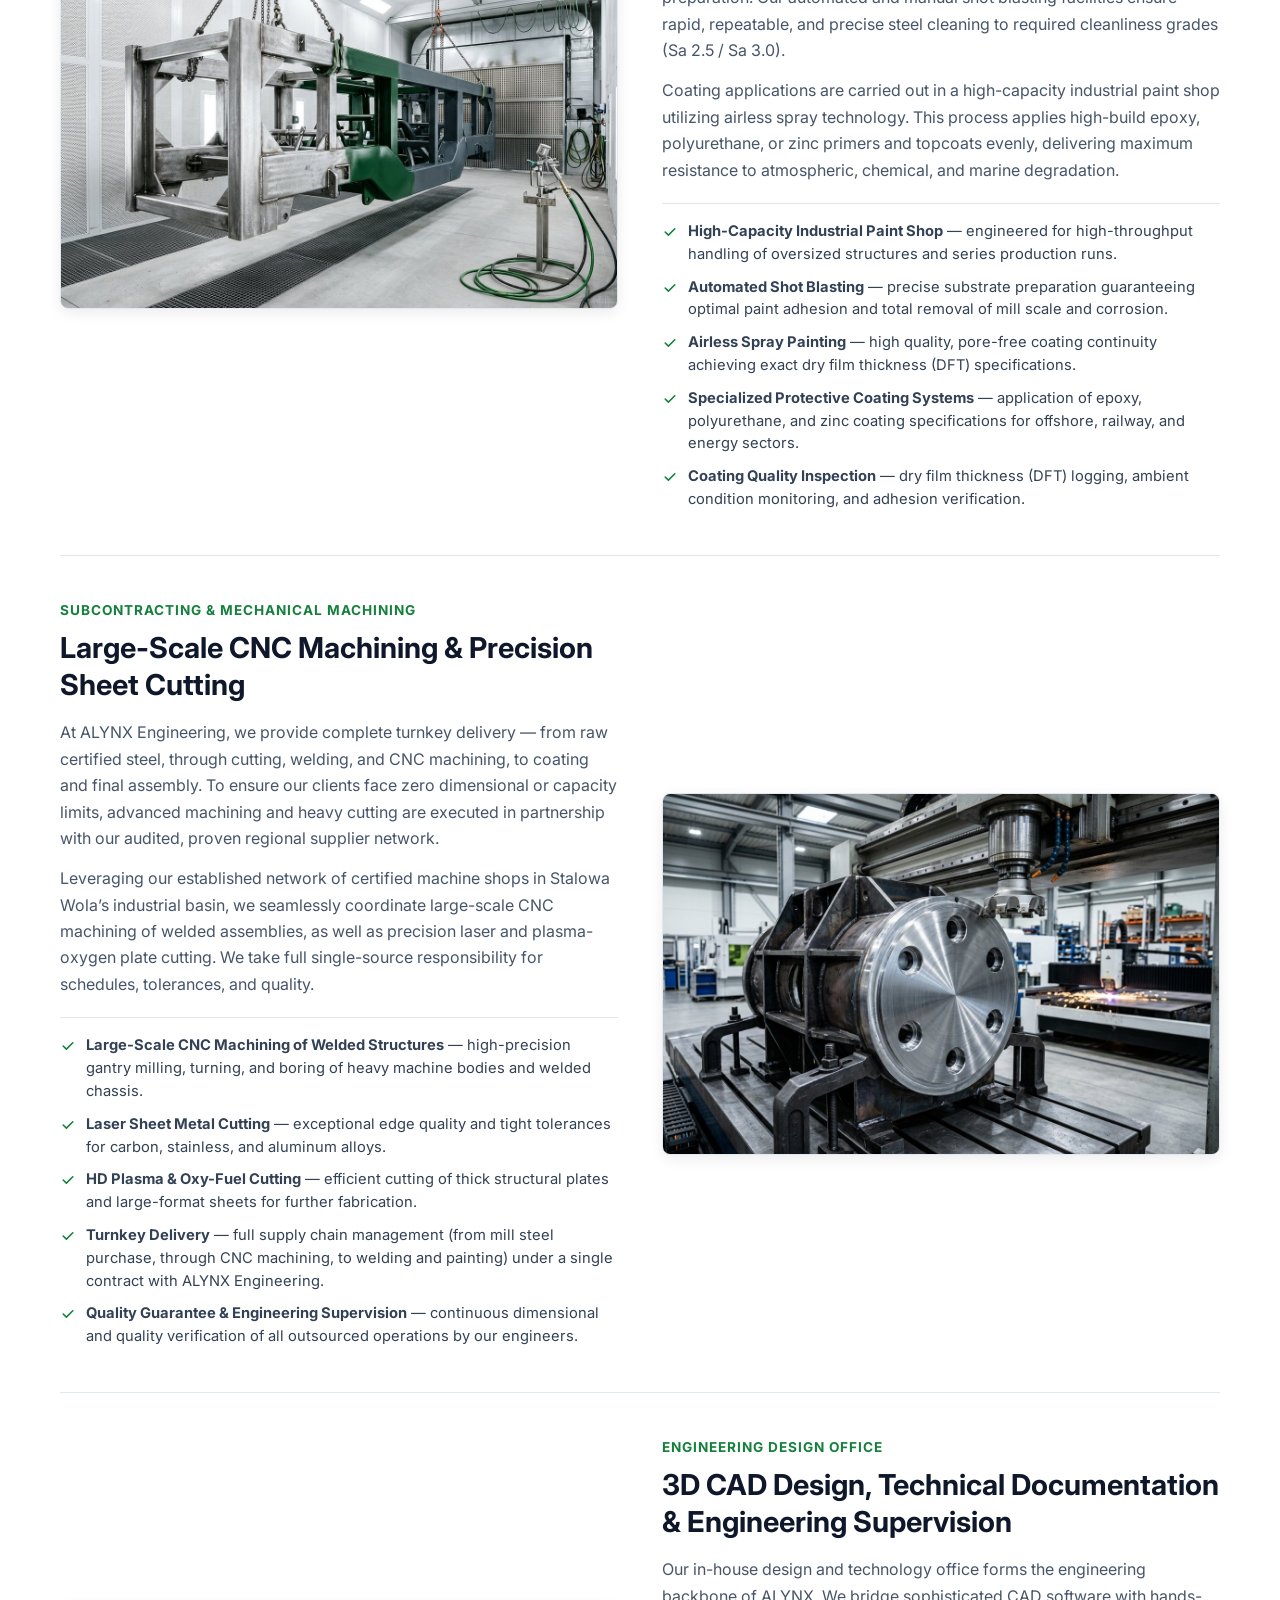
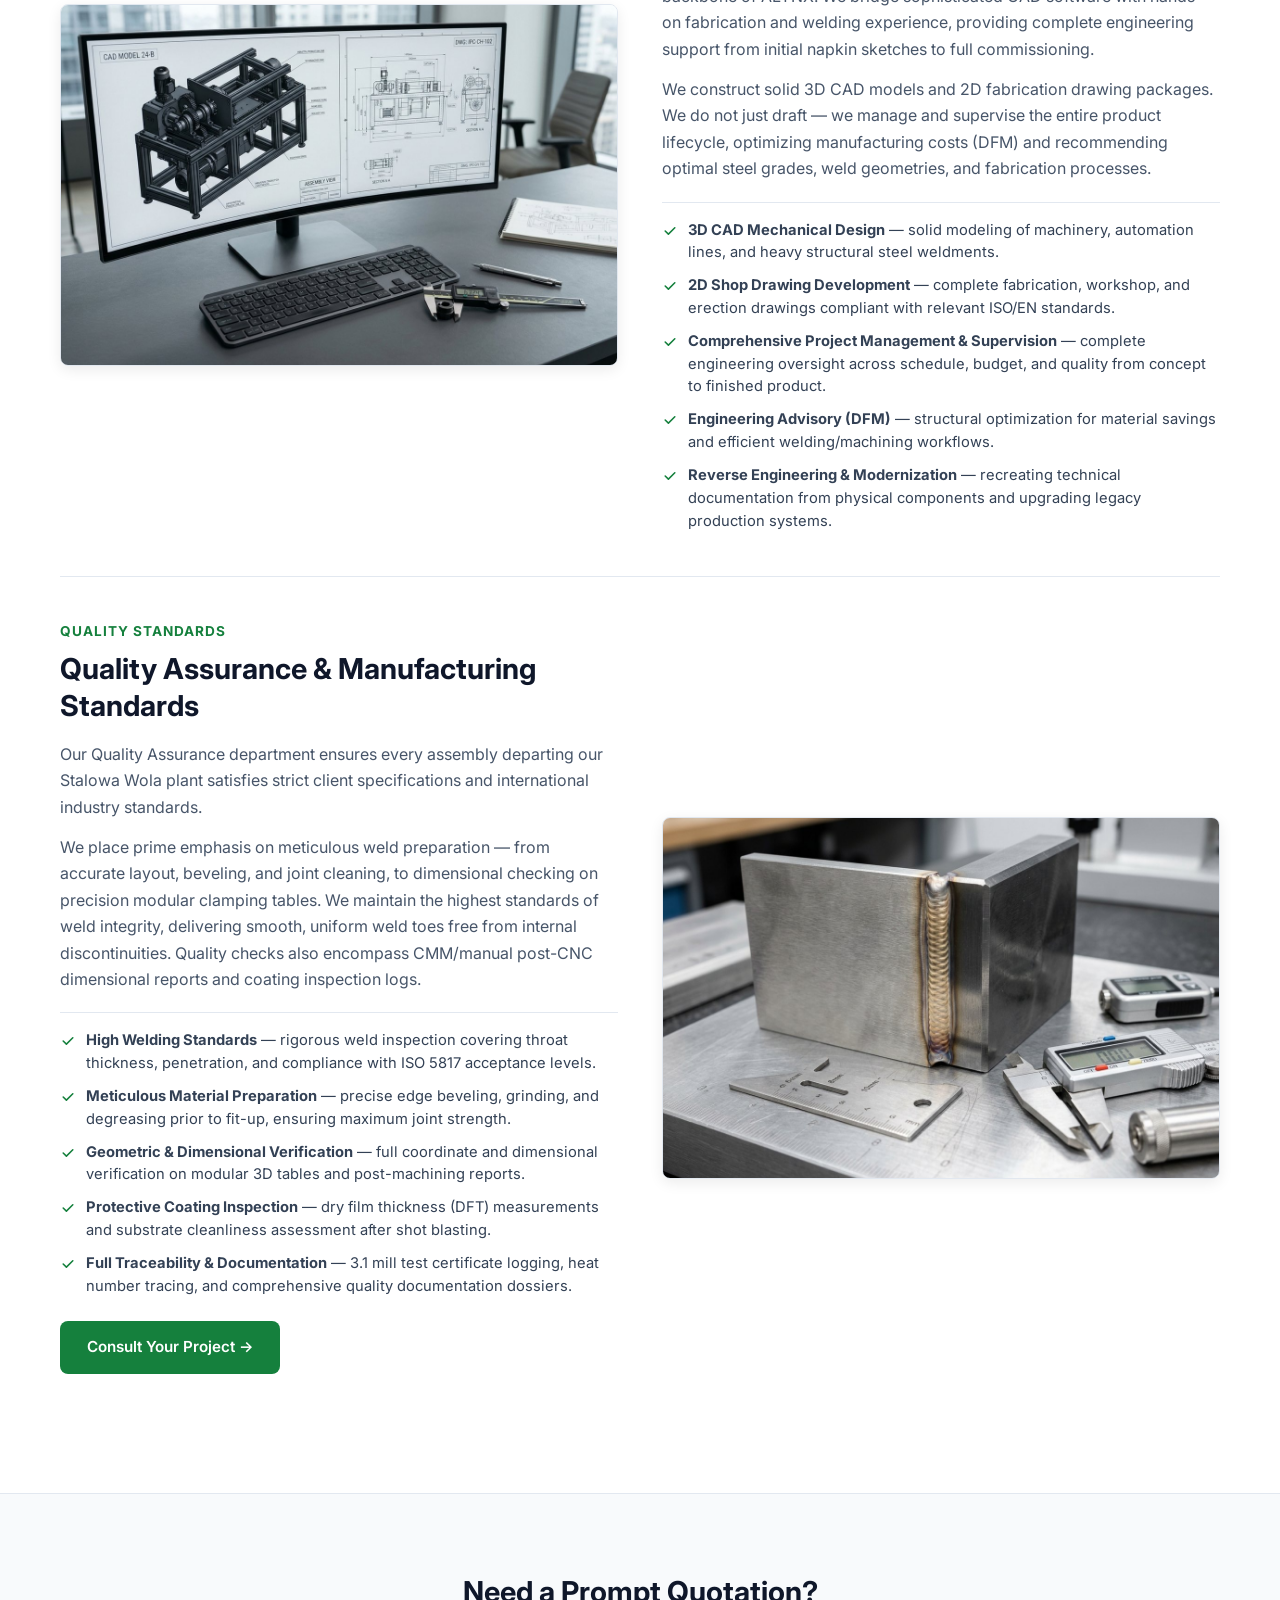
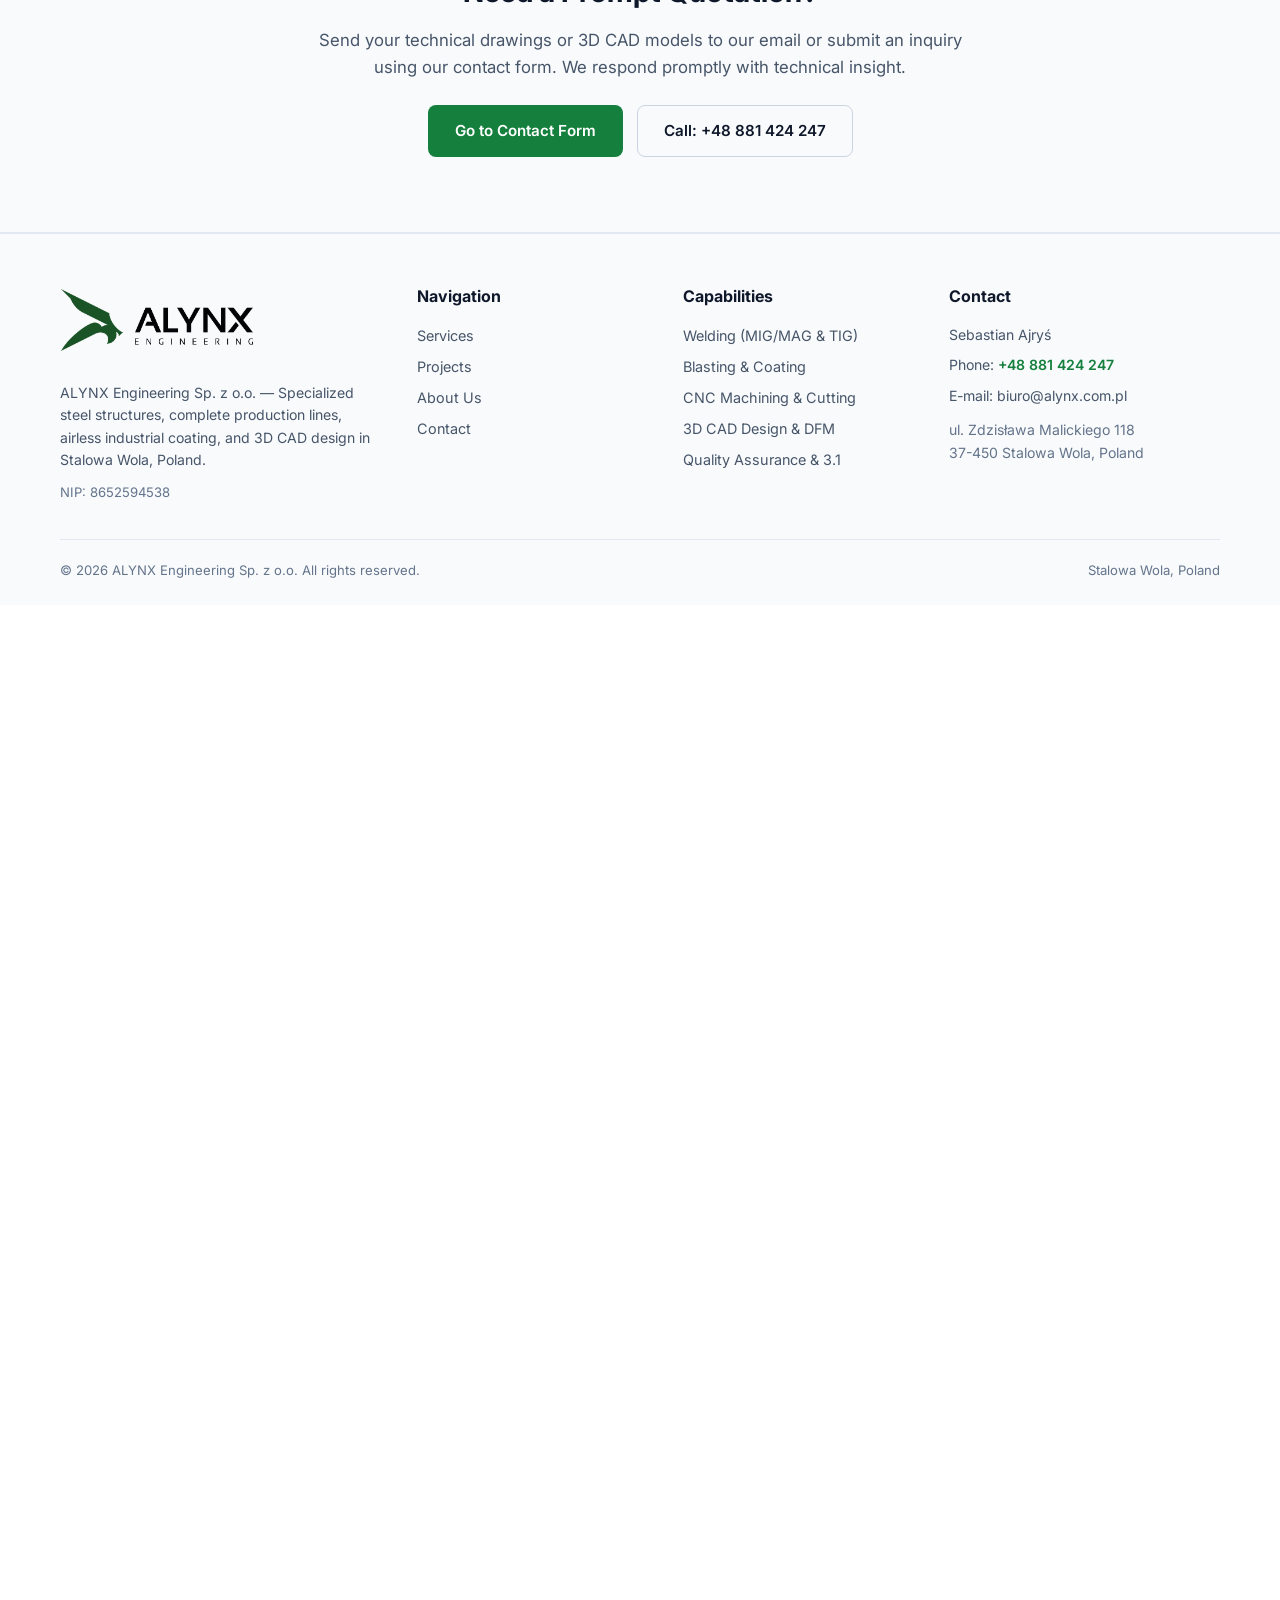
<file: en/oferta.html>
<!DOCTYPE html>
<html lang="en">
<head>
  <meta charset="UTF-8">
  <meta http-equiv="refresh" content="0; url=services.html">
  <title>Redirecting to Services...</title>
  <link rel="canonical" href="services.html">
</head>
<body>
  <p>Redirecting to <a href="services.html">services.html</a>...</p>
</body>
</html>
</file>
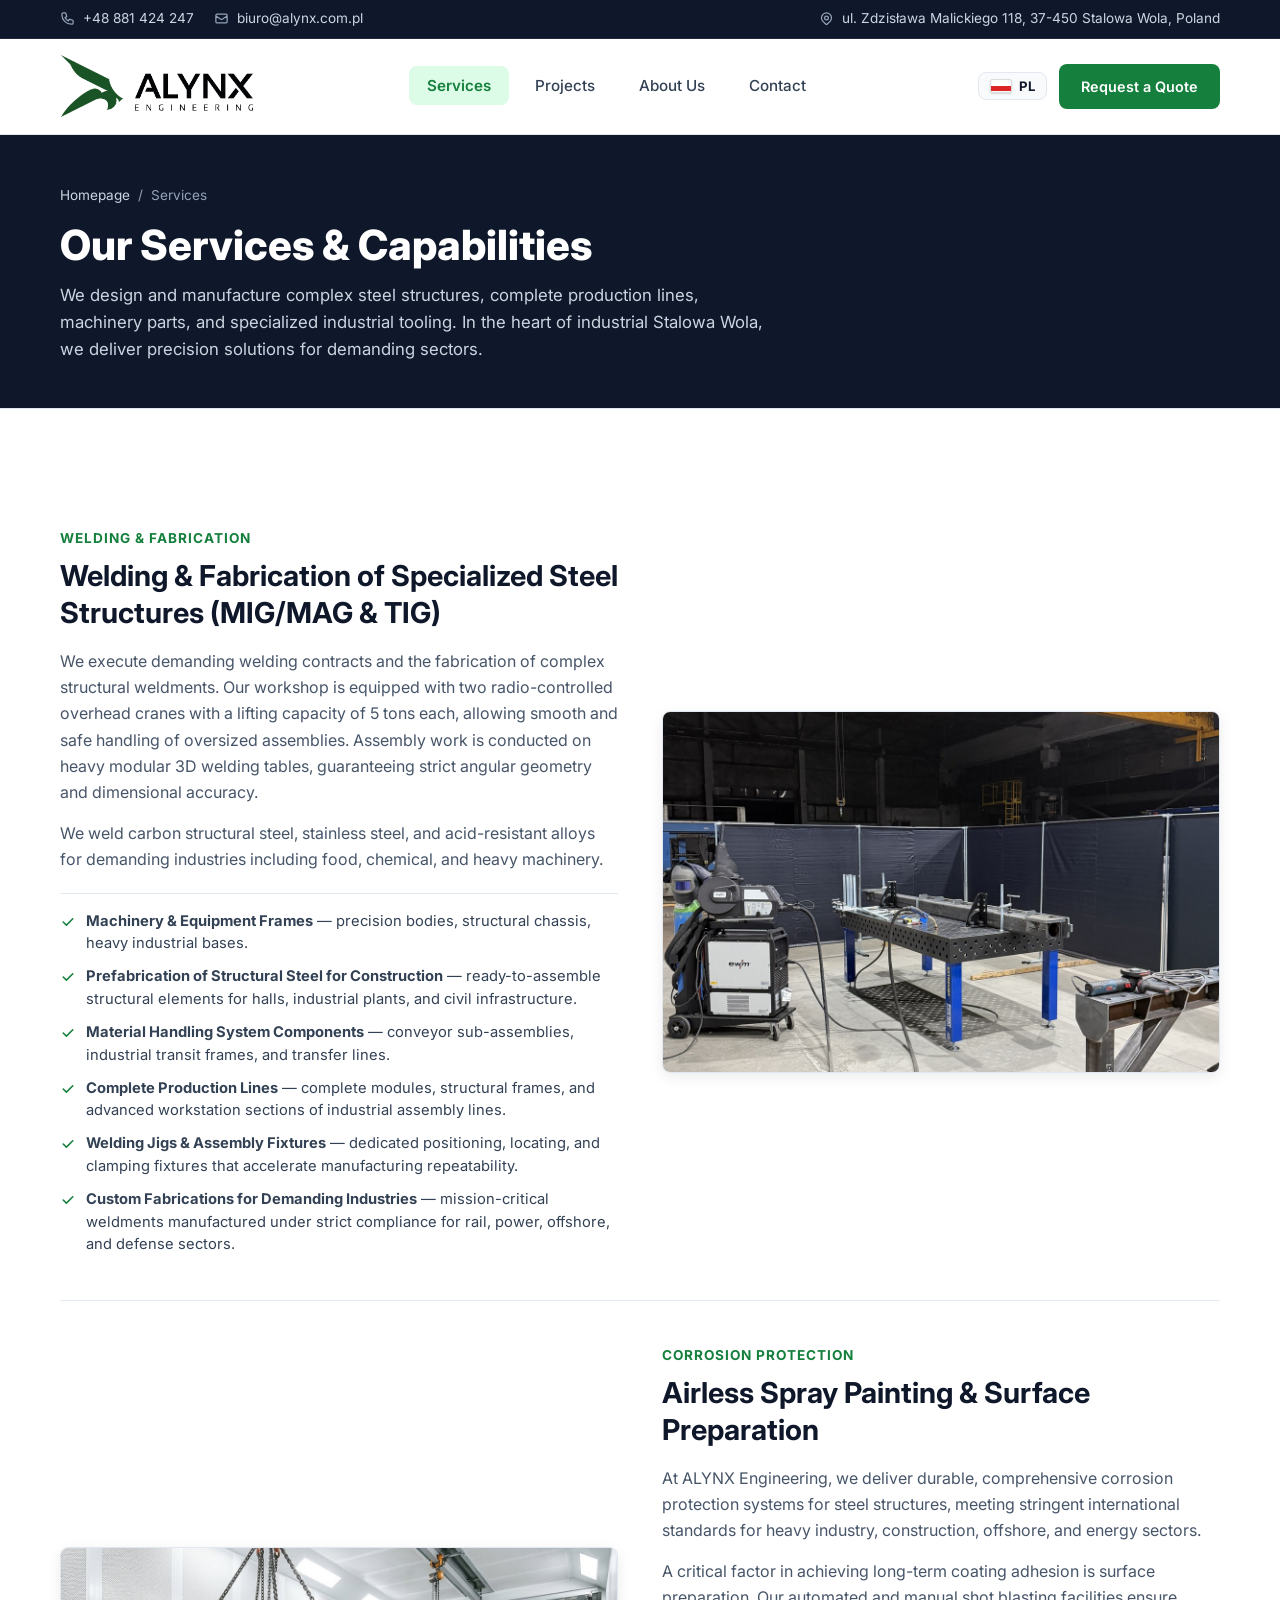
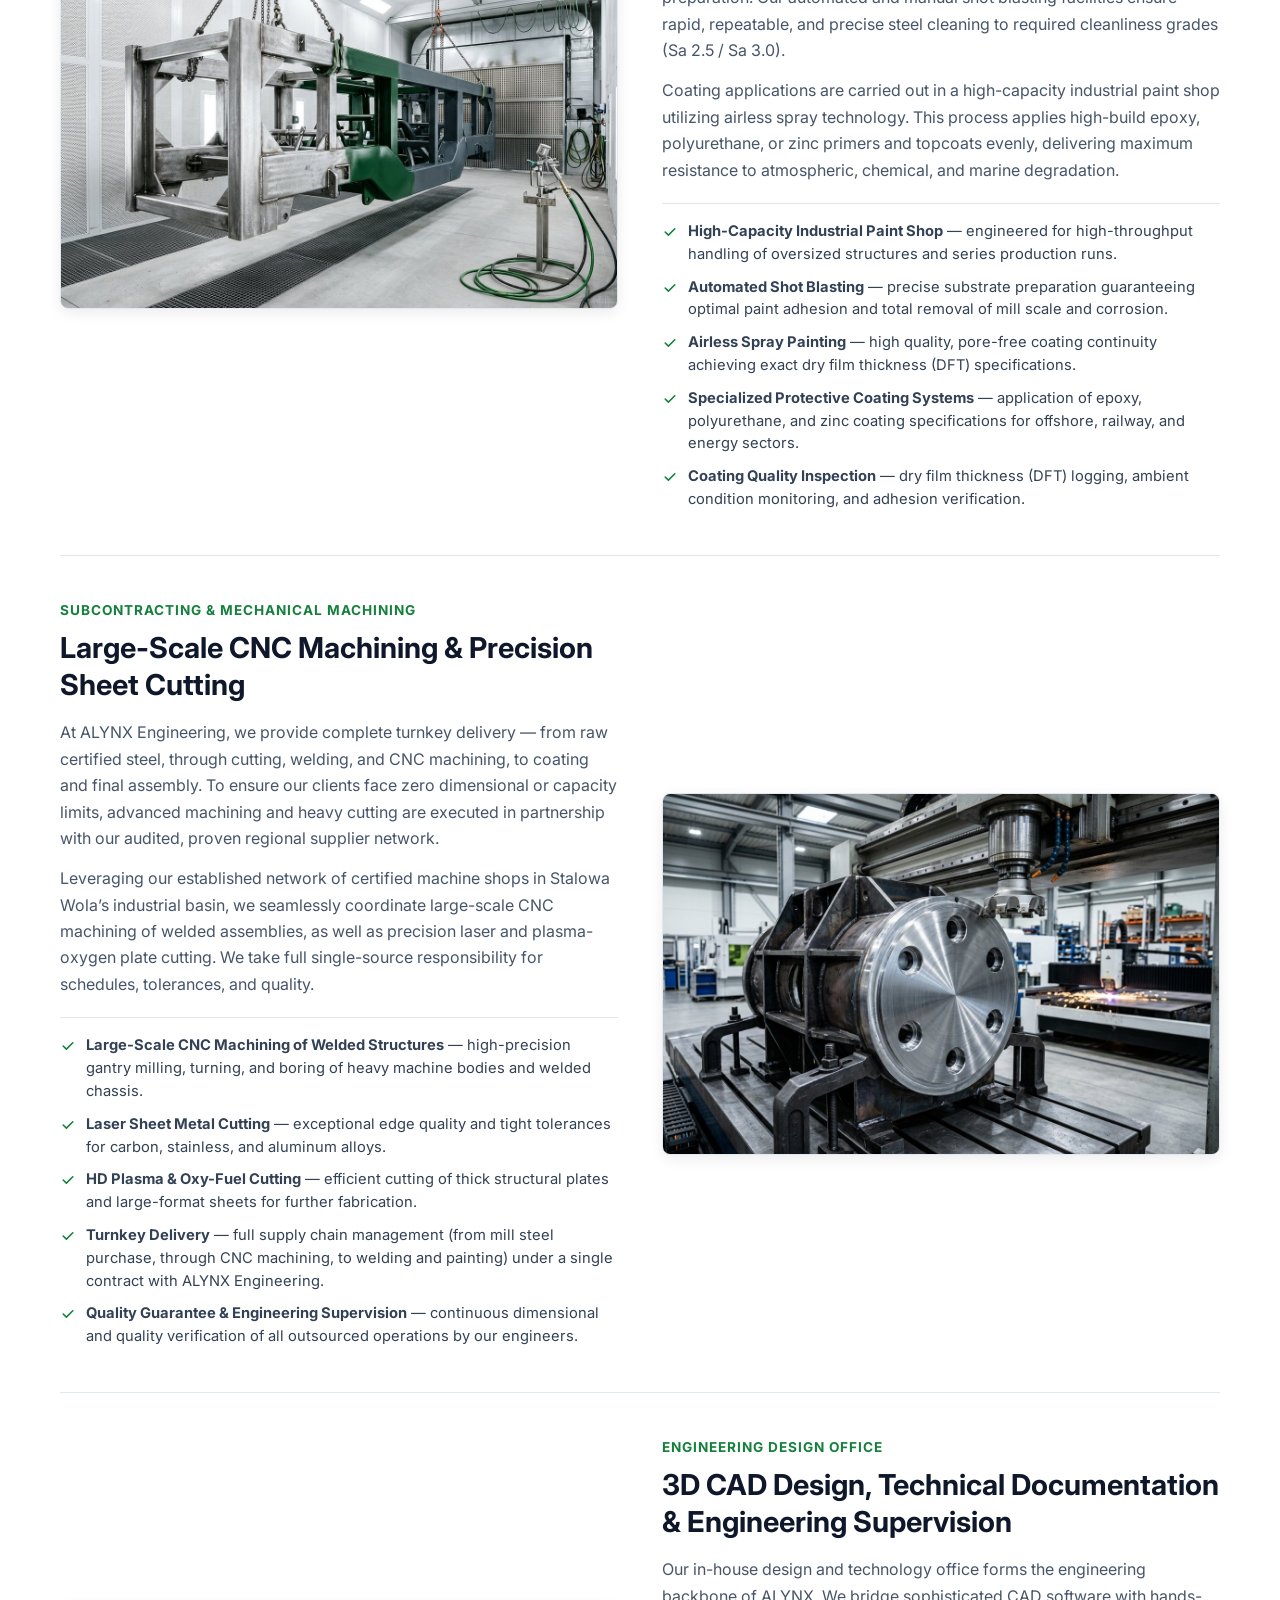
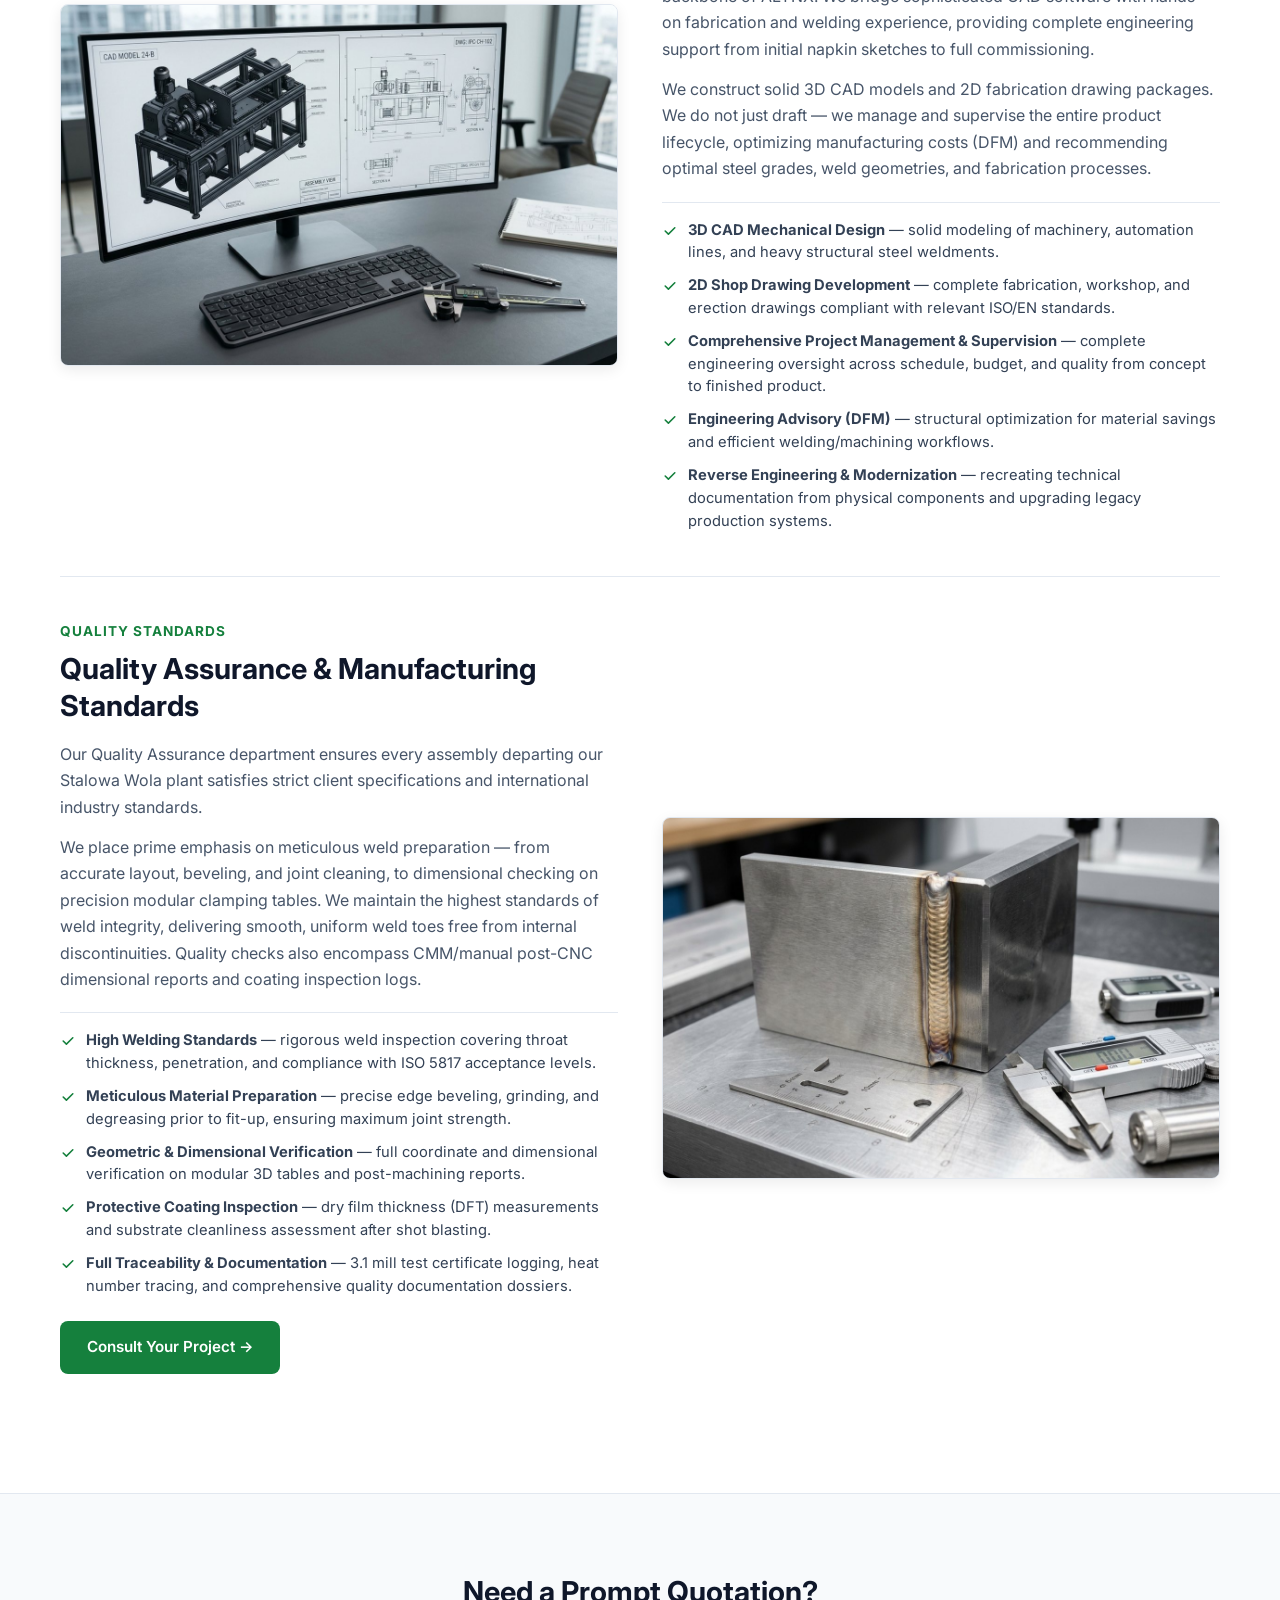
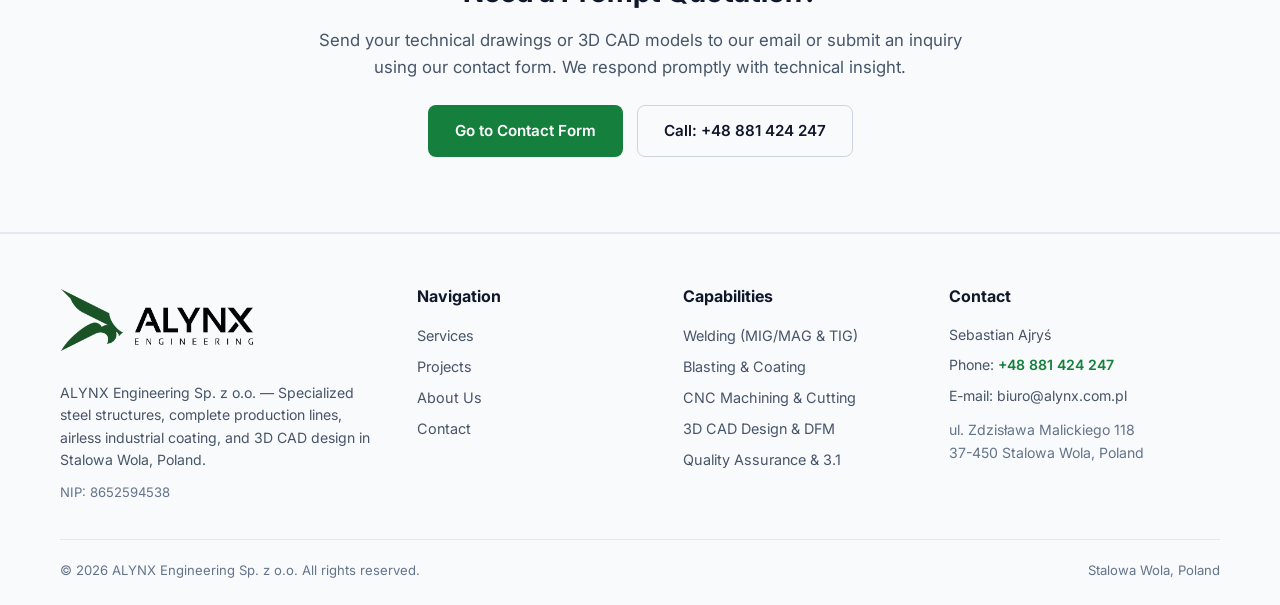
<file: en/services.html>
<!DOCTYPE html>
<html lang="en">
<head>
  <meta charset="UTF-8">
  <meta name="viewport" content="width=device-width, initial-scale=1.0">
  <title>Services & Capabilities — ALYNX Engineering | Welding, Coating, CNC, CAD</title>
  <meta name="description" content="Sprawdź ofertę ALYNX Engineering ze Stalowej Woli: spawanie MIG/MAG i TIG, hydrodynamiczne malowanie i śrutowanie, obróbka CNC, cięcie blach, projektowanie CAD 3D oraz kontrola jakości.">
  
  <!-- Identyfikacja dla Google, Chrome i PWA (Miniaturki i skróty "ALYNX") -->
  <meta name="application-name" content="ALYNX">
  <meta name="apple-mobile-web-app-title" content="ALYNX">
  <meta property="og:site_name" content="ALYNX Engineering">
  <meta property="og:title" content="Oferta — ALYNX Engineering">
  <meta property="og:description" content="Kompleksowa oferta ALYNX Engineering: spawanie konstrukcji, malarnia hydrodynamiczna, obróbka CNC i projektowanie CAD.">
  <meta property="og:image" content="../assets/images/logo.png">
  <link rel="manifest" href="../site.webmanifest">
  <link rel="alternate" hreflang="pl" href="../oferta.html">
  <link rel="alternate" hreflang="en" href="./services.html">

  <link rel="icon" type="image/png" href="../assets/images/favicon.png">
  <link rel="stylesheet" href="../assets/css/style.css">
</head>
<body>

  <!-- TOP BAR -->
  <div class="top-bar">
    <div class="container top-bar-content">
      <div style="display: flex; gap: 20px; align-items: center; flex-wrap: wrap;">
        <span class="top-bar-item">
          <svg xmlns="http://www.w3.org/2000/svg" fill="none" viewBox="0 0 24 24" stroke="currentColor">
            <path stroke-linecap="round" stroke-linejoin="round" stroke-width="2" d="M3 5a2 2 0 012-2h3.28a1 1 0 01.948.684l1.498 4.493a1 1 0 01-.502 1.21l-2.257 1.13a11.042 11.042 0 005.516 5.516l1.13-2.257a1 1 0 011.21-.502l4.493 1.498a1 1 0 01.684.949V19a2 2 0 01-2 2h-1C9.716 21 3 14.284 3 6V5z"/>
          </svg>
          <a href="tel:+48881424247">+48 881 424 247</a>
        </span>
        <span class="top-bar-item">
          <svg xmlns="http://www.w3.org/2000/svg" fill="none" viewBox="0 0 24 24" stroke="currentColor">
            <path stroke-linecap="round" stroke-linejoin="round" stroke-width="2" d="M3 8l7.89 5.26a2 2 0 002.22 0L21 8M5 19h14a2 2 0 002-2V7a2 2 0 00-2-2H5a2 2 0 00-2 2v10a2 2 0 002 2z"/>
          </svg>
          <a href="mailto:biuro@alynx.com.pl">biuro@alynx.com.pl</a>
        </span>
      </div>
      <div style="display: flex; gap: 16px; align-items: center;">
        <span class="top-bar-item">
          <svg xmlns="http://www.w3.org/2000/svg" fill="none" viewBox="0 0 24 24" stroke="currentColor">
            <path stroke-linecap="round" stroke-linejoin="round" stroke-width="2" d="M17.657 16.657L13.414 20.9a1.998 1.998 0 01-2.827 0l-4.244-4.243a8 8 0 1111.314 0z"/>
            <path stroke-linecap="round" stroke-linejoin="round" stroke-width="2" d="M15 11a3 3 0 11-6 0 3 3 0 016 0z"/>
          </svg>
          ul. Zdzisława Malickiego 118, 37-450 Stalowa Wola, Poland
        </span>
      </div>
    </div>
  </div>

  <!-- HEADER -->
  <header class="site-header">
    <div class="container header-inner">
      <a href="index.html" class="logo-btn" title="ALYNX Engineering — Homepage">
        <img src="../assets/images/logo.png" alt="ALYNX Engineering">
      </a>

      <nav aria-label="Menu strony">
        <ul class="nav-menu" id="navMenu">
          <li><a href="services.html" class="nav-link active">Services</a></li>
          <li><a href="projects.html" class="nav-link">Projects</a></li>
          <li><a href="about.html" class="nav-link">About Us</a></li>
          <li><a href="contact.html" class="nav-link">Contact</a></li>
          <li class="mobile-only-action" style="margin-top: 10px;">
            <a href="contact.html" class="btn btn-primary" style="width: 100%; text-align: center; justify-content: center;">Request a Quote</a>
          </li>
          <li class="mobile-only-action">
            <a href="tel:+48881424247" class="mobile-call-link">
              <svg xmlns="http://www.w3.org/2000/svg" width="18" height="18" fill="none" viewBox="0 0 24 24" stroke="currentColor">
                <path stroke-linecap="round" stroke-linejoin="round" stroke-width="2" d="M3 5a2 2 0 012-2h3.28a1 1 0 01.948.684l1.498 4.493a1 1 0 01-.502 1.21l-2.257 1.13a11.042 11.042 0 005.516 5.516l1.13-2.257a1 1 0 011.21-.502l4.493 1.498a1 1 0 01.684.949V19a2 2 0 01-2 2h-1C9.716 21 3 14.284 3 6V5z"/>
              </svg>
              Call: +48 881 424 247
            </a>
          </li>
        </ul>
      </nav>

      <div style="display: flex; align-items: center; gap: 12px;">
        <a href="../oferta.html" class="lang-flag-btn" hreflang="pl" title="Wersja polska" aria-label="Przełącz na język polski">
          <svg xmlns="http://www.w3.org/2000/svg" viewBox="0 0 60 30" width="22" height="14" class="flag-icon" aria-hidden="true" style="border: 1px solid rgba(0,0,0,0.12);">
            <rect width="60" height="15" fill="#FFFFFF"/>
            <rect y="15" width="60" height="15" fill="#DC2626"/>
          </svg>
          <span>PL</span>
        </a>
        <a href="contact.html" class="header-cta-btn">Request a Quote</a>
        <button type="button" class="mobile-menu-btn" id="mobileMenuBtn" aria-label="Open menu">
          <svg xmlns="http://www.w3.org/2000/svg" fill="none" viewBox="0 0 24 24" stroke="currentColor">
            <path stroke-linecap="round" stroke-linejoin="round" stroke-width="2" d="M4 6h16M4 12h16m-7 6h7"/>
          </svg>
        </button>
      </div>
    </div>
  </header>

  <!-- PAGE HERO -->
  <section class="page-hero">
    <div class="container">
      <div class="breadcrumbs">
        <a href="index.html">Homepage</a>
        <span>/</span>
        <span>Services</span>
      </div>
      <h1 class="page-hero-title">Our Services &amp; Capabilities</h1>
      <p class="page-hero-desc">
        We design and manufacture complex steel structures, complete production lines, machinery parts, and specialized industrial tooling. In the heart of industrial Stalowa Wola, we deliver precision solutions for demanding sectors.
      </p>
    </div>
  </section>

  <!-- GŁÓWNA TREŚĆ OFERTY -->
  <main class="section">
    <div class="container">
      
      <!-- Blok 1: Spawanie i produkcja specjalistycznych konstrukcji stalowych -->
      <div class="offer-detail-block" id="spawanie">
        <div>
          <div class="section-kicker">Welding &amp; Fabrication</div>
          <h2 style="font-size: 1.8rem; font-weight: 700; color: var(--text-main); margin-bottom: 16px; line-height: 1.28;">
            Welding &amp; Fabrication of Specialized Steel Structures (MIG/MAG &amp; TIG)
          </h2>
          <p style="color: var(--text-muted); font-size: 1rem; line-height: 1.65; margin-bottom: 14px;">
            We execute demanding welding contracts and the fabrication of complex structural weldments. Our workshop is equipped with two radio-controlled overhead cranes with a lifting capacity of 5 tons each, allowing smooth and safe handling of oversized assemblies. Assembly work is conducted on heavy modular 3D welding tables, guaranteeing strict angular geometry and dimensional accuracy.
          </p>
          <p style="color: var(--text-muted); font-size: 1rem; line-height: 1.65; margin-bottom: 20px;">
            We weld carbon structural steel, stainless steel, and acid-resistant alloys for demanding industries including food, chemical, and heavy machinery.
          </p>
          <ul class="service-list" style="border-top: 1px solid var(--gray-border); padding-top: 16px;">
            <li>
              <svg xmlns="http://www.w3.org/2000/svg" viewBox="0 0 20 20" fill="currentColor"><path fill-rule="evenodd" d="M16.707 5.293a1 1 0 010 1.414l-8 8a1 1 0 01-1.414 0l-4-4a1 1 0 011.414-1.414L8 12.586l7.293-7.293a1 1 0 011.414 0z" clip-rule="evenodd"/></svg>
              <span><strong>Machinery &amp; Equipment Frames</strong> — precision bodies, structural chassis, heavy industrial bases.</span>
            </li>
            <li>
              <svg xmlns="http://www.w3.org/2000/svg" viewBox="0 0 20 20" fill="currentColor"><path fill-rule="evenodd" d="M16.707 5.293a1 1 0 010 1.414l-8 8a1 1 0 01-1.414 0l-4-4a1 1 0 011.414-1.414L8 12.586l7.293-7.293a1 1 0 011.414 0z" clip-rule="evenodd"/></svg>
              <span><strong>Prefabrication of Structural Steel for Construction</strong> — ready-to-assemble structural elements for halls, industrial plants, and civil infrastructure.</span>
            </li>
            <li>
              <svg xmlns="http://www.w3.org/2000/svg" viewBox="0 0 20 20" fill="currentColor"><path fill-rule="evenodd" d="M16.707 5.293a1 1 0 010 1.414l-8 8a1 1 0 01-1.414 0l-4-4a1 1 0 011.414-1.414L8 12.586l7.293-7.293a1 1 0 011.414 0z" clip-rule="evenodd"/></svg>
              <span><strong>Material Handling System Components</strong> — conveyor sub-assemblies, industrial transit frames, and transfer lines.</span>
            </li>
            <li>
              <svg xmlns="http://www.w3.org/2000/svg" viewBox="0 0 20 20" fill="currentColor"><path fill-rule="evenodd" d="M16.707 5.293a1 1 0 010 1.414l-8 8a1 1 0 01-1.414 0l-4-4a1 1 0 011.414-1.414L8 12.586l7.293-7.293a1 1 0 011.414 0z" clip-rule="evenodd"/></svg>
              <span><strong>Complete Production Lines</strong> — complete modules, structural frames, and advanced workstation sections of industrial assembly lines.</span>
            </li>
            <li>
              <svg xmlns="http://www.w3.org/2000/svg" viewBox="0 0 20 20" fill="currentColor"><path fill-rule="evenodd" d="M16.707 5.293a1 1 0 010 1.414l-8 8a1 1 0 01-1.414 0l-4-4a1 1 0 011.414-1.414L8 12.586l7.293-7.293a1 1 0 011.414 0z" clip-rule="evenodd"/></svg>
              <span><strong>Welding Jigs &amp; Assembly Fixtures</strong> — dedicated positioning, locating, and clamping fixtures that accelerate manufacturing repeatability.</span>
            </li>
            <li>
              <svg xmlns="http://www.w3.org/2000/svg" viewBox="0 0 20 20" fill="currentColor"><path fill-rule="evenodd" d="M16.707 5.293a1 1 0 010 1.414l-8 8a1 1 0 01-1.414 0l-4-4a1 1 0 011.414-1.414L8 12.586l7.293-7.293a1 1 0 011.414 0z" clip-rule="evenodd"/></svg>
              <span><strong>Custom Fabrications for Demanding Industries</strong> — mission-critical weldments manufactured under strict compliance for rail, power, offshore, and defense sectors.</span>
            </li>
          </ul>
        </div>
        <div class="offer-detail-img">
          <img src="../assets/images/services/service-welding.jpg" alt="ALYNX MIG/MAG and TIG welding station with modular 3D table, EWM welder, and 5t overhead crane">
        </div>
      </div>

      <!-- Blok 2: Airless Spray Painting &amp; Surface Preparation -->
      <div class="offer-detail-block reverse" id="malowanie">
        <div>
          <div class="section-kicker">Corrosion Protection</div>
          <h2 style="font-size: 1.8rem; font-weight: 700; color: var(--text-main); margin-bottom: 16px; line-height: 1.28;">
            Airless Spray Painting &amp; Surface Preparation
          </h2>
          <p style="color: var(--text-muted); font-size: 1rem; line-height: 1.65; margin-bottom: 14px;">
            At ALYNX Engineering, we deliver durable, comprehensive corrosion protection systems for steel structures, meeting stringent international standards for heavy industry, construction, offshore, and energy sectors.
          </p>
          <p style="color: var(--text-muted); font-size: 1rem; line-height: 1.65; margin-bottom: 14px;">
            A critical factor in achieving long-term coating adhesion is surface preparation. Our automated and manual shot blasting facilities ensure rapid, repeatable, and precise steel cleaning to required cleanliness grades (Sa 2.5 / Sa 3.0).
          </p>
          <p style="color: var(--text-muted); font-size: 1rem; line-height: 1.65; margin-bottom: 20px;">
            Coating applications are carried out in a high-capacity industrial paint shop utilizing airless spray technology. This process applies high-build epoxy, polyurethane, or zinc primers and topcoats evenly, delivering maximum resistance to atmospheric, chemical, and marine degradation.
          </p>
          <ul class="service-list" style="border-top: 1px solid var(--gray-border); padding-top: 16px;">
            <li>
              <svg xmlns="http://www.w3.org/2000/svg" viewBox="0 0 20 20" fill="currentColor"><path fill-rule="evenodd" d="M16.707 5.293a1 1 0 010 1.414l-8 8a1 1 0 01-1.414 0l-4-4a1 1 0 011.414-1.414L8 12.586l7.293-7.293a1 1 0 011.414 0z" clip-rule="evenodd"/></svg>
              <span><strong>High-Capacity Industrial Paint Shop</strong> — engineered for high-throughput handling of oversized structures and series production runs.</span>
            </li>
            <li>
              <svg xmlns="http://www.w3.org/2000/svg" viewBox="0 0 20 20" fill="currentColor"><path fill-rule="evenodd" d="M16.707 5.293a1 1 0 010 1.414l-8 8a1 1 0 01-1.414 0l-4-4a1 1 0 011.414-1.414L8 12.586l7.293-7.293a1 1 0 011.414 0z" clip-rule="evenodd"/></svg>
              <span><strong>Automated Shot Blasting</strong> — precise substrate preparation guaranteeing optimal paint adhesion and total removal of mill scale and corrosion.</span>
            </li>
            <li>
              <svg xmlns="http://www.w3.org/2000/svg" viewBox="0 0 20 20" fill="currentColor"><path fill-rule="evenodd" d="M16.707 5.293a1 1 0 010 1.414l-8 8a1 1 0 01-1.414 0l-4-4a1 1 0 011.414-1.414L8 12.586l7.293-7.293a1 1 0 011.414 0z" clip-rule="evenodd"/></svg>
              <span><strong>Airless Spray Painting</strong> — high quality, pore-free coating continuity achieving exact dry film thickness (DFT) specifications.</span>
            </li>
            <li>
              <svg xmlns="http://www.w3.org/2000/svg" viewBox="0 0 20 20" fill="currentColor"><path fill-rule="evenodd" d="M16.707 5.293a1 1 0 010 1.414l-8 8a1 1 0 01-1.414 0l-4-4a1 1 0 011.414-1.414L8 12.586l7.293-7.293a1 1 0 011.414 0z" clip-rule="evenodd"/></svg>
              <span><strong>Specialized Protective Coating Systems</strong> — application of epoxy, polyurethane, and zinc coating specifications for offshore, railway, and energy sectors.</span>
            </li>
            <li>
              <svg xmlns="http://www.w3.org/2000/svg" viewBox="0 0 20 20" fill="currentColor"><path fill-rule="evenodd" d="M16.707 5.293a1 1 0 010 1.414l-8 8a1 1 0 01-1.414 0l-4-4a1 1 0 011.414-1.414L8 12.586l7.293-7.293a1 1 0 011.414 0z" clip-rule="evenodd"/></svg>
              <span><strong>Coating Quality Inspection</strong> — dry film thickness (DFT) logging, ambient condition monitoring, and adhesion verification.</span>
            </li>
          </ul>
        </div>
        <div class="offer-detail-img">
          <img src="../assets/images/services/service-coating.jpg" alt="Industrial paint shop and corrosion protection of steel structure">
        </div>
      </div>

      <!-- Blok 3: Large-Scale CNC Machining &amp; Precision Sheet Cutting -->
      <div class="offer-detail-block" id="cnc">
        <div>
          <div class="section-kicker">Subcontracting &amp; Mechanical Machining</div>
          <h2 style="font-size: 1.8rem; font-weight: 700; color: var(--text-main); margin-bottom: 16px; line-height: 1.28;">
            Large-Scale CNC Machining &amp; Precision Sheet Cutting
          </h2>
          <p style="color: var(--text-muted); font-size: 1rem; line-height: 1.65; margin-bottom: 14px;">
            At ALYNX Engineering, we provide complete turnkey delivery — from raw certified steel, through cutting, welding, and CNC machining, to coating and final assembly. To ensure our clients face zero dimensional or capacity limits, advanced machining and heavy cutting are executed in partnership with our audited, proven regional supplier network.
          </p>
          <p style="color: var(--text-muted); font-size: 1rem; line-height: 1.65; margin-bottom: 20px;">
            Leveraging our established network of certified machine shops in Stalowa Wola’s industrial basin, we seamlessly coordinate large-scale CNC machining of welded assemblies, as well as precision laser and plasma-oxygen plate cutting. We take full single-source responsibility for schedules, tolerances, and quality.
          </p>
          <ul class="service-list" style="border-top: 1px solid var(--gray-border); padding-top: 16px;">
            <li>
              <svg xmlns="http://www.w3.org/2000/svg" viewBox="0 0 20 20" fill="currentColor"><path fill-rule="evenodd" d="M16.707 5.293a1 1 0 010 1.414l-8 8a1 1 0 01-1.414 0l-4-4a1 1 0 011.414-1.414L8 12.586l7.293-7.293a1 1 0 011.414 0z" clip-rule="evenodd"/></svg>
              <span><strong>Large-Scale CNC Machining of Welded Structures</strong> — high-precision gantry milling, turning, and boring of heavy machine bodies and welded chassis.</span>
            </li>
            <li>
              <svg xmlns="http://www.w3.org/2000/svg" viewBox="0 0 20 20" fill="currentColor"><path fill-rule="evenodd" d="M16.707 5.293a1 1 0 010 1.414l-8 8a1 1 0 01-1.414 0l-4-4a1 1 0 011.414-1.414L8 12.586l7.293-7.293a1 1 0 011.414 0z" clip-rule="evenodd"/></svg>
              <span><strong>Laser Sheet Metal Cutting</strong> — exceptional edge quality and tight tolerances for carbon, stainless, and aluminum alloys.</span>
            </li>
            <li>
              <svg xmlns="http://www.w3.org/2000/svg" viewBox="0 0 20 20" fill="currentColor"><path fill-rule="evenodd" d="M16.707 5.293a1 1 0 010 1.414l-8 8a1 1 0 01-1.414 0l-4-4a1 1 0 011.414-1.414L8 12.586l7.293-7.293a1 1 0 011.414 0z" clip-rule="evenodd"/></svg>
              <span><strong>HD Plasma &amp; Oxy-Fuel Cutting</strong> — efficient cutting of thick structural plates and large-format sheets for further fabrication.</span>
            </li>
            <li>
              <svg xmlns="http://www.w3.org/2000/svg" viewBox="0 0 20 20" fill="currentColor"><path fill-rule="evenodd" d="M16.707 5.293a1 1 0 010 1.414l-8 8a1 1 0 01-1.414 0l-4-4a1 1 0 011.414-1.414L8 12.586l7.293-7.293a1 1 0 011.414 0z" clip-rule="evenodd"/></svg>
              <span><strong>Turnkey Delivery</strong> — full supply chain management (from mill steel purchase, through CNC machining, to welding and painting) under a single contract with ALYNX Engineering.</span>
            </li>
            <li>
              <svg xmlns="http://www.w3.org/2000/svg" viewBox="0 0 20 20" fill="currentColor"><path fill-rule="evenodd" d="M16.707 5.293a1 1 0 010 1.414l-8 8a1 1 0 01-1.414 0l-4-4a1 1 0 011.414-1.414L8 12.586l7.293-7.293a1 1 0 011.414 0z" clip-rule="evenodd"/></svg>
              <span><strong>Quality Guarantee &amp; Engineering Supervision</strong> — continuous dimensional and quality verification of all outsourced operations by our engineers.</span>
            </li>
          </ul>
        </div>
        <div class="offer-detail-img">
          <img src="../assets/images/services/service-cnc.jpg" alt="Large-scale CNC machining of welded frame and plate cutting">
        </div>
      </div>

      <!-- Blok 4: 3D CAD Design, Technical Documentation &amp; Engineering Supervision -->
      <div class="offer-detail-block reverse" id="cad">
        <div>
          <div class="section-kicker">Engineering Design Office</div>
          <h2 style="font-size: 1.8rem; font-weight: 700; color: var(--text-main); margin-bottom: 16px; line-height: 1.28;">
            3D CAD Design, Technical Documentation &amp; Engineering Supervision
          </h2>
          <p style="color: var(--text-muted); font-size: 1rem; line-height: 1.65; margin-bottom: 14px;">
            Our in-house design and technology office forms the engineering backbone of ALYNX. We bridge sophisticated CAD software with hands-on fabrication and welding experience, providing complete engineering support from initial napkin sketches to full commissioning.
          </p>
          <p style="color: var(--text-muted); font-size: 1rem; line-height: 1.65; margin-bottom: 20px;">
            We construct solid 3D CAD models and 2D fabrication drawing packages. We do not just draft — we manage and supervise the entire product lifecycle, optimizing manufacturing costs (DFM) and recommending optimal steel grades, weld geometries, and fabrication processes.
          </p>
          <ul class="service-list" style="border-top: 1px solid var(--gray-border); padding-top: 16px;">
            <li>
              <svg xmlns="http://www.w3.org/2000/svg" viewBox="0 0 20 20" fill="currentColor"><path fill-rule="evenodd" d="M16.707 5.293a1 1 0 010 1.414l-8 8a1 1 0 01-1.414 0l-4-4a1 1 0 011.414-1.414L8 12.586l7.293-7.293a1 1 0 011.414 0z" clip-rule="evenodd"/></svg>
              <span><strong>3D CAD Mechanical Design</strong> — solid modeling of machinery, automation lines, and heavy structural steel weldments.</span>
            </li>
            <li>
              <svg xmlns="http://www.w3.org/2000/svg" viewBox="0 0 20 20" fill="currentColor"><path fill-rule="evenodd" d="M16.707 5.293a1 1 0 010 1.414l-8 8a1 1 0 01-1.414 0l-4-4a1 1 0 011.414-1.414L8 12.586l7.293-7.293a1 1 0 011.414 0z" clip-rule="evenodd"/></svg>
              <span><strong>2D Shop Drawing Development</strong> — complete fabrication, workshop, and erection drawings compliant with relevant ISO/EN standards.</span>
            </li>
            <li>
              <svg xmlns="http://www.w3.org/2000/svg" viewBox="0 0 20 20" fill="currentColor"><path fill-rule="evenodd" d="M16.707 5.293a1 1 0 010 1.414l-8 8a1 1 0 01-1.414 0l-4-4a1 1 0 011.414-1.414L8 12.586l7.293-7.293a1 1 0 011.414 0z" clip-rule="evenodd"/></svg>
              <span><strong>Comprehensive Project Management &amp; Supervision</strong> — complete engineering oversight across schedule, budget, and quality from concept to finished product.</span>
            </li>
            <li>
              <svg xmlns="http://www.w3.org/2000/svg" viewBox="0 0 20 20" fill="currentColor"><path fill-rule="evenodd" d="M16.707 5.293a1 1 0 010 1.414l-8 8a1 1 0 01-1.414 0l-4-4a1 1 0 011.414-1.414L8 12.586l7.293-7.293a1 1 0 011.414 0z" clip-rule="evenodd"/></svg>
              <span><strong>Engineering Advisory (DFM)</strong> — structural optimization for material savings and efficient welding/machining workflows.</span>
            </li>
            <li>
              <svg xmlns="http://www.w3.org/2000/svg" viewBox="0 0 20 20" fill="currentColor"><path fill-rule="evenodd" d="M16.707 5.293a1 1 0 010 1.414l-8 8a1 1 0 01-1.414 0l-4-4a1 1 0 011.414-1.414L8 12.586l7.293-7.293a1 1 0 011.414 0z" clip-rule="evenodd"/></svg>
              <span><strong>Reverse Engineering &amp; Modernization</strong> — recreating technical documentation from physical components and upgrading legacy production systems.</span>
            </li>
          </ul>
        </div>
        <div class="offer-detail-img">
          <img src="../assets/images/services/service-cad.jpg" alt="3D CAD design workstation and 2D technical documentation">
        </div>
      </div>

      <!-- Blok 5: Kontrola jakości i wysokie standardy produkcyjne -->
      <div class="offer-detail-block" id="jakosc">
        <div>
          <div class="section-kicker">Quality Standards</div>
          <h2 style="font-size: 1.8rem; font-weight: 700; color: var(--text-main); margin-bottom: 16px; line-height: 1.28;">
            Quality Assurance &amp; Manufacturing Standards
          </h2>
          <p style="color: var(--text-muted); font-size: 1rem; line-height: 1.65; margin-bottom: 14px;">
            Our Quality Assurance department ensures every assembly departing our Stalowa Wola plant satisfies strict client specifications and international industry standards.
          </p>
          <p style="color: var(--text-muted); font-size: 1rem; line-height: 1.65; margin-bottom: 20px;">
            We place prime emphasis on meticulous weld preparation — from accurate layout, beveling, and joint cleaning, to dimensional checking on precision modular clamping tables. We maintain the highest standards of weld integrity, delivering smooth, uniform weld toes free from internal discontinuities. Quality checks also encompass CMM/manual post-CNC dimensional reports and coating inspection logs.
          </p>
          <ul class="service-list" style="border-top: 1px solid var(--gray-border); padding-top: 16px;">
            <li>
              <svg xmlns="http://www.w3.org/2000/svg" viewBox="0 0 20 20" fill="currentColor"><path fill-rule="evenodd" d="M16.707 5.293a1 1 0 010 1.414l-8 8a1 1 0 01-1.414 0l-4-4a1 1 0 011.414-1.414L8 12.586l7.293-7.293a1 1 0 011.414 0z" clip-rule="evenodd"/></svg>
              <span><strong>High Welding Standards</strong> — rigorous weld inspection covering throat thickness, penetration, and compliance with ISO 5817 acceptance levels.</span>
            </li>
            <li>
              <svg xmlns="http://www.w3.org/2000/svg" viewBox="0 0 20 20" fill="currentColor"><path fill-rule="evenodd" d="M16.707 5.293a1 1 0 010 1.414l-8 8a1 1 0 01-1.414 0l-4-4a1 1 0 011.414-1.414L8 12.586l7.293-7.293a1 1 0 011.414 0z" clip-rule="evenodd"/></svg>
              <span><strong>Meticulous Material Preparation</strong> — precise edge beveling, grinding, and degreasing prior to fit-up, ensuring maximum joint strength.</span>
            </li>
            <li>
              <svg xmlns="http://www.w3.org/2000/svg" viewBox="0 0 20 20" fill="currentColor"><path fill-rule="evenodd" d="M16.707 5.293a1 1 0 010 1.414l-8 8a1 1 0 01-1.414 0l-4-4a1 1 0 011.414-1.414L8 12.586l7.293-7.293a1 1 0 011.414 0z" clip-rule="evenodd"/></svg>
              <span><strong>Geometric &amp; Dimensional Verification</strong> — full coordinate and dimensional verification on modular 3D tables and post-machining reports.</span>
            </li>
            <li>
              <svg xmlns="http://www.w3.org/2000/svg" viewBox="0 0 20 20" fill="currentColor"><path fill-rule="evenodd" d="M16.707 5.293a1 1 0 010 1.414l-8 8a1 1 0 01-1.414 0l-4-4a1 1 0 011.414-1.414L8 12.586l7.293-7.293a1 1 0 011.414 0z" clip-rule="evenodd"/></svg>
              <span><strong>Protective Coating Inspection</strong> — dry film thickness (DFT) measurements and substrate cleanliness assessment after shot blasting.</span>
            </li>
            <li>
              <svg xmlns="http://www.w3.org/2000/svg" viewBox="0 0 20 20" fill="currentColor"><path fill-rule="evenodd" d="M16.707 5.293a1 1 0 010 1.414l-8 8a1 1 0 01-1.414 0l-4-4a1 1 0 011.414-1.414L8 12.586l7.293-7.293a1 1 0 011.414 0z" clip-rule="evenodd"/></svg>
              <span><strong>Full Traceability &amp; Documentation</strong> — 3.1 mill test certificate logging, heat number tracing, and comprehensive quality documentation dossiers.</span>
            </li>
          </ul>
          <div style="margin-top: 24px;">
            <a href="contact.html" class="btn btn-primary">Consult Your Project &rarr;</a>
          </div>
        </div>
        <div class="offer-detail-img">
          <img src="../assets/images/services/service-quality.jpg" alt="Measuring instruments and quality inspection of weld seam and protective coating">
        </div>
      </div>

    </div>
  </main>

  <!-- BANER ZAPYTANIA OFERTOWEGO -->
  <section class="section section-alt">
    <div class="container" style="text-align: center; max-width: 700px;">
      <h2 style="font-size: 1.8rem; font-weight: 700; color: var(--text-main); margin-bottom: 12px;">
        Need a Prompt Quotation?
      </h2>
      <p style="color: var(--text-muted); margin-bottom: 24px; font-size: 1.05rem;">
        Send your technical drawings or 3D CAD models to our email or submit an inquiry using our contact form. We respond promptly with technical insight.
      </p>
      <div style="display: flex; gap: 14px; justify-content: center; flex-wrap: wrap;">
        <a href="contact.html" class="btn btn-primary">Go to Contact Form</a>
        <a href="tel:+48881424247" class="btn btn-outline">Call: +48 881 424 247</a>
      </div>
    </div>
  </section>

  <!-- FOOTER -->
  <footer class="site-footer">
    <div class="container">
      <div class="footer-grid">
        <div>
          <a href="index.html" class="logo-btn" style="margin-bottom: 12px;">
            <img src="../assets/images/logo.png" alt="ALYNX Engineering" class="footer-logo">
          </a>
          <p class="footer-about">
            ALYNX Engineering Sp. z o.o. — Specialized steel structures, complete production lines, airless industrial coating, and 3D CAD design in Stalowa Wola, Poland.
          </p>
          <div style="font-size: 0.82rem; color: #64748B;">NIP: 8652594538</div>
        </div>
        <div>
          <h4 class="footer-col-title">Navigation</h4>
          <ul class="footer-links">
            <li><a href="services.html">Services</a></li>
            <li><a href="projects.html">Projects</a></li>
            <li><a href="about.html">About Us</a></li>
            <li><a href="contact.html">Contact</a></li>
          </ul>
        </div>
        <div>
          <h4 class="footer-col-title">Capabilities</h4>
          <ul class="footer-links">
            <li><a href="services.html#spawanie">Welding (MIG/MAG &amp; TIG)</a></li>
            <li><a href="services.html#malowanie">Blasting &amp; Coating</a></li>
            <li><a href="services.html#cnc">CNC Machining &amp; Cutting</a></li>
            <li><a href="services.html#cad">3D CAD Design &amp; DFM</a></li>
            <li><a href="services.html#jakosc">Quality Assurance &amp; 3.1</a></li>
          </ul>
        </div>
        <div>
          <h4 class="footer-col-title">Contact</h4>
          <div style="display: flex; flex-direction: column; gap: 8px; font-size: 0.88rem;">
            <div>Sebastian Ajryś</div>
            <div>Phone: <a href="tel:+48881424247" style="color: var(--primary); font-weight: 600;">+48 881 424 247</a></div>
            <div>E-mail: <a href="mailto:biuro@alynx.com.pl">biuro@alynx.com.pl</a></div>
            <div style="color: #64748B; margin-top: 4px;">ul. Zdzisława Malickiego 118<br>37-450 Stalowa Wola, Poland</div>
          </div>
        </div>
      </div>
      <div class="footer-bottom">
        <div>&copy; <span id="currentYear">2026</span> ALYNX Engineering Sp. z o.o. All rights reserved.</div>
        <div>Stalowa Wola, Poland</div>
      </div>
    </div>
  </footer>

  <script src="../assets/js/main.js"></script>
</body>
</html>
</file>
<file: assets/css/style.css>
/* ==========================================================================
   ALYNX Engineering — Oficjalny Arkusz Stylów
   Kolorystyka: Przemysłowa zieleń (Forest Green) + Odcienie szarości i grafitu
   Styl: Czysty, przejrzysty, autentyczny warsztatowy (wzorem Qualis Konstrukcje)
   Pełna optymalizacja responsywna Mobile-First (RWD dla telefonów i tabletów)
   ========================================================================== */

@import url('https://fonts.googleapis.com/css2?family=Inter:wght@400;500;600;700;800&display=swap');

/* --- Zmienne projektowe --- */
:root {
  /* Tła */
  --bg-body: #FFFFFF;
  --bg-alt: #F8FAFC;
  --bg-card: #FFFFFF;
  
  /* Typografia i teksty */
  --text-main: #0F172A;
  --text-muted: #475569;
  --text-light: #64748B;
  
  /* Odcienie szarości */
  --gray-border: #E2E8F0;
  --gray-border-hover: #CBD5E1;
  --gray-dark: #0F172A;
  --gray-slate: #1E293B;
  
  /* Odcienie zieleni (przemysłowy, elegancki, solidny) */
  --primary: #15803D;        /* Forest / Racing Industrial Green */
  --primary-hover: #166534;  /* Ciemniejsza zieleń przy najechaniu */
  --primary-dark: #14532D;
  --primary-light: #DCFCE7; /* Bardzo jasny miętowy/szałwiowy */
  --primary-subtle: #F0FDF4;/* Tło subtelnych sekcji */
  --accent-green: #22C55E;  /* Żywsza zieleń na akcenty */

  /* Czcionka */
  --font-base: 'Inter', -apple-system, BlinkMacSystemFont, "Segoe UI", Roboto, Helvetica, Arial, sans-serif;
  
  /* Wymiary i odstępy */
  --container-width: 1200px;
  --header-height: 95px;    /* Wysokość nagłówka na komputerach */
  --radius: 8px;
  --shadow-sm: 0 1px 3px rgba(0, 0, 0, 0.05);
  --shadow-md: 0 4px 14px rgba(0, 0, 0, 0.08);
  --shadow-lg: 0 10px 30px rgba(0, 0, 0, 0.12);
  --transition: all 0.2s ease-in-out;
}

/* --- Reset & Baza --- */
*, *::before, *::after {
  box-sizing: border-box;
  margin: 0;
  padding: 0;
}

html {
  scroll-behavior: smooth;
  font-size: 16px;
  -webkit-text-size-adjust: 100%;
}

body {
  font-family: var(--font-base);
  background-color: var(--bg-body);
  color: var(--text-main);
  line-height: 1.6;
  overflow-x: hidden;
  -webkit-font-smoothing: antialiased;
  -moz-osx-font-smoothing: grayscale;
}

img {
  max-width: 100%;
  height: auto;
  display: block;
}

a {
  color: inherit;
  text-decoration: none;
  transition: var(--transition);
  touch-action: manipulation;
}

ul {
  list-style: none;
}

.container {
  width: 100%;
  max-width: var(--container-width);
  margin-left: auto;
  margin-right: auto;
  padding-left: 20px;
  padding-right: 20px;
}

/* Ukrycie elementów wyłącznie mobilnych na desktopie */
.mobile-only-action {
  display: none;
}

/* --- Górny pasek (Top Bar) --- */
.top-bar {
  background-color: #0F172A;
  color: #94A3B8;
  font-size: 0.85rem;
  padding: 8px 0;
  border-bottom: 1px solid rgba(255, 255, 255, 0.08);
}

.top-bar-content {
  display: flex;
  justify-content: space-between;
  align-items: center;
  flex-wrap: wrap;
  gap: 12px;
}

.top-bar-item {
  display: inline-flex;
  align-items: center;
  gap: 8px;
  color: #CBD5E1;
}

.top-bar-item a:hover {
  color: #FFFFFF;
}

.top-bar-item svg {
  width: 15px;
  height: 15px;
  color: #94A3B8;
}

/* Przycisk przełączania języka z flagą (Single Language Switcher) */
.lang-flag-btn {
  display: inline-flex;
  align-items: center;
  gap: 7px;
  padding: 6px 11px;
  background-color: var(--bg-alt);
  border: 1px solid var(--gray-border);
  border-radius: var(--radius);
  text-decoration: none;
  font-size: 0.82rem;
  font-weight: 700;
  color: var(--text-main);
  transition: var(--transition);
  line-height: 1;
  white-space: nowrap;
}

.lang-flag-btn:hover {
  background-color: #FFFFFF;
  border-color: var(--primary);
  color: var(--primary);
  box-shadow: var(--shadow-sm);
  transform: translateY(-1px);
}

.flag-icon {
  width: 22px;
  height: 14px;
  border-radius: 2px;
  display: block;
  flex-shrink: 0;
  box-shadow: 0 1px 2px rgba(0, 0, 0, 0.15);
}

/* --- Główny nagłówek (Header) --- */
.site-header {
  position: sticky;
  top: 0;
  z-index: 999;
  background-color: #FFFFFF;
  border-bottom: 1px solid var(--gray-border);
  box-shadow: var(--shadow-sm);
  transition: var(--transition);
}

.header-inner {
  display: flex;
  align-items: center;
  justify-content: space-between;
  height: var(--header-height);
}

/* Przycisk Logo */
.logo-btn {
  display: inline-flex;
  align-items: center;
  text-decoration: none;
  padding: 4px 0;
  flex-shrink: 0;
}

.logo-btn img {
  height: 64px;
  width: auto;
  max-width: none;
  display: block;
  object-fit: contain;
}

/* Menu nawigacyjne - 4 sekcje / podstrony jak w Qualis */
.nav-menu {
  display: flex;
  align-items: center;
  gap: 8px;
}

.nav-link {
  padding: 10px 18px;
  font-size: 0.95rem;
  font-weight: 500;
  color: #334155;
  border-radius: var(--radius);
  transition: var(--transition);
}

.nav-link:hover, .nav-link.active {
  color: var(--primary);
  background-color: var(--primary-light);
  font-weight: 600;
}

.header-cta-btn {
  display: inline-flex;
  align-items: center;
  gap: 8px;
  background-color: var(--primary);
  color: #FFFFFF;
  font-size: 0.9rem;
  font-weight: 600;
  padding: 11px 22px;
  border-radius: var(--radius);
  transition: var(--transition);
  white-space: nowrap;
}

.header-cta-btn:hover {
  background-color: var(--primary-hover);
  color: #FFFFFF;
}

.mobile-menu-btn {
  display: none;
  background: none;
  border: 1px solid var(--gray-border);
  border-radius: var(--radius);
  padding: 8px;
  cursor: pointer;
  color: #334155;
  touch-action: manipulation;
}

.mobile-menu-btn svg {
  width: 24px;
  height: 24px;
  display: block;
}

/* --- Przyciski ogólne --- */
.btn {
  display: inline-flex;
  align-items: center;
  justify-content: center;
  gap: 8px;
  padding: 13px 26px;
  font-size: 0.95rem;
  font-weight: 600;
  border-radius: var(--radius);
  cursor: pointer;
  transition: var(--transition);
  border: 1px solid transparent;
  touch-action: manipulation;
}

.btn-primary {
  background-color: var(--primary);
  color: #FFFFFF;
}

.btn-primary:hover {
  background-color: var(--primary-hover);
  color: #FFFFFF;
}

.btn-outline-white {
  background-color: transparent;
  border: 1px solid rgba(255, 255, 255, 0.4);
  color: #FFFFFF;
}

.btn-outline-white:hover {
  background-color: rgba(255, 255, 255, 0.15);
  border-color: #FFFFFF;
}

.btn-outline {
  background-color: transparent;
  border-color: #CBD5E1;
  color: #0F172A;
}

.btn-outline:hover {
  background-color: #F1F5F9;
  border-color: #94A3B8;
}

/* --- Hero Section Główna (Wzorem Qualis) --- */
.hero {
  position: relative;
  min-height: 520px;
  display: flex;
  align-items: center;
  background: url('../images/hero/hero-welding.jpg') center center / cover no-repeat;
  color: #FFFFFF;
}

.hero-overlay {
  position: absolute;
  inset: 0;
  background: linear-gradient(135deg, rgba(15, 23, 42, 0.90) 0%, rgba(20, 45, 30, 0.85) 100%);
}

.hero-inner {
  position: relative;
  z-index: 2;
  padding: 70px 0;
  max-width: 820px;
}

.hero-title {
  font-size: clamp(2.1rem, 4.4vw, 3.4rem);
  font-weight: 800;
  color: #FFFFFF;
  line-height: 1.16;
  margin-bottom: 20px;
  letter-spacing: -0.5px;
}

.hero-text {
  font-size: 1.15rem;
  color: #E2E8F0;
  line-height: 1.7;
  margin-bottom: 34px;
}

.hero-actions {
  display: flex;
  flex-wrap: wrap;
  gap: 14px;
  margin-bottom: 40px;
}

.hero-stats {
  display: grid;
  grid-template-columns: repeat(3, 1fr);
  gap: 20px;
  padding-top: 28px;
  border-top: 1px solid rgba(255, 255, 255, 0.15);
}

.stat-item {
  display: flex;
  flex-direction: column;
}

.stat-number {
  font-size: 1.5rem;
  font-weight: 700;
  color: #FFFFFF;
  line-height: 1.2;
}

.stat-label {
  font-size: 0.82rem;
  color: #CBD5E1;
  margin-top: 2px;
}

/* --- Hero Podstron (Subpage Hero Banner) --- */
.page-hero {
  background-color: #0F172A;
  color: #FFFFFF;
  padding: 50px 0 45px;
  border-bottom: 1px solid var(--gray-border);
}

.breadcrumbs {
  display: flex;
  align-items: center;
  gap: 8px;
  font-size: 0.85rem;
  color: #94A3B8;
  margin-bottom: 14px;
}

.breadcrumbs a {
  color: #CBD5E1;
}

.breadcrumbs a:hover {
  text-decoration: underline;
}

.page-hero-title {
  font-size: clamp(1.8rem, 3.4vw, 2.6rem);
  font-weight: 800;
  color: #FFFFFF;
  margin-bottom: 12px;
  line-height: 1.2;
}

.page-hero-desc {
  font-size: 1.05rem;
  color: #CBD5E1;
  max-width: 720px;
  line-height: 1.6;
}

/* --- Sekcje wspólne --- */
.section {
  padding: 75px 0;
}

.section-alt {
  background-color: var(--bg-alt);
  border-top: 1px solid var(--gray-border);
  border-bottom: 1px solid var(--gray-border);
}

.section-header {
  text-align: center;
  max-width: 720px;
  margin: 0 auto 48px auto;
}

.section-kicker {
  font-size: 0.85rem;
  font-weight: 700;
  text-transform: uppercase;
  color: var(--primary);
  letter-spacing: 1px;
  margin-bottom: 8px;
}

.section-title {
  font-size: 2.2rem;
  font-weight: 700;
  color: var(--text-main);
  line-height: 1.25;
  margin-bottom: 14px;
}

.section-desc {
  font-size: 1.05rem;
  color: var(--text-muted);
}

/* --- Sekcja 1: Oferta --- */
.services-grid {
  display: grid;
  grid-template-columns: repeat(auto-fit, minmax(270px, 1fr));
  gap: 24px;
  margin-bottom: 44px;
}

/* Zrównoważona siatka 5 kart: 3 w pierwszym rzędzie, 2 w drugim rzędzie na pełną szerokość */
.services-grid-5 {
  display: grid;
  grid-template-columns: repeat(6, 1fr);
  gap: 24px;
  margin-bottom: 44px;
}

.services-grid-5 > .service-card:nth-child(1),
.services-grid-5 > .service-card:nth-child(2),
.services-grid-5 > .service-card:nth-child(3) {
  grid-column: span 2;
}

.services-grid-5 > .service-card:nth-child(4),
.services-grid-5 > .service-card:nth-child(5) {
  grid-column: span 3;
}

.service-card {
  background-color: #FFFFFF;
  border: 1px solid var(--gray-border);
  border-radius: var(--radius);
  overflow: hidden;
  box-shadow: var(--shadow-sm);
  transition: var(--transition);
  display: flex;
  flex-direction: column;
}

.service-card:hover {
  transform: translateY(-4px);
  box-shadow: var(--shadow-md);
  border-color: #86EFAC;
}

.service-image {
  height: 210px;
  overflow: hidden;
}

.service-image img {
  width: 100%;
  height: 100%;
  object-fit: cover;
  transition: transform 0.4s ease;
}

.service-card:hover .service-image img {
  transform: scale(1.04);
}

.service-content {
  padding: 24px;
  display: flex;
  flex-direction: column;
  flex-grow: 1;
}

.service-title {
  font-size: 1.18rem;
  font-weight: 700;
  color: var(--text-main);
  margin-bottom: 10px;
  line-height: 1.35;
}

.service-desc {
  font-size: 0.92rem;
  color: var(--text-muted);
  line-height: 1.65;
  margin-bottom: 18px;
}

.service-card-footer {
  margin-top: auto;
  padding-top: 14px;
  border-top: 1px solid var(--gray-border);
  display: flex;
  align-items: center;
  justify-content: space-between;
  font-size: 0.88rem;
  font-weight: 600;
  color: var(--primary);
}

.service-list {
  margin-top: auto;
  border-top: 1px solid var(--gray-border);
  padding-top: 16px;
  display: flex;
  flex-direction: column;
  gap: 10px;
  font-size: 0.92rem;
  line-height: 1.55;
  color: #334155;
}

.service-list li {
  display: flex;
  align-items: flex-start;
  gap: 10px;
}

.service-list svg {
  width: 16px;
  height: 16px;
  color: var(--primary);
  flex-shrink: 0;
  margin-top: 4px;
}

/* Baner Stołów 3D w sekcji Oferta */
.tables-banner {
  background-color: var(--primary-subtle);
  border: 1px solid #BBF7D0;
  border-radius: var(--radius);
  padding: 34px;
  display: grid;
  grid-template-columns: 1.2fr 0.8fr;
  gap: 32px;
  align-items: center;
}

.tables-banner h3 {
  font-size: 1.5rem;
  font-weight: 700;
  color: var(--text-main);
  margin-bottom: 12px;
}

.tables-banner p {
  color: var(--text-muted);
  font-size: 0.95rem;
  line-height: 1.65;
  margin-bottom: 20px;
}

.tables-sizes-list {
  display: flex;
  flex-wrap: wrap;
  gap: 10px;
}

.tables-sizes-badge {
  background-color: #FFFFFF;
  padding: 6px 14px;
  border-radius: 4px;
  border: 1px solid #CBD5E1;
  font-weight: 600;
  font-size: 0.88rem;
  color: var(--text-main);
}

.tables-banner-img {
  border-radius: var(--radius);
  overflow: hidden;
  border: 1px solid #BBF7D0;
  box-shadow: var(--shadow-sm);
  background-color: #0F172A;
  position: relative;
}

.tables-banner-img img {
  width: 100%;
  height: 100%;
  aspect-ratio: 16 / 10;
  object-fit: cover;
  display: block;
}

/* --- Baner Możliwości Hali Produkcyjnej (Tło ze zdjęciem hali wzorem Hero) --- */
.facility-banner {
  position: relative;
  border-radius: var(--radius);
  overflow: hidden;
  background: #0F172A url('../images/tables/facility-hall.jpg') center top / cover no-repeat;
  color: #FFFFFF;
  box-shadow: var(--shadow-md);
  border: 1px solid rgba(255, 255, 255, 0.1);
  margin-top: 40px;
}

.facility-banner-overlay {
  position: absolute;
  inset: 0;
  background: linear-gradient(135deg, rgba(15, 23, 42, 0.90) 0%, rgba(15, 32, 22, 0.84) 100%);
  pointer-events: none;
}

.facility-banner-content {
  position: relative;
  z-index: 2;
  padding: 54px 46px;
  max-width: 860px;
}

.facility-banner-content h3 {
  font-size: clamp(1.4rem, 2.4vw, 1.85rem);
  font-weight: 700;
  color: #FFFFFF;
  line-height: 1.3;
  margin-bottom: 14px;
}

.facility-banner-content p {
  color: #E2E8F0;
  font-size: 1rem;
  line-height: 1.7;
  margin-bottom: 24px;
}

.facility-banner-badges {
  display: flex;
  flex-wrap: wrap;
  gap: 10px;
}

.facility-badge {
  background-color: rgba(255, 255, 255, 0.12);
  backdrop-filter: blur(8px);
  -webkit-backdrop-filter: blur(8px);
  border: 1px solid rgba(255, 255, 255, 0.22);
  padding: 8px 16px;
  border-radius: 6px;
  font-weight: 600;
  font-size: 0.88rem;
  color: #FFFFFF;
  display: inline-flex;
  align-items: center;
  gap: 8px;
}

.facility-badge::before {
  content: "";
  display: inline-block;
  width: 6px;
  height: 6px;
  border-radius: 50%;
  background-color: #4ADE80;
}

/* Rozwinięte bloki ofertowe dla podstrony oferta.html */
.offer-detail-block {
  display: grid;
  grid-template-columns: 1fr 1fr;
  gap: 44px;
  align-items: center;
  padding: 44px 0;
  border-bottom: 1px solid var(--gray-border);
  scroll-margin-top: 105px;
}

.offer-detail-block:last-child {
  border-bottom: none;
}

.offer-detail-block.reverse {
  direction: rtl;
}

.offer-detail-block.reverse > * {
  direction: ltr;
}

.offer-detail-img {
  border-radius: var(--radius);
  overflow: hidden;
  border: 1px solid var(--gray-border);
  box-shadow: var(--shadow-md);
}

.offer-detail-img img {
  width: 100%;
  height: 360px;
  object-fit: cover;
  display: block;
}

/* Status braku realizacji ("W trakcie realizacji / W przygotowaniu") */
.portfolio-placeholder {
  background-color: #FFFFFF;
  border: 1px dashed #CBD5E1;
  border-radius: var(--radius);
  padding: 56px 32px;
  text-align: center;
  max-width: 780px;
  margin: 0 auto;
  box-shadow: var(--shadow-sm);
}

.portfolio-placeholder-icon {
  width: 58px;
  height: 58px;
  border-radius: 50%;
  background-color: var(--primary-light);
  color: var(--primary);
  display: inline-flex;
  align-items: center;
  justify-content: center;
  margin-bottom: 20px;
}

.portfolio-placeholder-icon svg {
  width: 28px;
  height: 28px;
}

.portfolio-placeholder h3 {
  font-size: 1.55rem;
  font-weight: 700;
  color: var(--text-main);
  margin-bottom: 12px;
}

.portfolio-placeholder p {
  color: var(--text-muted);
  font-size: 1rem;
  line-height: 1.65;
  max-width: 580px;
  margin: 0 auto 26px auto;
}

/* --- Sekcja 2: Realizacje (Galeria) --- */
.gallery-grid {
  display: grid;
  grid-template-columns: repeat(auto-fit, minmax(320px, 1fr));
  gap: 24px;
  max-width: 960px;
  margin-left: auto;
  margin-right: auto;
}

.gallery-item {
  background-color: #FFFFFF;
  border: 1px solid var(--gray-border);
  border-radius: var(--radius);
  overflow: hidden;
  box-shadow: var(--shadow-sm);
  transition: var(--transition);
}

.gallery-item:hover {
  transform: translateY(-4px);
  box-shadow: var(--shadow-md);
  border-color: #86EFAC;
}

.gallery-img-wrap {
  aspect-ratio: 16 / 11;
  height: auto;
  overflow: hidden;
  background-color: #0F172A;
}

.gallery-img-wrap img {
  width: 100%;
  height: 100%;
  object-fit: cover;
  display: block;
  transition: transform 0.35s ease;
}

.gallery-item:hover .gallery-img-wrap img {
  transform: scale(1.025);
}

.gallery-info {
  padding: 16px 20px;
}

.gallery-title {
  font-size: 1.05rem;
  font-weight: 700;
  color: var(--text-main);
  margin-bottom: 4px;
}

.gallery-sub {
  font-size: 0.85rem;
  color: var(--text-muted);
  line-height: 1.45;
}

/* --- Lightbox Modal (Podgląd zdjęć powiększonych) --- */
.lightbox-modal {
  position: fixed;
  inset: 0;
  z-index: 9999;
  display: flex;
  align-items: center;
  justify-content: center;
  opacity: 0;
  visibility: hidden;
  transition: opacity 0.25s ease, visibility 0.25s ease;
  padding: 20px;
}

.lightbox-modal.active {
  opacity: 1;
  visibility: visible;
}

.lightbox-backdrop {
  position: absolute;
  inset: 0;
  background-color: rgba(15, 23, 42, 0.88);
  backdrop-filter: blur(4px);
}

.lightbox-content {
  position: relative;
  z-index: 10000;
  max-width: 92vw;
  max-height: 90vh;
  display: flex;
  flex-direction: column;
  align-items: center;
}

.lightbox-close {
  position: absolute;
  top: -46px;
  right: 0;
  background: none;
  border: none;
  color: #FFFFFF;
  font-size: 2.4rem;
  line-height: 1;
  cursor: pointer;
  padding: 4px 8px;
  transition: color var(--transition);
}

.lightbox-close:hover {
  color: #86EFAC;
}

.lightbox-img {
  max-width: 100%;
  max-height: 80vh;
  object-fit: contain;
  border-radius: var(--radius);
  box-shadow: 0 20px 40px rgba(0, 0, 0, 0.5);
  display: block;
}

.lightbox-caption {
  margin-top: 12px;
  color: #E2E8F0;
  font-size: 0.95rem;
  text-align: center;
  max-width: 700px;
}

/* --- Sekcja 3: O nas --- */
.about-grid {
  display: grid;
  grid-template-columns: 1fr 1fr;
  gap: 50px;
  align-items: center;
}

.about-text h3 {
  font-size: 1.6rem;
  font-weight: 700;
  color: var(--text-main);
  margin-bottom: 16px;
}

.about-text p {
  color: var(--text-muted);
  font-size: 1rem;
  line-height: 1.7;
  margin-bottom: 16px;
}

.about-card-box {
  background-color: #FFFFFF;
  border: 1px solid var(--gray-border);
  border-radius: var(--radius);
  padding: 32px;
  box-shadow: var(--shadow-sm);
}

.about-card-box h4 {
  font-size: 1.25rem;
  font-weight: 700;
  color: var(--text-main);
  margin-bottom: 20px;
  padding-bottom: 12px;
  border-bottom: 1px solid var(--gray-border);
}

.company-data-row {
  display: flex;
  flex-direction: column;
  margin-bottom: 14px;
}

.company-data-label {
  font-size: 0.78rem;
  text-transform: uppercase;
  color: var(--text-light);
  font-weight: 600;
}

.company-data-value {
  font-size: 1rem;
  font-weight: 600;
  color: var(--text-main);
}

/* --- Sekcja 4: Kontakt --- */
.contact-grid {
  display: grid;
  grid-template-columns: 1fr 1.2fr;
  gap: 40px;
}

.contact-card {
  background-color: #FFFFFF;
  border: 1px solid var(--gray-border);
  border-radius: var(--radius);
  padding: 36px;
  box-shadow: var(--shadow-sm);
}

.contact-card h3 {
  font-size: 1.5rem;
  font-weight: 700;
  color: var(--text-main);
  margin-bottom: 12px;
}

.contact-card p {
  color: var(--text-muted);
  font-size: 0.95rem;
  margin-bottom: 28px;
  line-height: 1.6;
}

.contact-list {
  display: flex;
  flex-direction: column;
  gap: 20px;
  margin-bottom: 28px;
}

.contact-row {
  display: flex;
  align-items: flex-start;
  gap: 14px;
}

.contact-icon {
  width: 40px;
  height: 40px;
  background-color: var(--primary-light);
  color: var(--primary);
  border-radius: var(--radius);
  display: flex;
  align-items: center;
  justify-content: center;
  flex-shrink: 0;
}

.contact-icon svg {
  width: 20px;
  height: 20px;
}

.contact-label {
  font-size: 0.78rem;
  text-transform: uppercase;
  color: var(--text-light);
  font-weight: 600;
}

.contact-value {
  font-size: 1rem;
  font-weight: 600;
  color: var(--text-main);
}

.contact-value a:hover {
  color: var(--primary);
}

.form-card {
  background-color: #FFFFFF;
  border: 1px solid var(--gray-border);
  border-radius: var(--radius);
  padding: 36px;
  box-shadow: var(--shadow-sm);
}

.form-card h3 {
  font-size: 1.5rem;
  font-weight: 700;
  color: var(--text-main);
  margin-bottom: 8px;
}

.form-card p {
  color: var(--text-muted);
  font-size: 0.9rem;
  margin-bottom: 24px;
}

.form-group {
  margin-bottom: 18px;
}

.form-label {
  display: block;
  font-size: 0.88rem;
  font-weight: 600;
  color: #334155;
  margin-bottom: 6px;
}

.form-input, .form-textarea, .form-select {
  width: 100%;
  padding: 12px 14px;
  border: 1px solid var(--gray-border);
  border-radius: var(--radius);
  font-size: 16px; /* Zapobiega automatycznemu powiększaniu na iPhone / iOS */
  color: var(--text-main);
  background-color: #FFFFFF;
  transition: var(--transition);
}

.form-input:focus, .form-textarea:focus, .form-select:focus {
  outline: none;
  border-color: var(--primary);
  box-shadow: 0 0 0 3px rgba(21, 128, 61, 0.15);
}

.form-textarea {
  resize: vertical;
  min-height: 110px;
}

.form-row {
  display: grid;
  grid-template-columns: 1fr 1fr;
  gap: 16px;
}

/* Walidacja pól formularza i powiadomienia */
.form-input.is-invalid, .form-textarea.is-invalid {
  border-color: #EF4444 !important;
  background-color: #FEF2F2 !important;
}

.form-error-msg {
  font-size: 0.8rem;
  color: #DC2626;
  margin-top: 5px;
  display: block;
}

.form-status-alert {
  padding: 14px 18px;
  border-radius: var(--radius);
  font-size: 0.92rem;
  line-height: 1.55;
  margin-bottom: 20px;
  display: flex;
  align-items: flex-start;
  gap: 12px;
}

.form-status-alert.success {
  background-color: #ECFDF5;
  border: 1px solid #A7F3D0;
  color: #065F46;
}

.form-status-alert.error {
  background-color: #FEF2F2;
  border: 1px solid #FECACA;
  color: #991B1B;
}

.form-status-alert svg {
  flex-shrink: 0;
  width: 20px;
  height: 20px;
  margin-top: 2px;
}

.btn.is-loading {
  opacity: 0.8;
  cursor: wait;
}

/* --- Stopka (Footer) --- */
.site-footer {
  background-color: #F8FAFC;
  color: #475569;
  padding: 50px 0 24px;
  font-size: 0.9rem;
  border-top: 1px solid var(--gray-border);
}

.footer-grid {
  display: grid;
  grid-template-columns: 1.4fr 1fr 1fr 1.2fr;
  gap: 40px;
  margin-bottom: 36px;
}

.footer-logo {
  height: 60px;
  width: auto;
  margin-bottom: 14px;
}

.footer-about {
  font-size: 0.88rem;
  line-height: 1.6;
  margin-bottom: 10px;
}

.footer-col-title {
  color: var(--text-main);
  font-size: 1rem;
  font-weight: 700;
  margin-bottom: 14px;
}

.footer-links {
  display: flex;
  flex-direction: column;
  gap: 8px;
}

.footer-links a:hover {
  color: var(--primary);
}

.footer-bottom {
  padding-top: 20px;
  border-top: 1px solid var(--gray-border);
  display: flex;
  justify-content: space-between;
  align-items: center;
  flex-wrap: wrap;
  gap: 12px;
  font-size: 0.82rem;
  color: var(--text-light);
}

/* ==========================================================================
   PERFEKCYJNE DOSTOSOWANIE MOBILNE (RESPONSIVE DESIGN / RWD)
   ========================================================================== */

/* Tablety i laptopy o mniejszym ekranie (<= 992px) */
@media (max-width: 992px) {
  .tables-banner, .about-grid, .contact-grid, .offer-detail-block {
    grid-template-columns: 1fr;
  }
  .offer-detail-block.reverse {
    direction: ltr;
  }
  .services-grid-5 {
    grid-template-columns: 1fr 1fr;
  }
  .services-grid-5 > .service-card:nth-child(n) {
    grid-column: span 1;
  }
  .services-grid-5 > .service-card:nth-child(5) {
    grid-column: span 2;
  }
  .footer-grid {
    grid-template-columns: 1fr 1fr;
  }
}

/* Telefony komórkowe i małe tablety (<= 768px) */
@media (max-width: 768px) {
  /* Odstępy sekcji zoptymalizowane pod mały ekran */
  :root {
    --header-height: 76px;
  }

  .top-bar {
    display: none;
  }

  /* Zwężony, elegancki nagłówek mobilny */
  .header-inner {
    height: 76px;
  }

  .logo-btn img {
    height: 52px;
  }

  .header-cta-btn {
    display: none;
  }

  /* Wygodny przycisk hamburgera o wymiarach 44x44px */
  .mobile-menu-btn {
    display: flex;
    align-items: center;
    justify-content: center;
    width: 44px;
    height: 44px;
    background: var(--bg-alt);
    border: 1px solid var(--gray-border);
    border-radius: var(--radius);
  }

  /* Wysuwane menu mobilne */
  .nav-menu {
    position: fixed;
    top: 76px;
    left: 0;
    right: 0;
    background-color: #FFFFFF;
    flex-direction: column;
    align-items: stretch;
    padding: 16px 20px 24px;
    border-bottom: 2px solid var(--primary);
    box-shadow: 0 16px 36px rgba(0, 0, 0, 0.18);
    transform: translateY(-120%);
    opacity: 0;
    pointer-events: none;
    transition: transform 0.25s cubic-bezier(0.16, 1, 0.3, 1), opacity 0.25s ease;
    max-height: calc(100vh - 76px);
    overflow-y: auto;
    gap: 4px;
  }

  .nav-menu.open {
    transform: translateY(0);
    opacity: 1;
    pointer-events: auto;
  }

  .nav-link {
    padding: 13px 16px;
    font-size: 1.05rem;
    font-weight: 600;
    border-bottom: 1px solid var(--gray-border);
    border-radius: var(--radius);
    display: flex;
    align-items: center;
    justify-content: space-between;
  }

  /* Akcje wewnątrz menu mobilnego */
  .mobile-only-action {
    display: block;
  }

  .mobile-call-link {
    display: flex;
    align-items: center;
    justify-content: center;
    gap: 10px;
    padding: 13px;
    background: var(--bg-alt);
    border: 1px solid var(--gray-border);
    border-radius: var(--radius);
    color: var(--text-main);
    font-weight: 600;
    font-size: 0.95rem;
    margin-top: 8px;
  }

  .mobile-call-link svg {
    color: var(--primary);
  }

  /* Hero Section na telefonie */
  .hero {
    min-height: auto;
    padding: 46px 0 38px;
  }

  .hero-inner {
    padding: 0;
  }

  .hero-title {
    font-size: clamp(1.8rem, 7vw, 2.3rem);
    line-height: 1.2;
    margin-bottom: 16px;
  }

  .hero-text {
    font-size: 1rem;
    line-height: 1.6;
    margin-bottom: 26px;
  }

  .hero-actions {
    display: flex;
    flex-direction: column;
    gap: 12px;
    width: 100%;
    margin-bottom: 30px;
  }

  .hero-actions .btn {
    width: 100%;
    text-align: center;
    justify-content: center;
    padding: 14px 20px;
    font-size: 1rem;
  }

  /* Kafelki parametrów w Hero - poziome, schludne pigułki */
  .hero-stats {
    grid-template-columns: 1fr;
    gap: 10px;
    padding-top: 22px;
    border-top: 1px solid rgba(255, 255, 255, 0.15);
  }

  .stat-item {
    background: rgba(255, 255, 255, 0.08);
    border: 1px solid rgba(255, 255, 255, 0.15);
    border-radius: var(--radius);
    padding: 12px 16px;
    display: flex;
    flex-direction: row;
    justify-content: space-between;
    align-items: center;
  }

  .stat-number {
    font-size: 1.25rem;
    font-weight: 700;
    color: #FFFFFF;
    order: 2;
  }

  .stat-label {
    font-size: 0.85rem;
    color: #E2E8F0;
    margin-top: 0;
    order: 1;
  }

  /* Podstrony: Nagłówek page-hero */
  .page-hero {
    padding: 38px 0 32px;
  }

  .page-hero-title {
    font-size: clamp(1.6rem, 6vw, 2rem);
    margin-bottom: 8px;
  }

  .page-hero-desc {
    font-size: 0.95rem;
    line-height: 1.55;
  }

  /* Odstępy sekcji na telefonie */
  .section {
    padding: 48px 0;
  }

  .section-header {
    margin-bottom: 32px;
  }

  .section-title {
    font-size: clamp(1.5rem, 5.5vw, 1.85rem);
    line-height: 1.25;
    margin-bottom: 10px;
  }

  .section-desc {
    font-size: 0.95rem;
    line-height: 1.6;
  }

  /* Oferta na telefonie */
  .services-grid,
  .services-grid-5 {
    grid-template-columns: 1fr;
    gap: 20px;
    margin-bottom: 32px;
  }

  .services-grid-5 > .service-card:nth-child(n) {
    grid-column: span 1;
  }

  .service-card .service-image {
    height: 195px;
  }

  .service-content {
    padding: 20px;
  }

  .service-title {
    font-size: 1.15rem;
  }

  .service-desc {
    font-size: 0.9rem;
    margin-bottom: 14px;
  }

  /* Baner możliwości hali */
  .tables-banner {
    padding: 24px 18px;
    gap: 20px;
  }

  .tables-banner h3 {
    font-size: 1.25rem;
    margin-bottom: 10px;
  }

  .tables-banner p {
    font-size: 0.92rem;
    margin-bottom: 16px;
  }

  .tables-sizes-list {
    flex-direction: column;
    gap: 8px;
  }

  .tables-sizes-badge {
    width: 100%;
    text-align: center;
    padding: 8px 12px;
    font-size: 0.85rem;
  }

  .tables-banner-img img {
    height: auto;
  }

  /* Baner możliwości hali (w tle) na telefonie */
  .facility-banner {
    margin-top: 28px;
  }

  .facility-banner-content {
    padding: 30px 20px;
  }

  .facility-banner-content h3 {
    font-size: 1.25rem;
    margin-bottom: 12px;
  }

  .facility-banner-content p {
    font-size: 0.92rem;
    margin-bottom: 20px;
    line-height: 1.6;
  }

  .facility-banner-badges {
    flex-direction: column;
    gap: 8px;
  }

  .facility-badge {
    width: 100%;
    justify-content: flex-start;
    padding: 9px 14px;
    font-size: 0.85rem;
  }

  /* Bloki szczegółów w oferta.html */
  .offer-detail-block {
    gap: 20px;
    padding: 26px 0;
  }

  .offer-detail-img img {
    height: 220px;
  }

  /* Status w trakcie realizacji na telefonie */
  .portfolio-placeholder {
    padding: 36px 20px;
  }

  .portfolio-placeholder h3 {
    font-size: 1.3rem;
  }

  .portfolio-placeholder p {
    font-size: 0.94rem;
  }

  /* Galeria na telefonie */
  .gallery-grid {
    grid-template-columns: 1fr;
    gap: 18px;
  }

  .gallery-img-wrap {
    aspect-ratio: 16 / 11;
    height: auto;
  }

  .gallery-info {
    padding: 14px 16px;
  }

  .gallery-title {
    font-size: 1rem;
  }

  /* O nas na telefonie */
  .about-grid {
    gap: 28px;
  }

  .about-text h3 {
    font-size: 1.35rem;
    margin-bottom: 12px;
  }

  .about-text p {
    font-size: 0.95rem;
    line-height: 1.65;
    margin-bottom: 12px;
  }

  .about-card-box {
    padding: 22px 18px;
  }

  .about-card-box h4 {
    font-size: 1.15rem;
    margin-bottom: 16px;
    padding-bottom: 10px;
  }

  /* Kontakt i Formularz na telefonie */
  .contact-grid {
    gap: 28px;
  }

  .contact-card, .form-card {
    padding: 24px 18px;
  }

  .contact-card h3, .form-card h3 {
    font-size: 1.35rem;
    margin-bottom: 8px;
  }

  .contact-card p, .form-card p {
    font-size: 0.9rem;
    margin-bottom: 20px;
  }

  .contact-list {
    gap: 16px;
    margin-bottom: 22px;
  }

  .contact-row {
    gap: 12px;
  }

  .contact-icon {
    width: 38px;
    height: 38px;
  }

  .contact-value {
    font-size: 0.95rem;
  }

  .form-row {
    grid-template-columns: 1fr;
    gap: 0;
  }

  .form-card .btn {
    width: 100%;
    padding: 14px;
    font-size: 1rem;
  }

  /* Stopka na telefonie */
  .site-footer {
    padding: 40px 0 22px;
  }

  .footer-grid {
    grid-template-columns: 1fr;
    gap: 26px;
  }

  .footer-logo {
    height: 52px;
  }

  .footer-col-title {
    font-size: 0.95rem;
    margin-bottom: 10px;
  }

  .footer-links {
    gap: 8px;
    font-size: 0.88rem;
  }

  .footer-bottom {
    flex-direction: column;
    text-align: center;
    gap: 8px;
    font-size: 0.8rem;
  }
}

/* Bardzo małe ekrany (poniżej 480px) */
@media (max-width: 480px) {
  .container {
    padding-left: 16px;
    padding-right: 16px;
  }

  .hero-title {
    font-size: 1.85rem;
  }

  .stat-item {
    padding: 10px 14px;
  }

  .stat-number {
    font-size: 1.15rem;
  }

  .contact-card, .form-card {
    padding: 20px 14px;
  }
}
</file>
